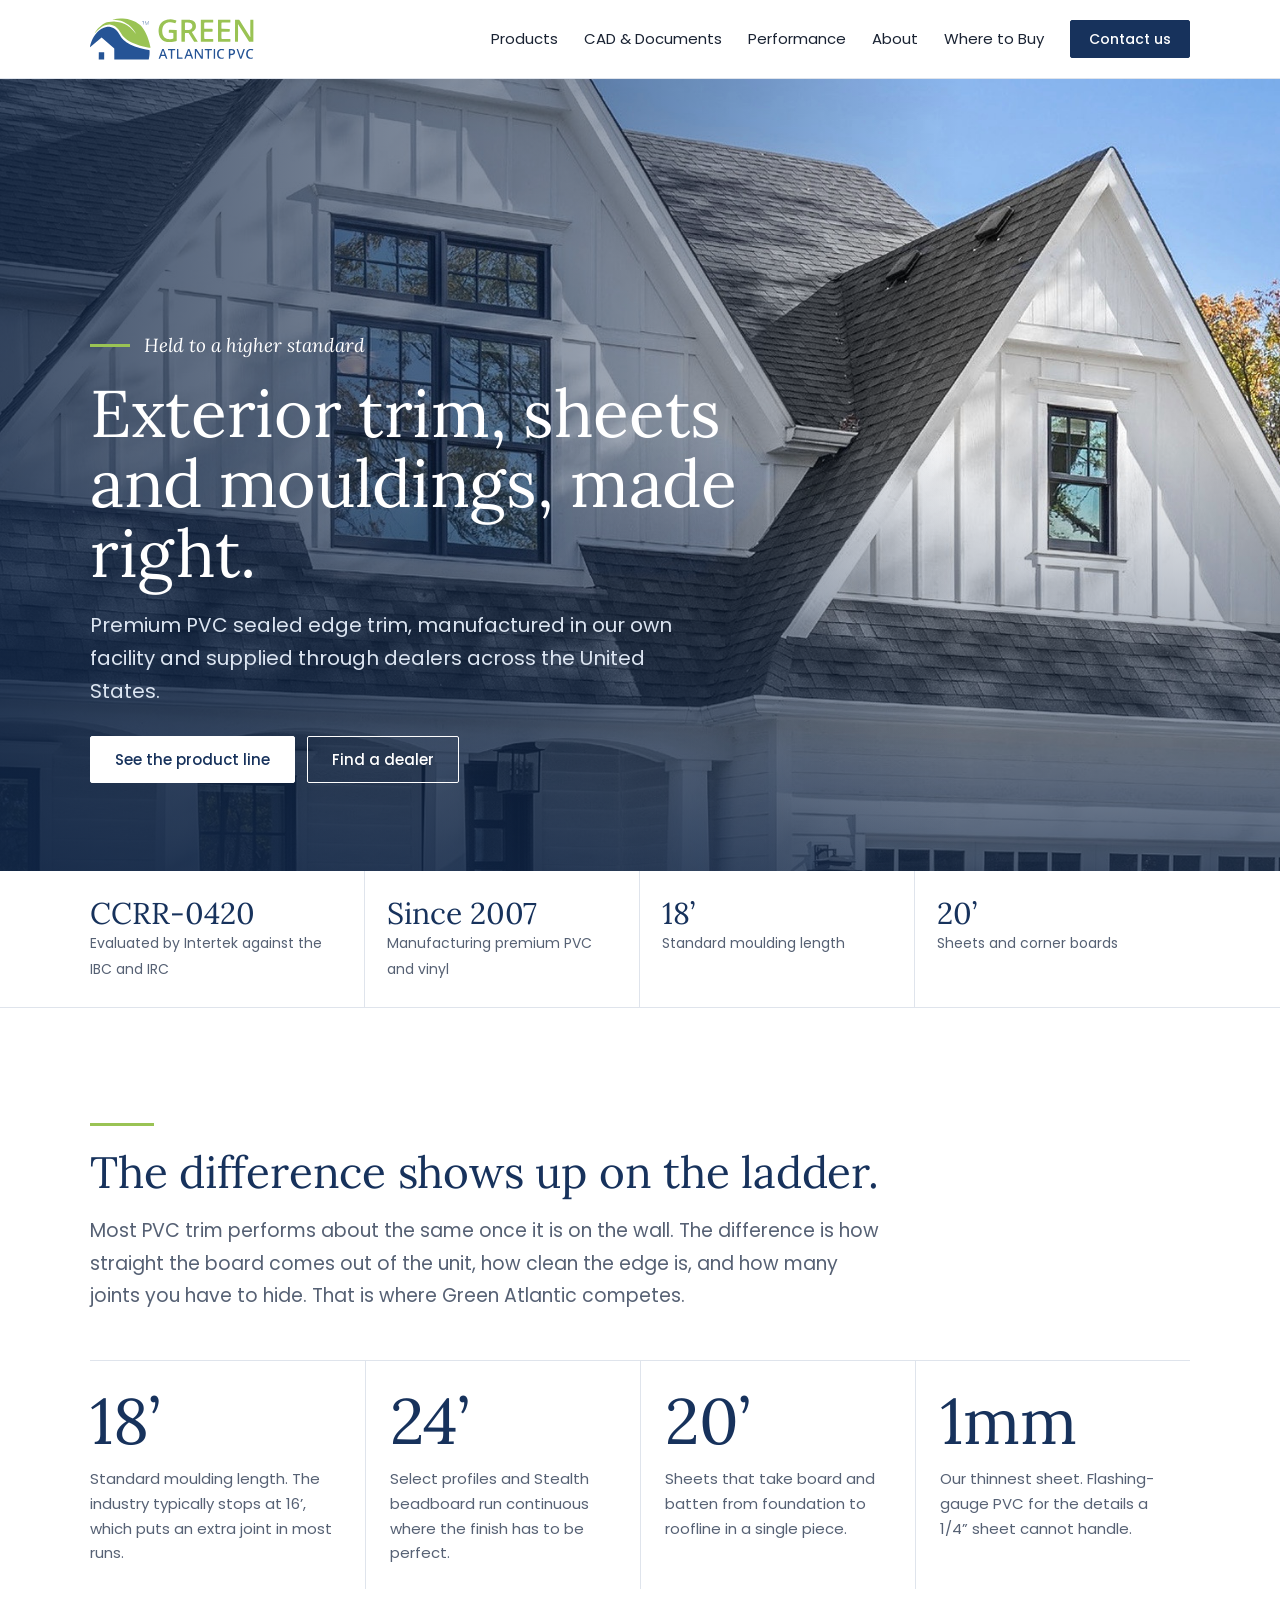
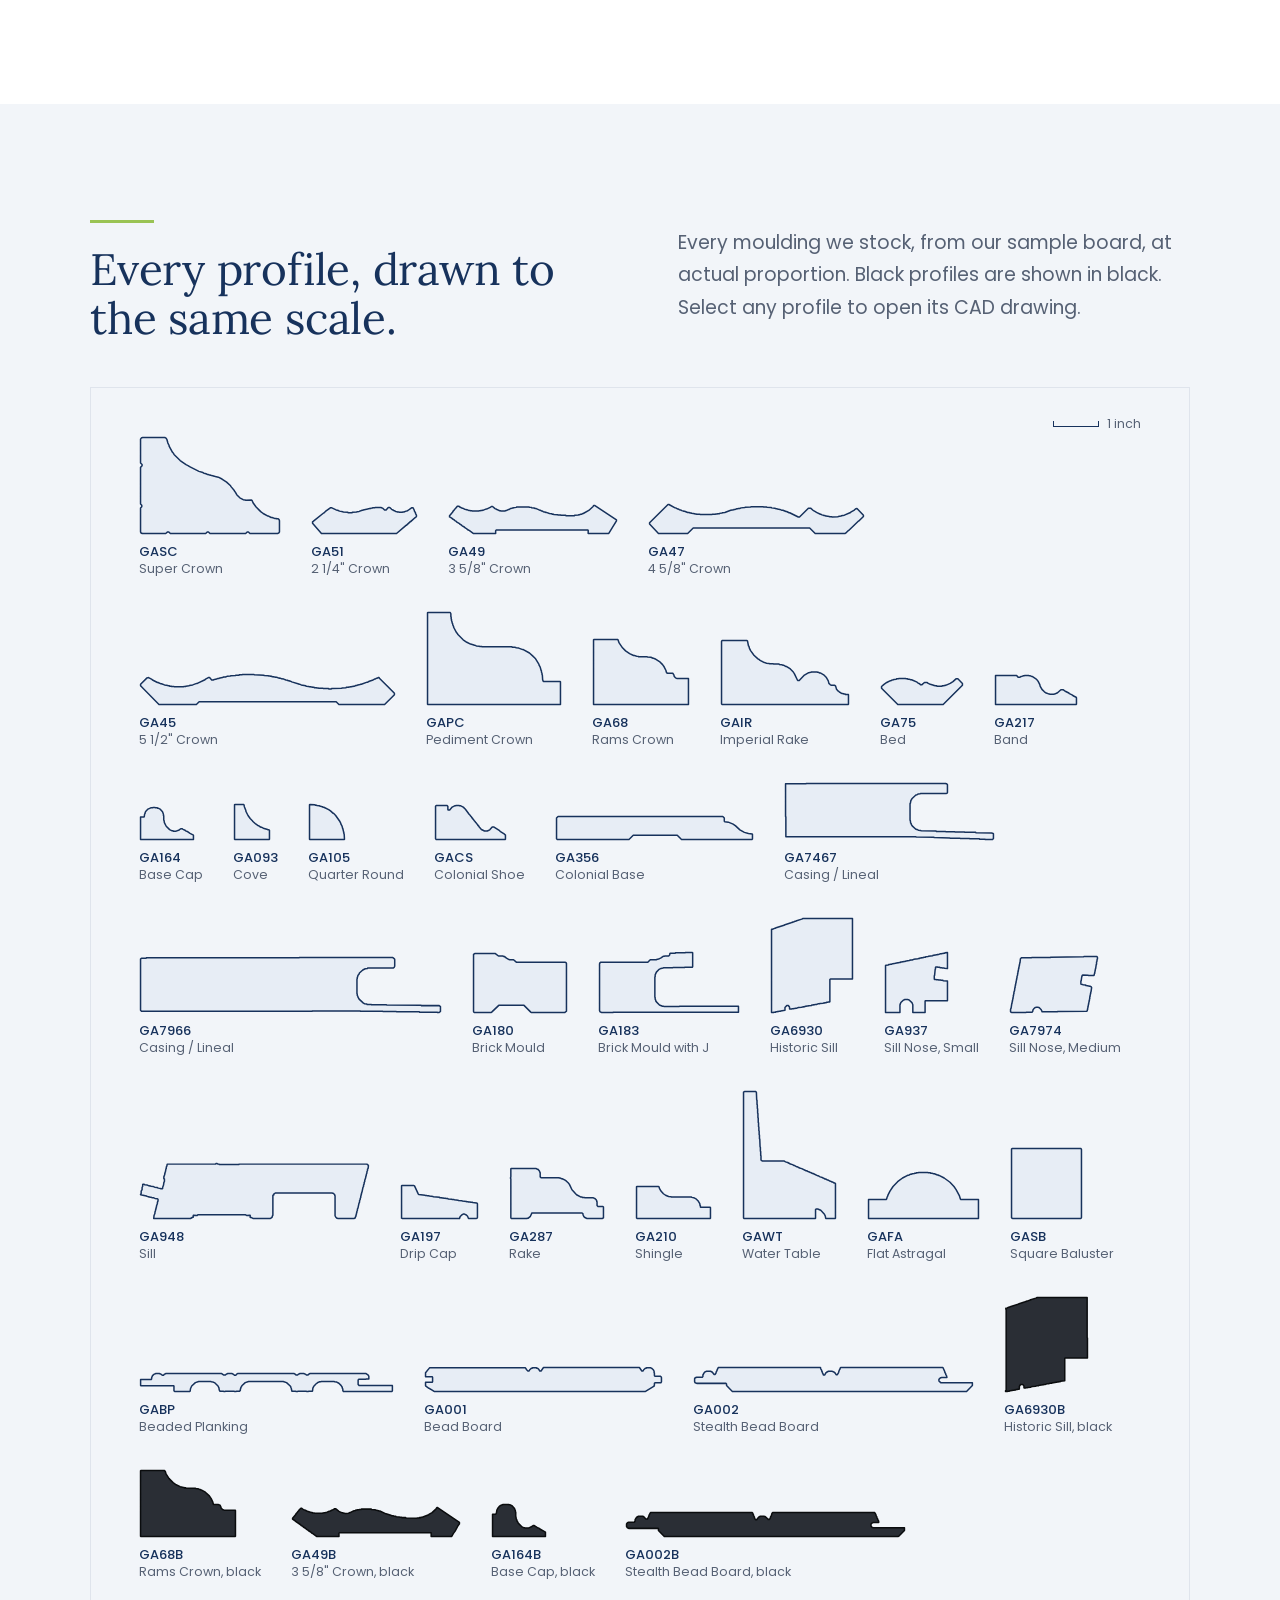
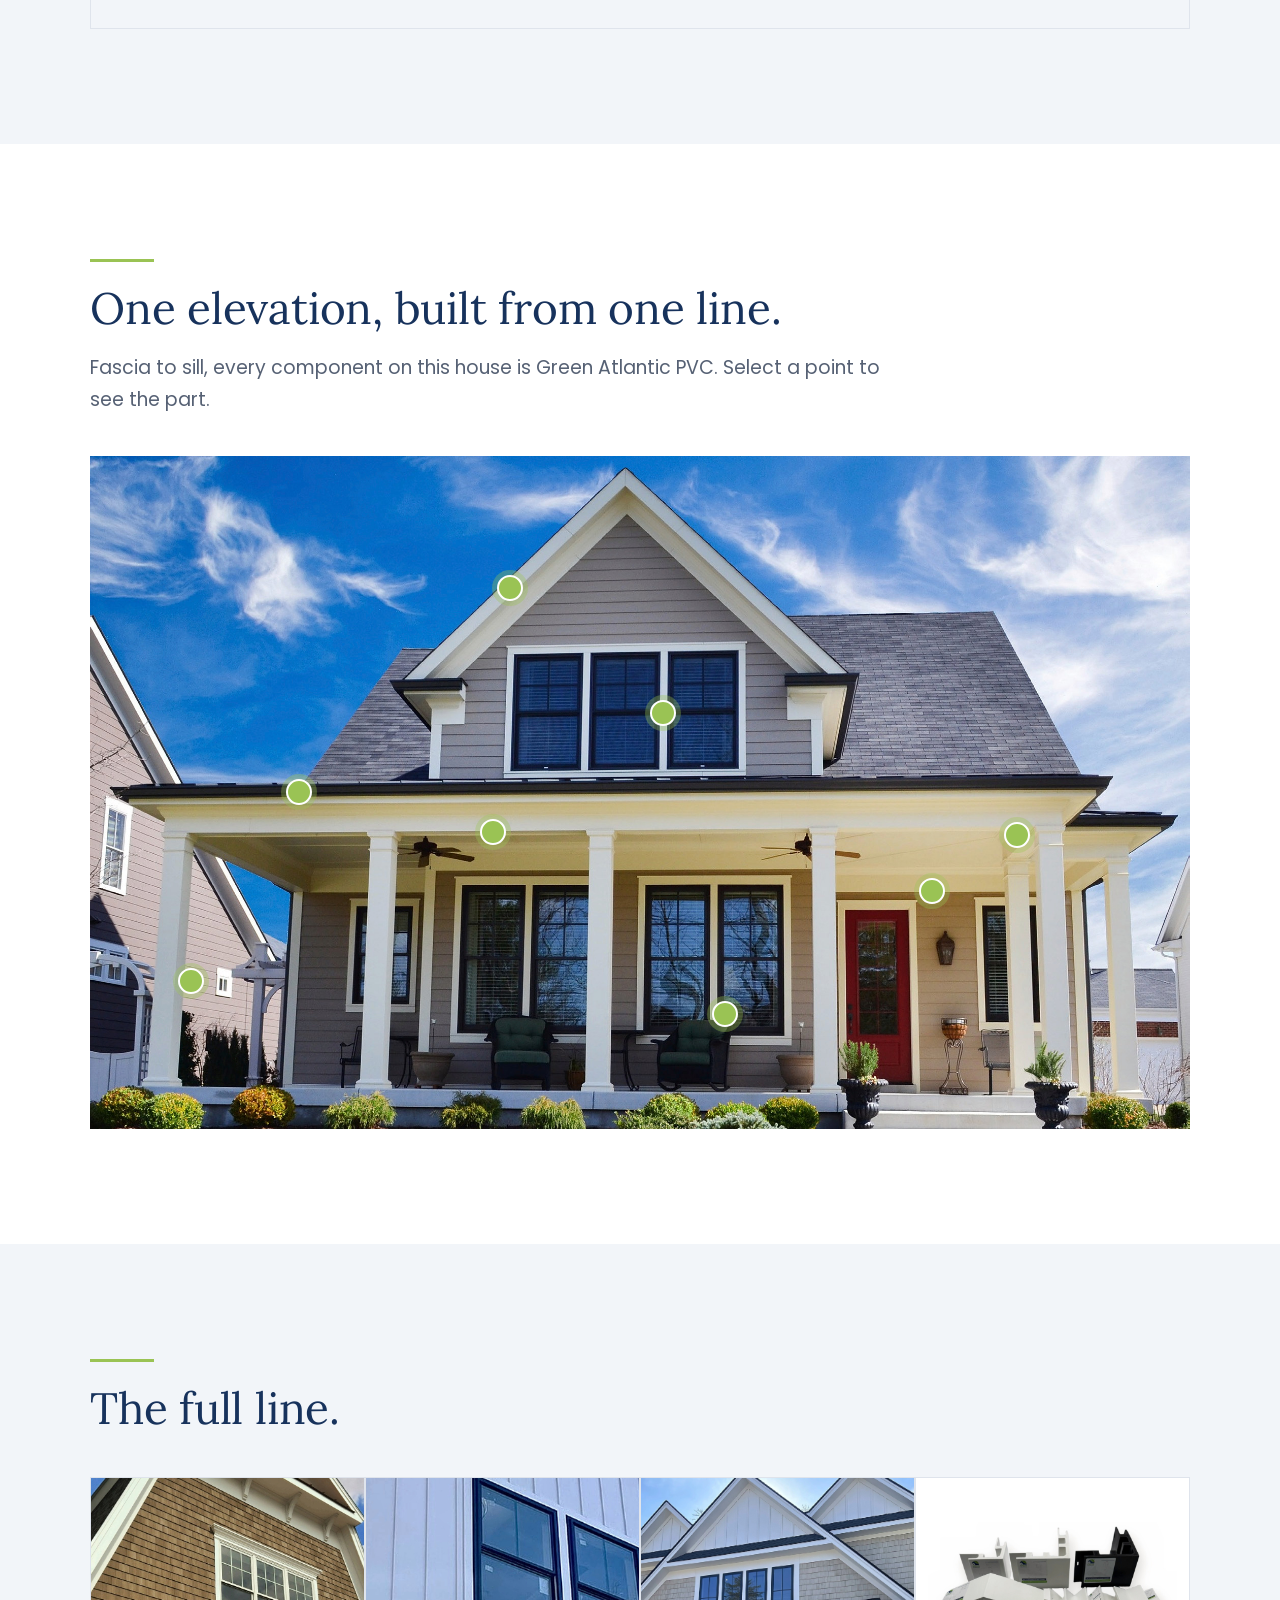
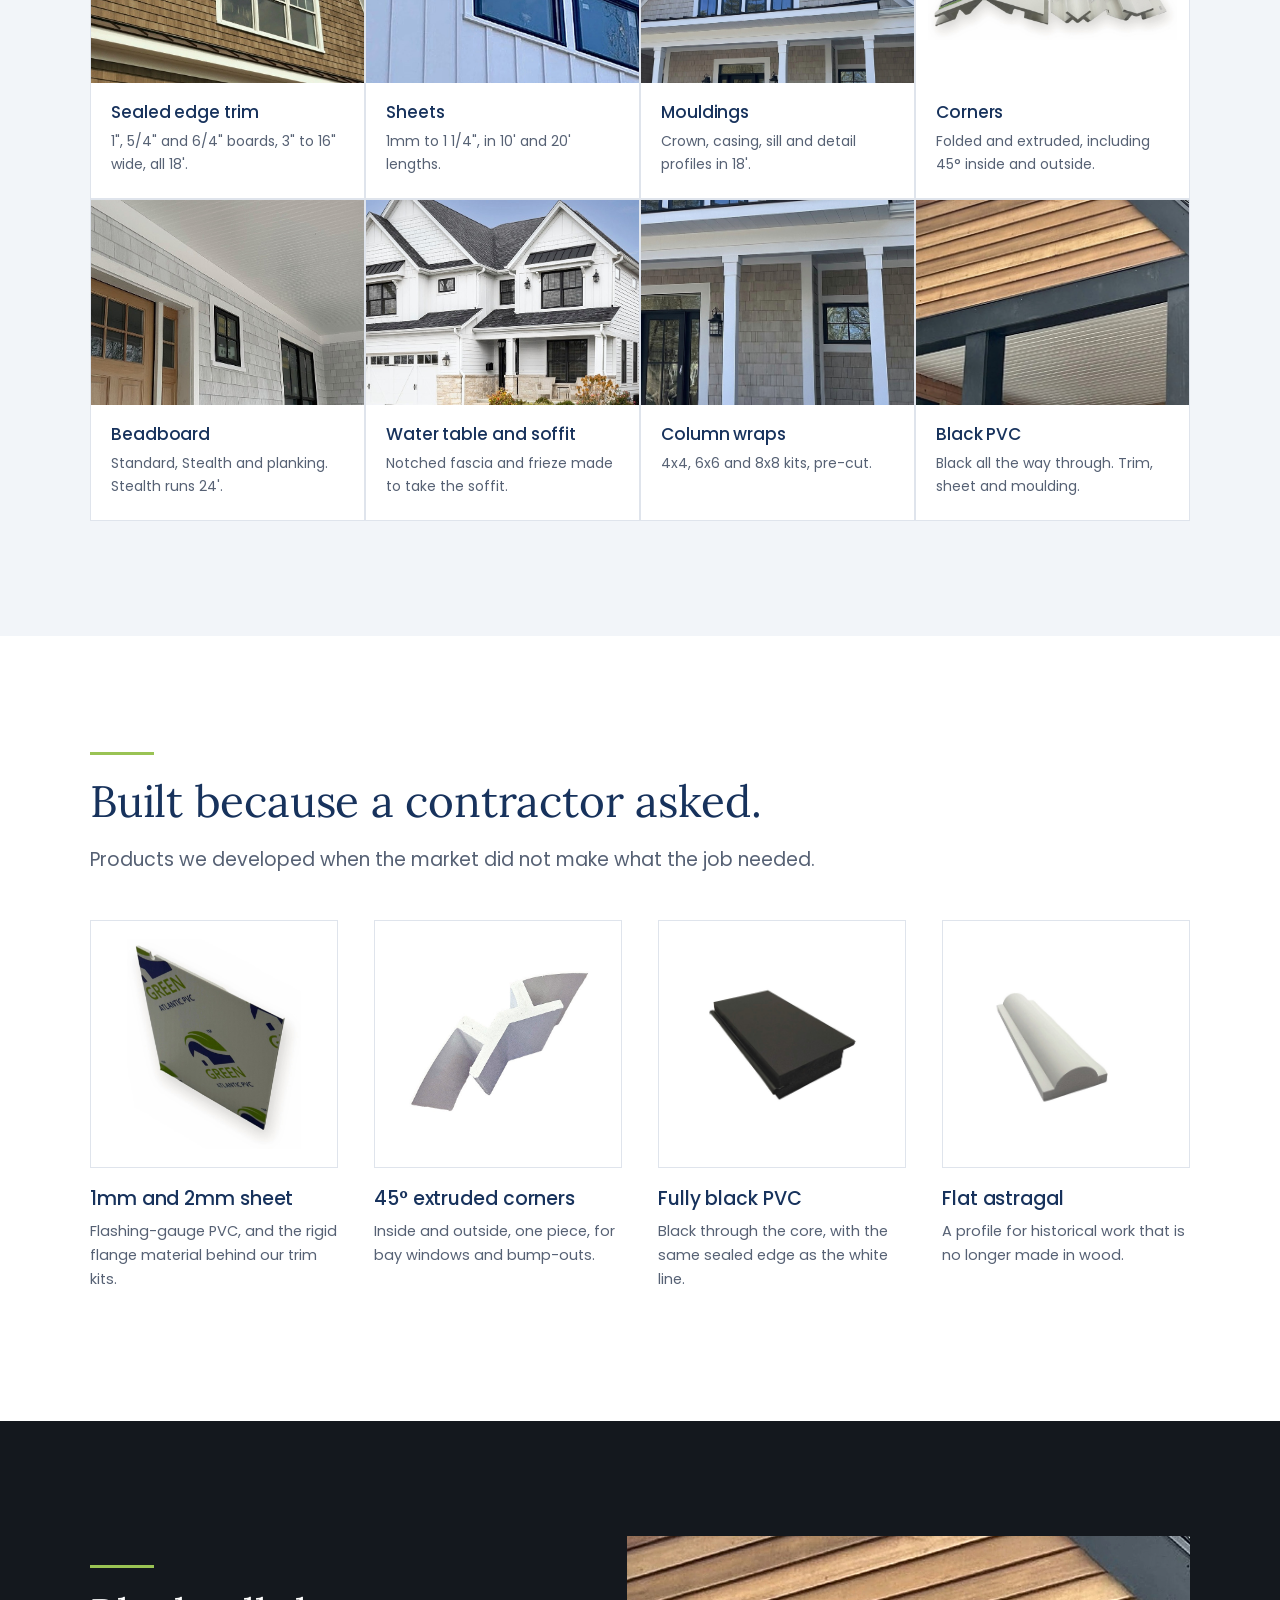
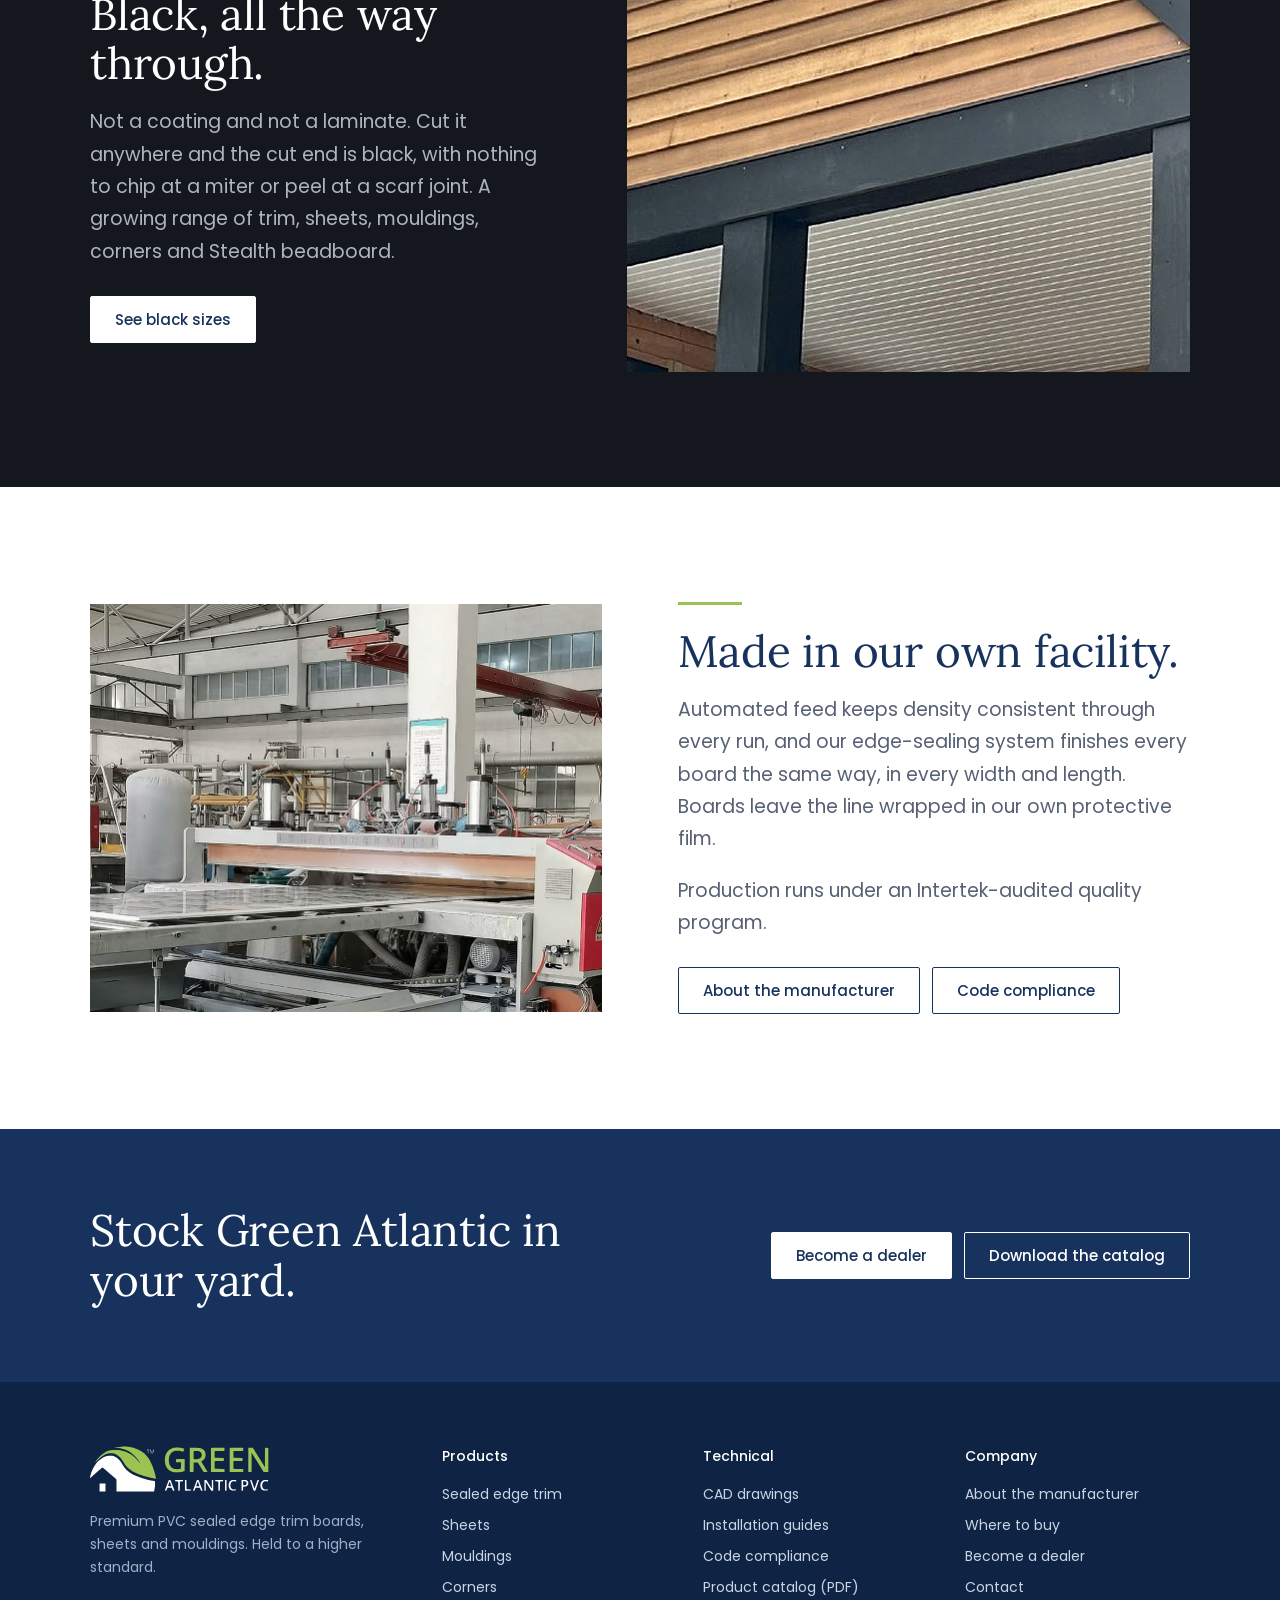
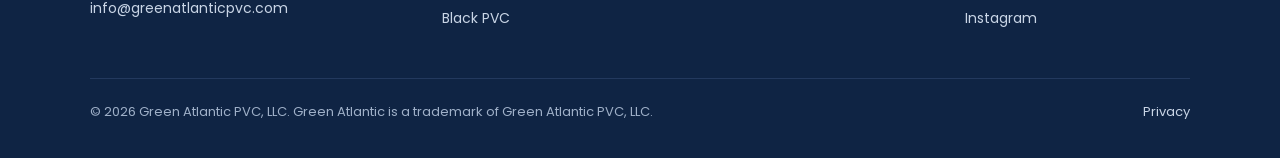
<file: index.html>
<!doctype html>
<html lang="en">
<head>
<meta charset="utf-8">
<meta name="viewport" content="width=device-width, initial-scale=1, viewport-fit=cover">
<title>Green Atlantic PVC | Premium PVC Trim, Sheets and Mouldings</title>
<meta name="description" content="Premium PVC sealed edge trim boards, sheets and mouldings in 18&#x27; and 20&#x27; lengths, manufactured in our own facility and sold through dealers nationwide.">
<meta property="og:title" content="Green Atlantic PVC | Premium PVC Trim, Sheets and Mouldings">
<meta property="og:description" content="Premium PVC sealed edge trim boards, sheets and mouldings in 18&#x27; and 20&#x27; lengths, manufactured in our own facility and sold through dealers nationwide.">
<meta property="og:image" content="https://greenatlanticpvc.com/img/farmhouse.jpg">
<meta name="theme-color" content="#17325C">
<link rel="icon" href="/img/favicon.svg" type="image/svg+xml">
<link rel="preconnect" href="https://fonts.googleapis.com"><link rel="preconnect" href="https://fonts.gstatic.com" crossorigin>
<link href="https://fonts.googleapis.com/css2?family=Lora:ital@0;1&family=Poppins:wght@300;400;500&display=swap" rel="stylesheet">
<link rel="stylesheet" href="/styles.css">
</head>
<body>
<a class="skip" href="#main">Skip to content</a>
<header class="hdr"><div class="wrap">
<a class="brand" href="/" aria-label="Green Atlantic PVC home"><img src="/img/logo.svg" alt="Green Atlantic PVC" width="164" height="42"></a>
<button class="menu-btn" type="button" aria-expanded="false" aria-controls="nav">Menu</button>
<nav class="nav" id="nav" aria-label="Main"><a href="/products.html">Products</a><a href="/cad.html">CAD &amp; Documents</a><a href="/performance.html">Performance</a><a href="/about.html">About</a><a href="/dealers.html">Where to Buy</a><a class="btn" href="/contact.html">Contact us</a></nav>
</div></header>
<main id="main">

<section class="hero">
<img class="bg" src="/img/farmhouse.jpg" alt="White board and batten farmhouse with black windows, trimmed in Green Atlantic PVC" fetchpriority="high">
<div class="wrap">
<p class="tag">Held to a higher standard</p>
<h1 style="max-width:18ch">Exterior trim, sheets and mouldings, made right.</h1>
<p>Premium PVC sealed edge trim, manufactured in our own facility and supplied through dealers across the United States.</p>
<div class="btns"><a class="btn light" href="/products.html">See the product line</a><a class="btn light" style="background:transparent;color:#fff" href="/dealers.html">Find a dealer</a></div>
</div>
</section>
<section class="proof"><div class="wrap">
<div><b>CCRR-0420</b><span>Evaluated by Intertek against the IBC and IRC</span></div>
<div><b>Since 2007</b><span>Manufacturing premium PVC and vinyl</span></div>
<div><b>18&rsquo;</b><span>Standard moulding length</span></div>
<div><b>20&rsquo;</b><span>Sheets and corner boards</span></div>
</div></section>

<section class="sec"><div class="wrap">
<span class="rule"></span>
<h2>The difference shows up on the ladder.</h2>
<p class="lede" style="margin-top:18px">Most PVC trim performs about the same once it is on the wall. The difference is how straight the board comes out of the unit, how clean the edge is, and how many joints you have to hide. That is where Green Atlantic competes.</p>
<div class="lengths">
<div><b>18&rsquo;</b><p>Standard moulding length. The industry typically stops at 16&rsquo;, which puts an extra joint in most runs.</p></div>
<div><b>24&rsquo;</b><p>Select profiles and Stealth beadboard run continuous where the finish has to be perfect.</p></div>
<div><b>20&rsquo;</b><p>Sheets that take board and batten from foundation to roofline in a single piece.</p></div>
<div><b>1mm</b><p>Our thinnest sheet. Flashing-gauge PVC for the details a 1/4&rdquo; sheet cannot handle.</p></div>
</div>
</div></section>

<section class="sec mist"><div class="wrap">
<div class="split" style="align-items:end">
<div><span class="rule"></span><h2>Every profile, drawn to the same scale.</h2></div>
<p class="lede">Every moulding we stock, from our sample board, at actual proportion. Black profiles are shown in black. Select any profile to open its CAD drawing.</p>
</div>
<div class="board"><div class="scale" id="board-scale"><i></i> 1 inch</div><div class="board-grid" id="board"></div></div>
</div></section>

<section class="sec"><div class="wrap">
<span class="rule"></span>
<h2>One elevation, built from one line.</h2>
<p class="lede" style="margin-top:18px">Fascia to sill, every component on this house is Green Atlantic PVC. Select a point to see the part.</p>
<div class="anat"><img src="/img/anatomy.jpg" alt="A home with a full front porch, trimmed entirely in Green Atlantic PVC" loading="lazy"><button type="button" style="left:19%;top:50%" data-t="Notched fascia" data-d="3/4&quot; x 7 1/4&quot;, machined to take the soffit." aria-label="Notched fascia" aria-expanded="false"></button><button type="button" style="left:38.2%;top:19.6%" data-t="Rake moulding" data-d="GA287, 1 1/16&quot; x 2&quot;." aria-label="Rake moulding" aria-expanded="false"></button><button type="button" style="left:52.1%;top:38.2%" data-t="Sealed edge trim" data-d="3/4&quot; and 1&quot; boards around every window." aria-label="Sealed edge trim" aria-expanded="false"></button><button type="button" style="left:84.3%;top:56.4%" data-t="Crown moulding" data-d="Extruded crown in 18&#x27; lengths." aria-label="Crown moulding" aria-expanded="false"></button><button type="button" style="left:9.2%;top:78%" data-t="Column wrap" data-d="4x4, 6x6 and 8x8, pre-cut to assemble." aria-label="Column wrap" aria-expanded="false"></button><button type="button" style="left:36.6%;top:55.9%" data-t="Beadboard soffit" data-d="1/2&quot; x 4&#x27; beaded sheet." aria-label="Beadboard soffit" aria-expanded="false"></button><button type="button" style="left:57.7%;top:83%" data-t="Sill nose" data-d="Sill and sill nose profiles shed water off the sill." aria-label="Sill nose" aria-expanded="false"></button><button type="button" style="left:76.5%;top:64.6%" data-t="Frieze board" data-d="1&quot; x 5 1/2&quot;, notched for soffit." aria-label="Frieze board" aria-expanded="false"></button></div>
<div class="anat-list"><div><b>Notched fascia</b>3/4&quot; x 7 1/4&quot;, machined to take the soffit.</div><div><b>Rake moulding</b>GA287, 1 1/16&quot; x 2&quot;.</div><div><b>Sealed edge trim</b>3/4&quot; and 1&quot; boards around every window.</div><div><b>Crown moulding</b>Extruded crown in 18&#x27; lengths.</div><div><b>Column wrap</b>4x4, 6x6 and 8x8, pre-cut to assemble.</div><div><b>Beadboard soffit</b>1/2&quot; x 4&#x27; beaded sheet.</div><div><b>Sill nose</b>Sill and sill nose profiles shed water off the sill.</div><div><b>Frieze board</b>1&quot; x 5 1/2&quot;, notched for soffit.</div></div>
</div></section>

<section class="sec mist"><div class="wrap">
<span class="rule"></span>
<h2>The full line.</h2>
<div class="fam"><a href="/products.html#trim"><div class="ph"><img src="/img/trim-gable.jpg" alt="" loading="lazy"></div><div class="tx"><h3>Sealed edge trim</h3><p>1&quot;, 5/4&quot; and 6/4&quot; boards, 3&quot; to 16&quot; wide, all 18&#x27;.</p></div></a><a href="/products.html#sheets"><div class="ph"><img src="/img/board-batten.jpg" alt="" loading="lazy"></div><div class="tx"><h3>Sheets</h3><p>1mm to 1 1/4&quot;, in 10&#x27; and 20&#x27; lengths.</p></div></a><a href="/products.html#mouldings"><div class="ph"><img src="/img/gables.jpg" alt="" loading="lazy"></div><div class="tx"><h3>Mouldings</h3><p>Crown, casing, sill and detail profiles in 18&#x27;.</p></div></a><a href="/products.html#corners"><div class="ph"><img class=cut src="/img/extruded-corners.jpg" alt="" loading="lazy"></div><div class="tx"><h3>Corners</h3><p>Folded and extruded, including 45° inside and outside.</p></div></a><a href="/products.html#beadboard"><div class="ph"><img src="/img/porch-ceiling.jpg" alt="" loading="lazy"></div><div class="tx"><h3>Beadboard</h3><p>Standard, Stealth and planking. Stealth runs 24&#x27;.</p></div></a><a href="/products.html#soffit"><div class="ph"><img src="/img/watertable-house.jpg" alt="" loading="lazy"></div><div class="tx"><h3>Water table and soffit</h3><p>Notched fascia and frieze made to take the soffit.</p></div></a><a href="/products.html#wraps"><div class="ph"><img src="/img/column-wraps.jpg" alt="" loading="lazy"></div><div class="tx"><h3>Column wraps</h3><p>4x4, 6x6 and 8x8 kits, pre-cut.</p></div></a><a href="/products.html#black"><div class="ph"><img src="/img/black-pavilion.jpg" alt="" loading="lazy"></div><div class="tx"><h3>Black PVC</h3><p>Black all the way through. Trim, sheet and moulding.</p></div></a></div>
</div></section>

<section class="sec"><div class="wrap">
<span class="rule"></span>
<h2>Built because a contractor asked.</h2>
<p class="lede" style="margin-top:18px">Products we developed when the market did not make what the job needed.</p>
<div class="firsts">
<div><img src="/img/thin-sheet.jpg" alt="Thin-gauge PVC sheet" loading="lazy"><h3>1mm and 2mm sheet</h3><p>Flashing-gauge PVC, and the rigid flange material behind our trim kits.</p></div>
<div><img src="/img/corner-45.jpg" alt="45 degree extruded corner" loading="lazy"><h3>45&deg; extruded corners</h3><p>Inside and outside, one piece, for bay windows and bump-outs.</p></div>
<div><img src="/img/black-board.jpg" alt="Black PVC trim board" loading="lazy"><h3>Fully black PVC</h3><p>Black through the core, with the same sealed edge as the white line.</p></div>
<div><img src="/img/flat-astragal.jpg" alt="Flat astragal moulding" loading="lazy"><h3>Flat astragal</h3><p>A profile for historical work that is no longer made in wood.</p></div>
</div>
</div></section>

<section class="sec black-band"><div class="wrap split wide-img">
<div><span class="rule"></span><h2>Black, all the way through.</h2>
<p class="lede" style="margin-top:18px">Not a coating and not a laminate. Cut it anywhere and the cut end is black, with nothing to chip at a miter or peel at a scarf joint. A growing range of trim, sheets, mouldings, corners and Stealth beadboard.</p>
<div class="btns"><a class="btn light" href="/products.html#black">See black sizes</a></div></div>
<img src="/img/black-pavilion.jpg" alt="Pavilion framed in black PVC trim" loading="lazy">
</div></section>

<section class="sec"><div class="wrap split">
<img src="/img/facility.jpg" alt="Extrusion line in the Green Atlantic facility" loading="lazy">
<div><span class="rule"></span><h2>Made in our own facility.</h2>
<p class="lede" style="margin-top:18px">Automated feed keeps density consistent through every run, and our edge-sealing system finishes every board the same way, in every width and length. Boards leave the line wrapped in our own protective film.</p>
<p class="lede">Production runs under an Intertek-audited quality program.</p>
<div class="btns"><a class="btn ghost" href="/about.html">About the manufacturer</a><a class="btn ghost" href="/performance.html">Code compliance</a></div></div>
</div></section>

<section class="sec tight cta-band"><div class="wrap">
<h2>Stock Green Atlantic in your yard.</h2>
<div class="btns" style="margin:0"><a class="btn light" href="/dealers.html#become">Become a dealer</a><a class="btn light" style="background:transparent;color:#fff" href="/docs/green-atlantic-catalog.pdf">Download the catalog</a></div>
</div></section>

</main>
<footer class="ftr"><div class="wrap">
<div class="cols">
<div><img src="/img/logo-reverse.svg" alt="Green Atlantic PVC" width="180" height="46"><p>Premium PVC sealed edge trim boards, sheets and mouldings. Held to a higher standard.</p><a href="mailto:info@greenatlanticpvc.com">info@greenatlanticpvc.com</a></div>
<div><h4>Products</h4><a href="/products.html#trim">Sealed edge trim</a><a href="/products.html#sheets">Sheets</a><a href="/products.html#mouldings">Mouldings</a><a href="/products.html#corners">Corners</a><a href="/products.html#black">Black PVC</a></div>
<div><h4>Technical</h4><a href="/cad.html">CAD drawings</a><a href="/cad.html#documents">Installation guides</a><a href="/performance.html">Code compliance</a><a href="/docs/green-atlantic-catalog.pdf">Product catalog (PDF)</a></div>
<div><h4>Company</h4><a href="/about.html">About the manufacturer</a><a href="/dealers.html">Where to buy</a><a href="/dealers.html#become">Become a dealer</a><a href="/contact.html">Contact</a><a href="https://www.instagram.com/greenatlanticpvc/" rel="noopener">Instagram</a></div>
</div>
<div class="base"><span>&copy; <span class="yr">2026</span> Green Atlantic PVC, LLC. Green Atlantic is a trademark of Green Atlantic PVC, LLC.</span><span><a href="/privacy.html">Privacy</a></span></div>
</div></footer>
<script src="/cad-thumbs/index.js"></script><script src="/js/data.js"></script><script src="/js/site.js"></script>
</body>
</html>
</file>
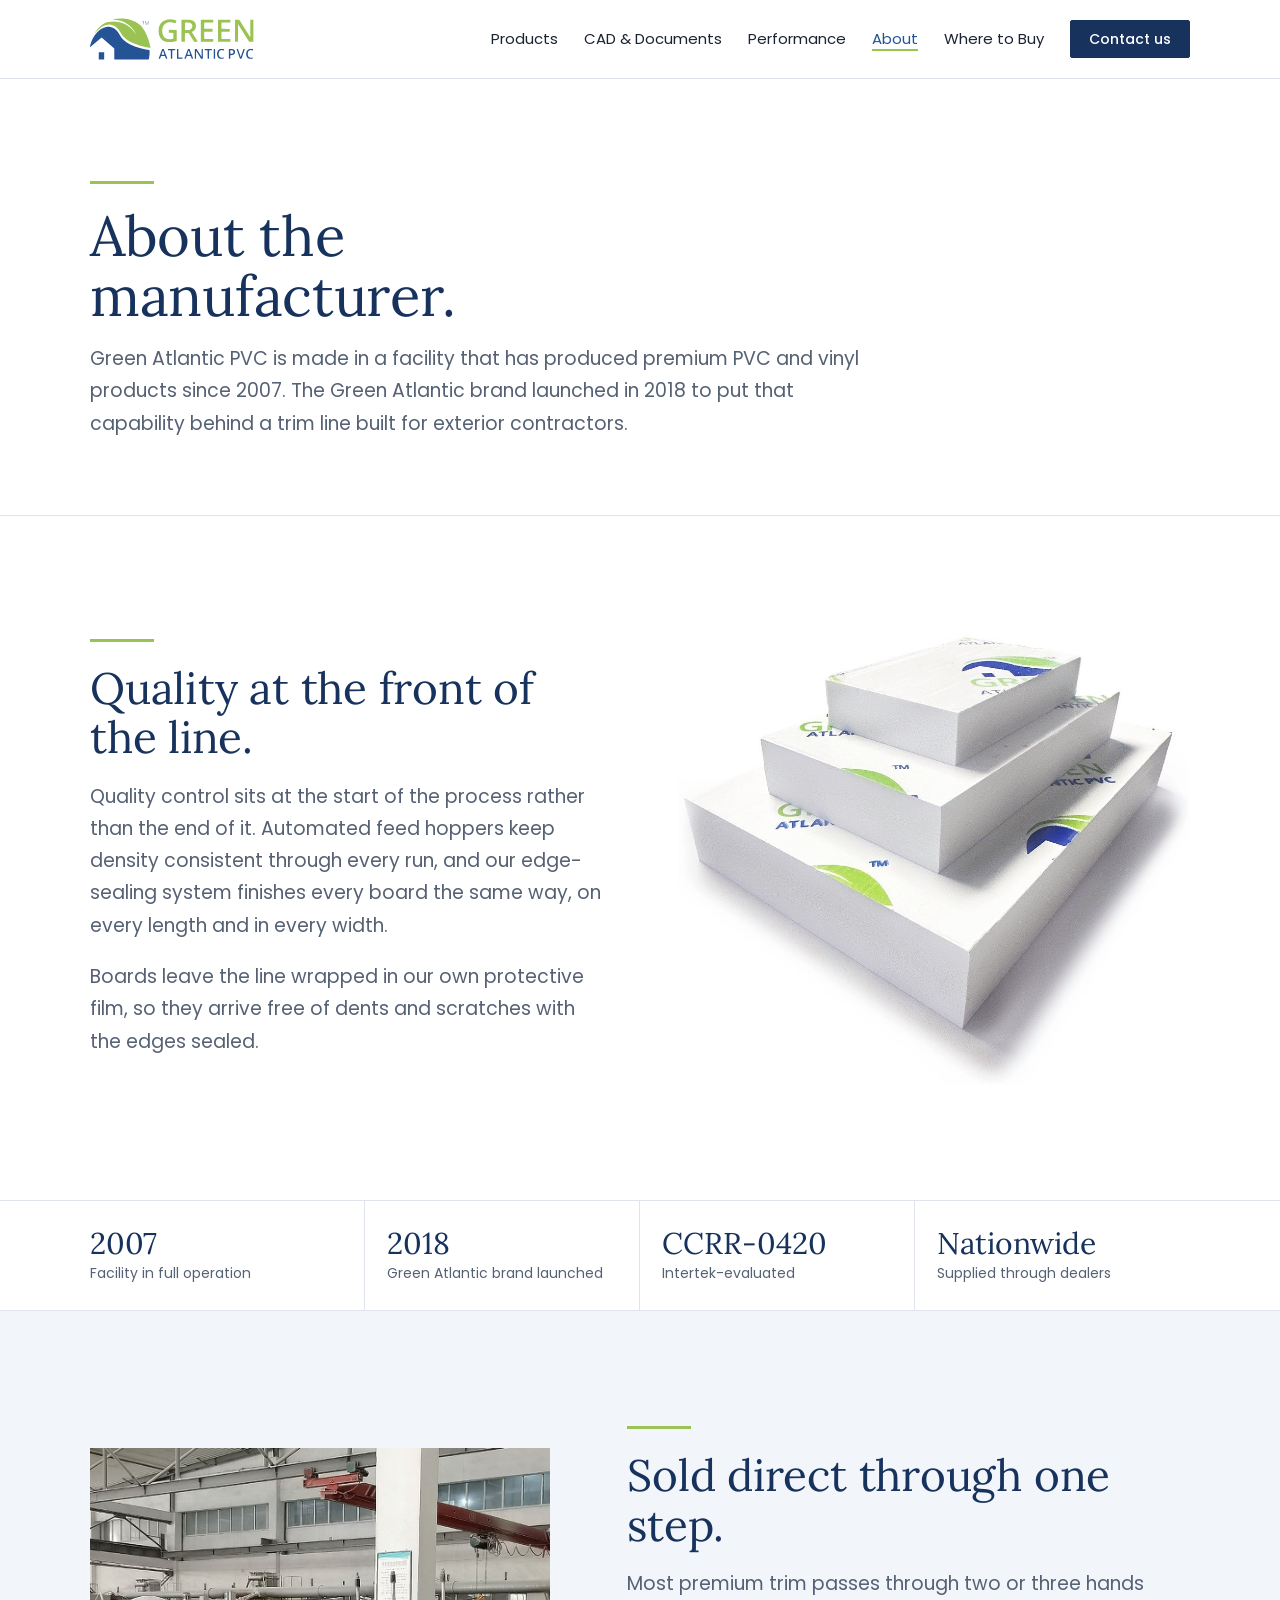
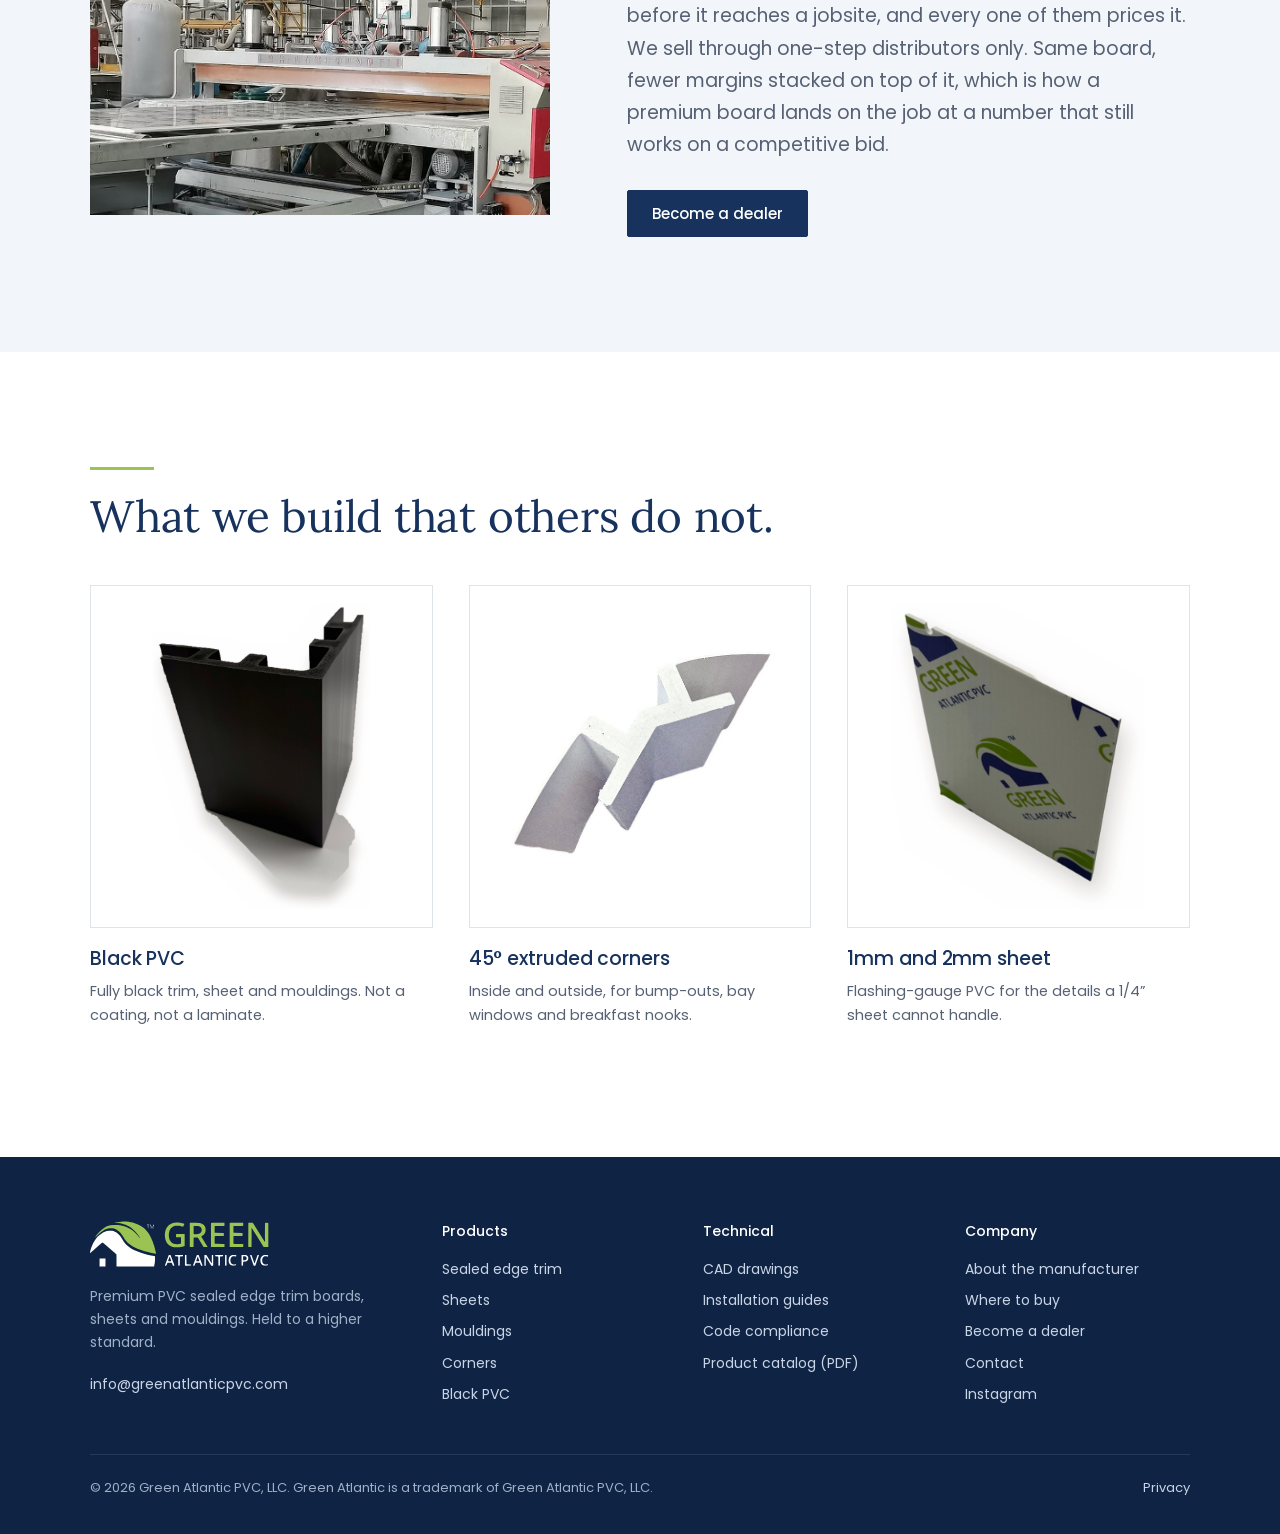
<file: about.html>
<!doctype html>
<html lang="en">
<head>
<meta charset="utf-8">
<meta name="viewport" content="width=device-width, initial-scale=1, viewport-fit=cover">
<title>About | Green Atlantic PVC</title>
<meta name="description" content="Green Atlantic PVC is manufactured in a facility producing premium PVC since 2007, sold through one-step distributors across the United States.">
<meta property="og:title" content="About | Green Atlantic PVC">
<meta property="og:description" content="Green Atlantic PVC is manufactured in a facility producing premium PVC since 2007, sold through one-step distributors across the United States.">
<meta property="og:image" content="https://greenatlanticpvc.com/img/farmhouse.jpg">
<meta name="theme-color" content="#17325C">
<link rel="icon" href="/img/favicon.svg" type="image/svg+xml">
<link rel="preconnect" href="https://fonts.googleapis.com"><link rel="preconnect" href="https://fonts.gstatic.com" crossorigin>
<link href="https://fonts.googleapis.com/css2?family=Lora:ital@0;1&family=Poppins:wght@300;400;500&display=swap" rel="stylesheet">
<link rel="stylesheet" href="/styles.css">
</head>
<body>
<a class="skip" href="#main">Skip to content</a>
<header class="hdr"><div class="wrap">
<a class="brand" href="/" aria-label="Green Atlantic PVC home"><img src="/img/logo.svg" alt="Green Atlantic PVC" width="164" height="42"></a>
<button class="menu-btn" type="button" aria-expanded="false" aria-controls="nav">Menu</button>
<nav class="nav" id="nav" aria-label="Main"><a href="/products.html">Products</a><a href="/cad.html">CAD &amp; Documents</a><a href="/performance.html">Performance</a><a href="/about.html" aria-current="page">About</a><a href="/dealers.html">Where to Buy</a><a class="btn" href="/contact.html">Contact us</a></nav>
</div></header>
<main id="main">

<section class="ph-head"><div class="wrap">
<span class="rule"></span><h1>About the manufacturer.</h1>
<p class="lede">Green Atlantic PVC is made in a facility that has produced premium PVC and vinyl products since 2007. The Green Atlantic brand launched in 2018 to put that capability behind a trim line built for exterior contractors.</p>
</div></section>
<section class="sec"><div class="wrap split">
<div><span class="rule"></span><h2>Quality at the front of the line.</h2>
<p class="lede" style="margin-top:18px">Quality control sits at the start of the process rather than the end of it. Automated feed hoppers keep density consistent through every run, and our edge-sealing system finishes every board the same way, on every length and in every width.</p>
<p class="lede">Boards leave the line wrapped in our own protective film, so they arrive free of dents and scratches with the edges sealed.</p></div>
<img src="/img/boards-film.jpg" alt="Green Atlantic boards wrapped in protective film" loading="lazy">
</div></section>
<section class="proof" style="border-top:1px solid var(--line)"><div class="wrap">
<div><b>2007</b><span>Facility in full operation</span></div>
<div><b>2018</b><span>Green Atlantic brand launched</span></div>
<div><b>CCRR-0420</b><span>Intertek-evaluated</span></div>
<div><b>Nationwide</b><span>Supplied through dealers</span></div>
</div></section>
<section class="sec mist"><div class="wrap split wide-img">
<img src="/img/facility.jpg" alt="Extrusion equipment in the Green Atlantic facility" loading="lazy">
<div><span class="rule"></span><h2>Sold direct through one step.</h2>
<p class="lede" style="margin-top:18px">Most premium trim passes through two or three hands before it reaches a jobsite, and every one of them prices it. We sell through one-step distributors only. Same board, fewer margins stacked on top of it, which is how a premium board lands on the job at a number that still works on a competitive bid.</p>
<div class="btns"><a class="btn" href="/dealers.html#become">Become a dealer</a></div></div>
</div></section>
<section class="sec"><div class="wrap">
<span class="rule"></span><h2>What we build that others do not.</h2>
<div class="firsts" style="grid-template-columns:repeat(3,1fr)">
<div><img src="/img/black-corner.jpg" alt="Black extruded corner" loading="lazy"><h3>Black PVC</h3><p>Fully black trim, sheet and mouldings. Not a coating, not a laminate.</p></div>
<div><img src="/img/corner-45.jpg" alt="45 degree extruded corner" loading="lazy"><h3>45&deg; extruded corners</h3><p>Inside and outside, for bump-outs, bay windows and breakfast nooks.</p></div>
<div><img src="/img/thin-sheet.jpg" alt="1mm PVC sheet" loading="lazy"><h3>1mm and 2mm sheet</h3><p>Flashing-gauge PVC for the details a 1/4&rdquo; sheet cannot handle.</p></div>
</div></div></section>

</main>
<footer class="ftr"><div class="wrap">
<div class="cols">
<div><img src="/img/logo-reverse.svg" alt="Green Atlantic PVC" width="180" height="46"><p>Premium PVC sealed edge trim boards, sheets and mouldings. Held to a higher standard.</p><a href="mailto:info@greenatlanticpvc.com">info@greenatlanticpvc.com</a></div>
<div><h4>Products</h4><a href="/products.html#trim">Sealed edge trim</a><a href="/products.html#sheets">Sheets</a><a href="/products.html#mouldings">Mouldings</a><a href="/products.html#corners">Corners</a><a href="/products.html#black">Black PVC</a></div>
<div><h4>Technical</h4><a href="/cad.html">CAD drawings</a><a href="/cad.html#documents">Installation guides</a><a href="/performance.html">Code compliance</a><a href="/docs/green-atlantic-catalog.pdf">Product catalog (PDF)</a></div>
<div><h4>Company</h4><a href="/about.html">About the manufacturer</a><a href="/dealers.html">Where to buy</a><a href="/dealers.html#become">Become a dealer</a><a href="/contact.html">Contact</a><a href="https://www.instagram.com/greenatlanticpvc/" rel="noopener">Instagram</a></div>
</div>
<div class="base"><span>&copy; <span class="yr">2026</span> Green Atlantic PVC, LLC. Green Atlantic is a trademark of Green Atlantic PVC, LLC.</span><span><a href="/privacy.html">Privacy</a></span></div>
</div></footer>
<script src="/js/site.js"></script>
</body>
</html>
</file>
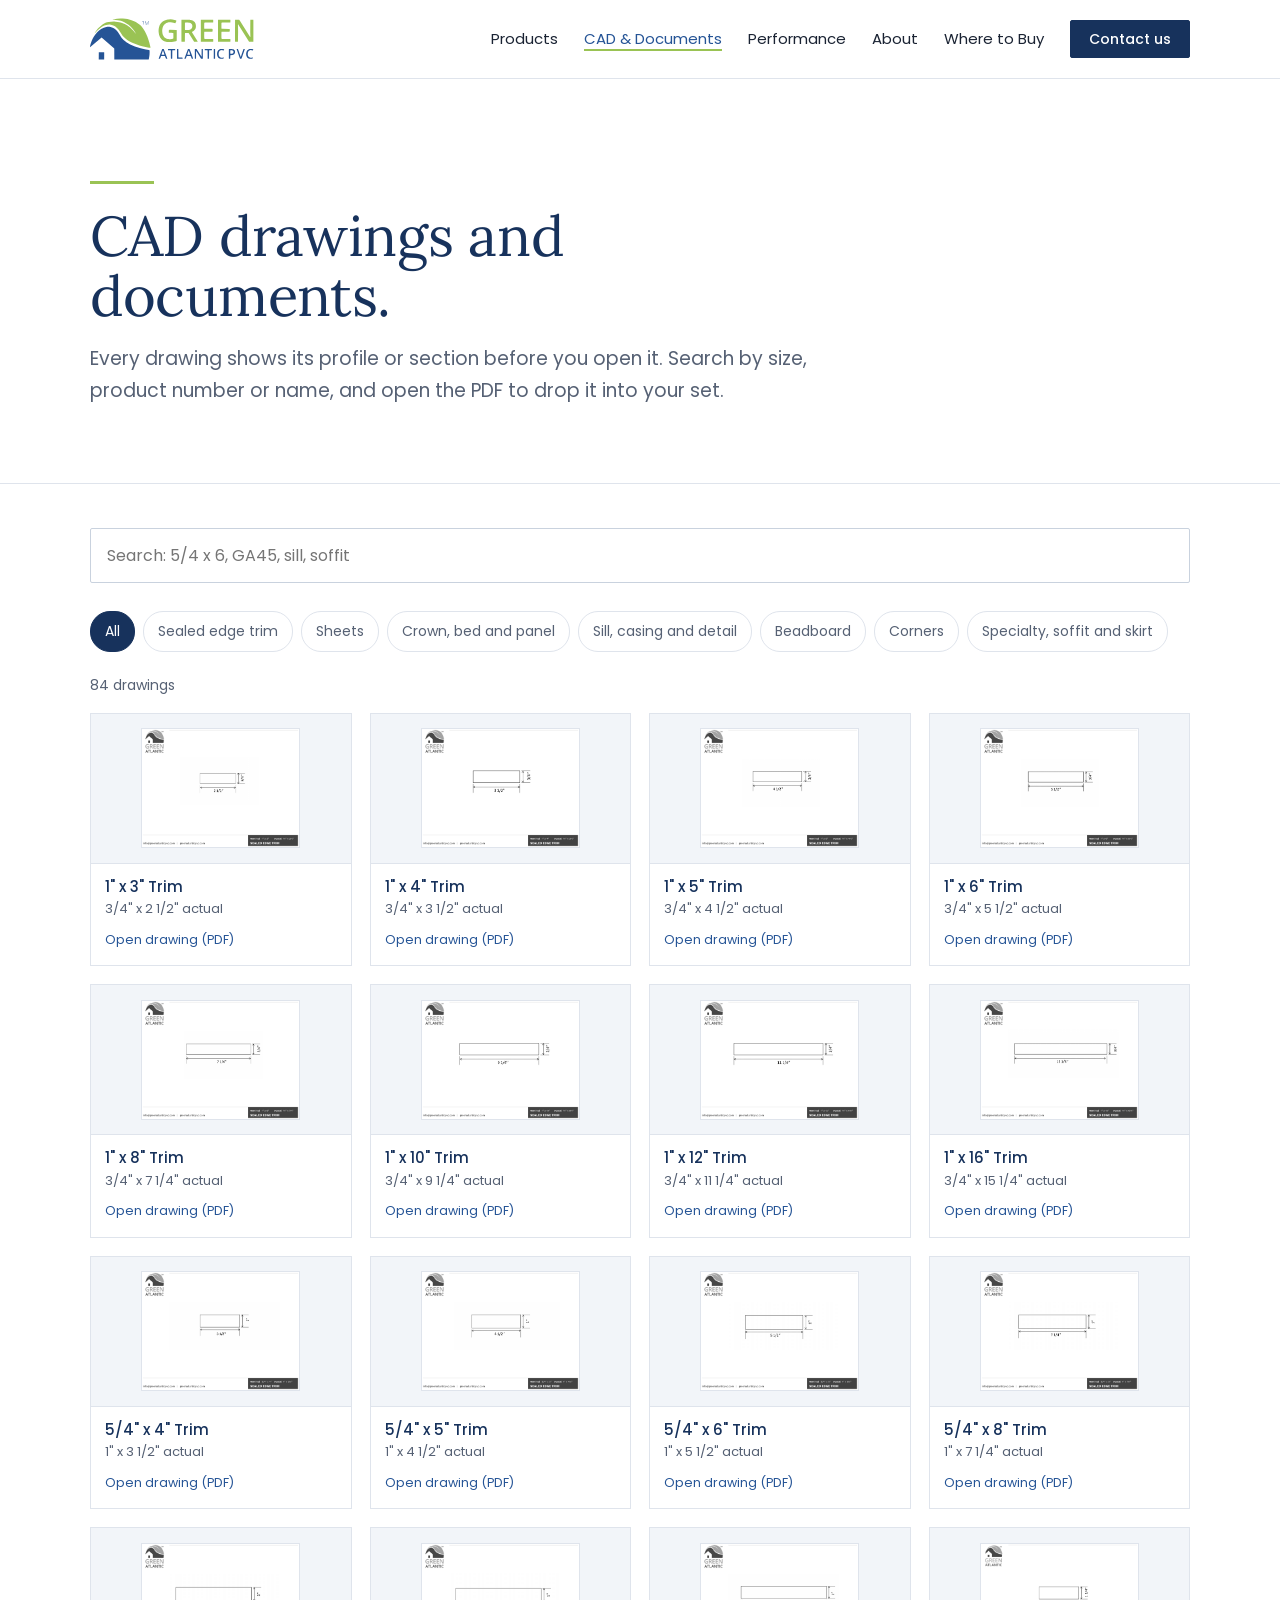
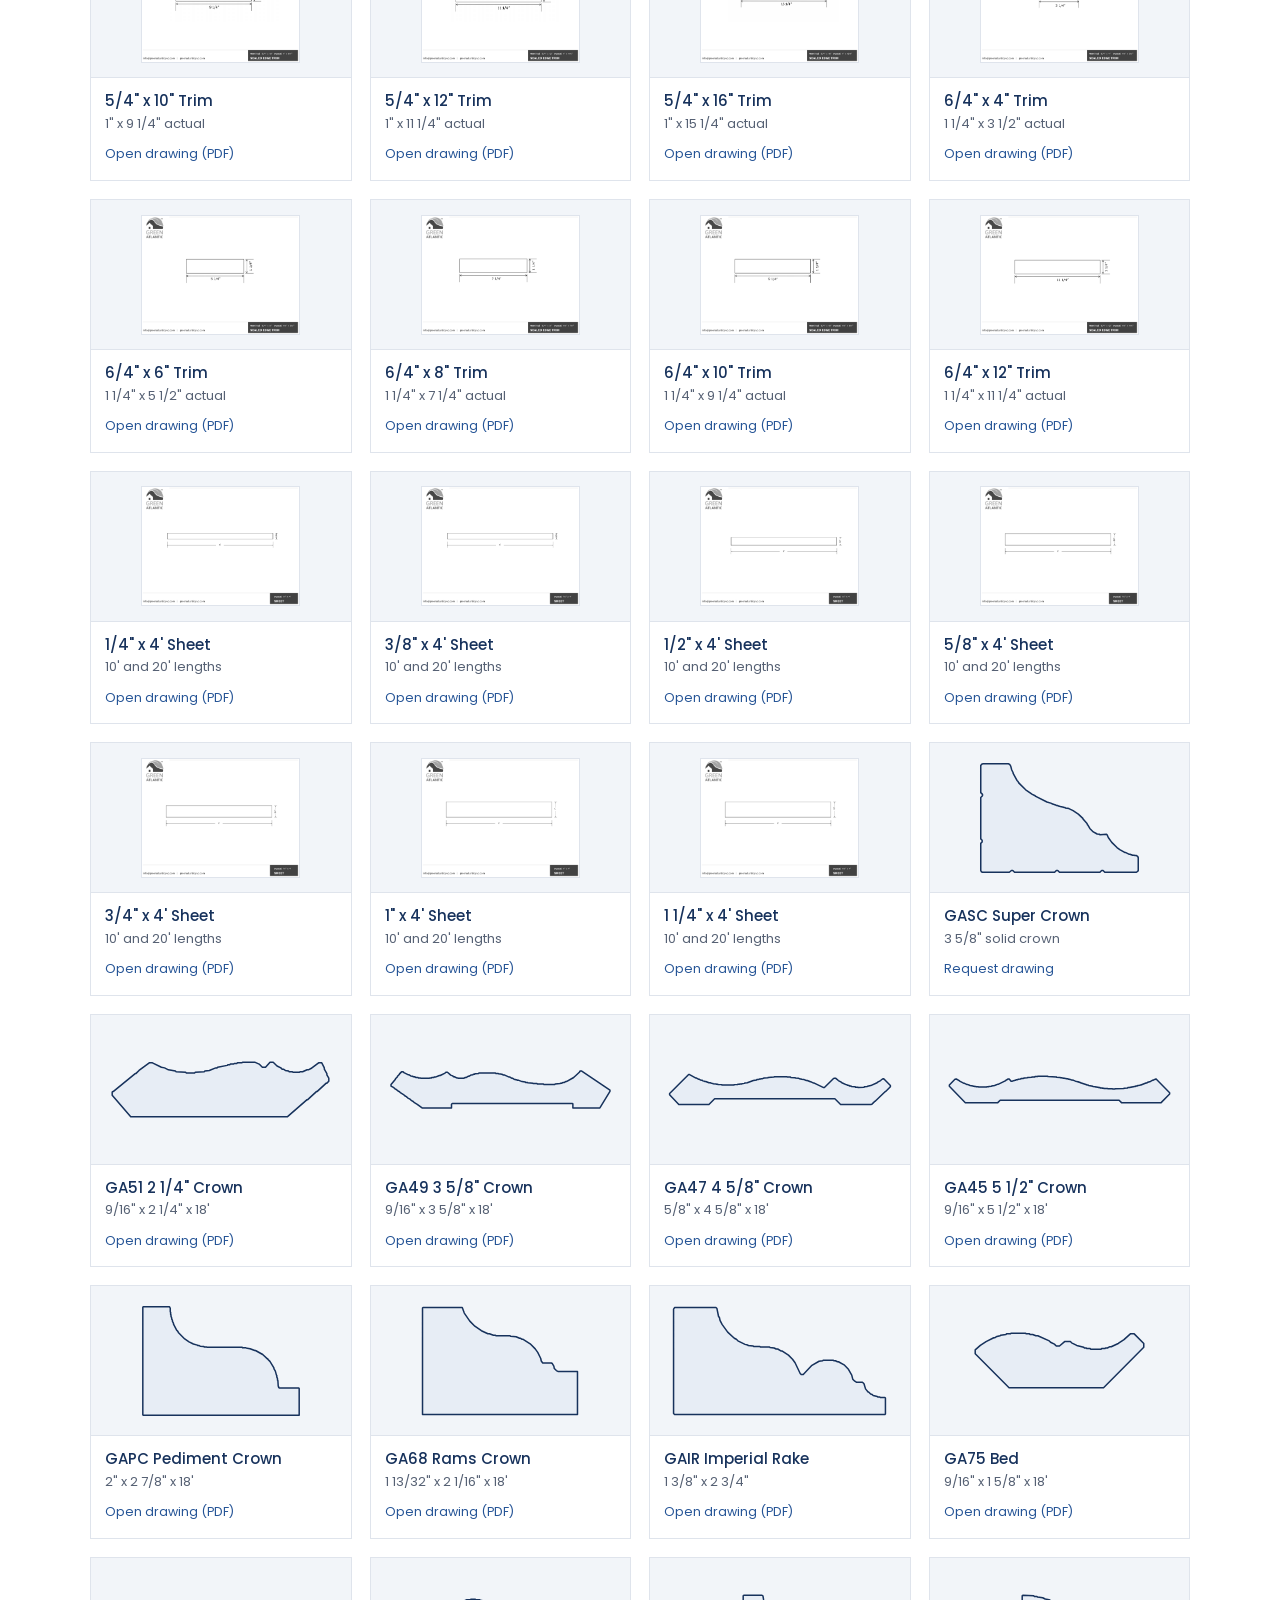
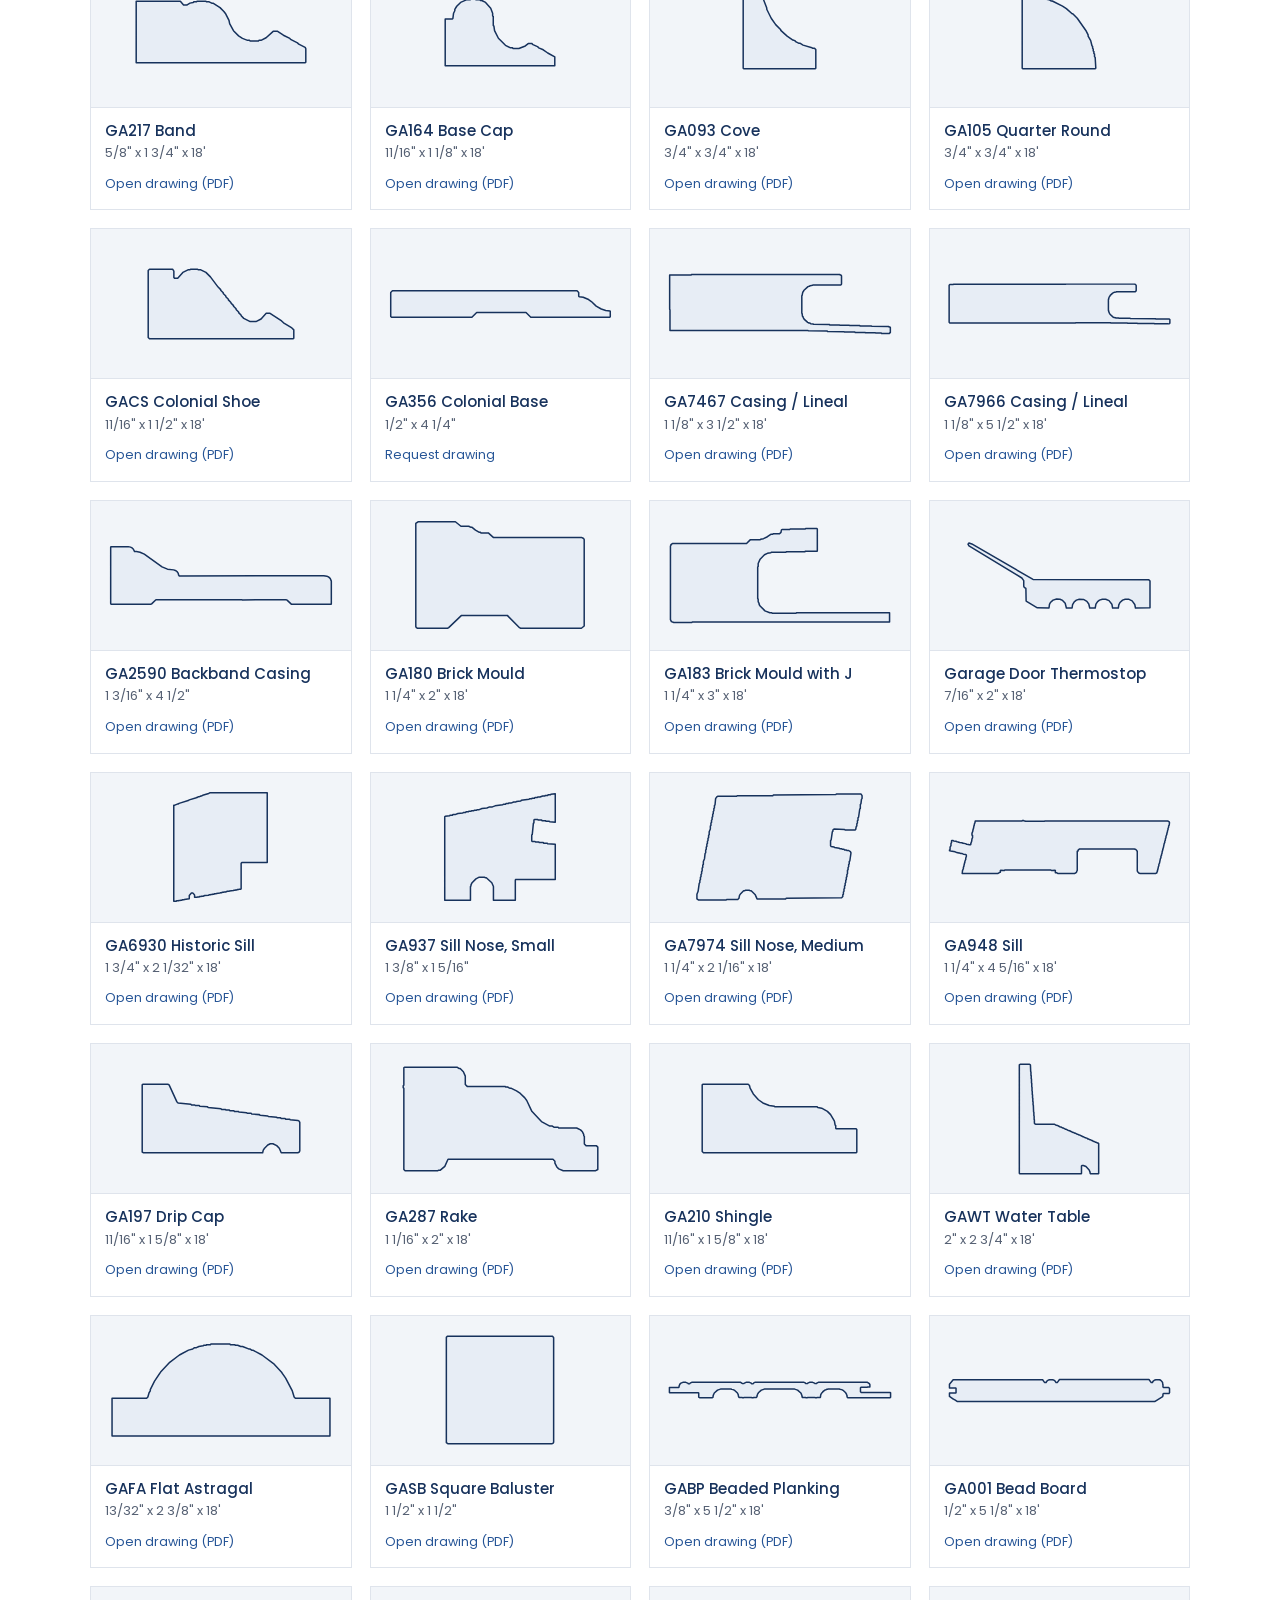
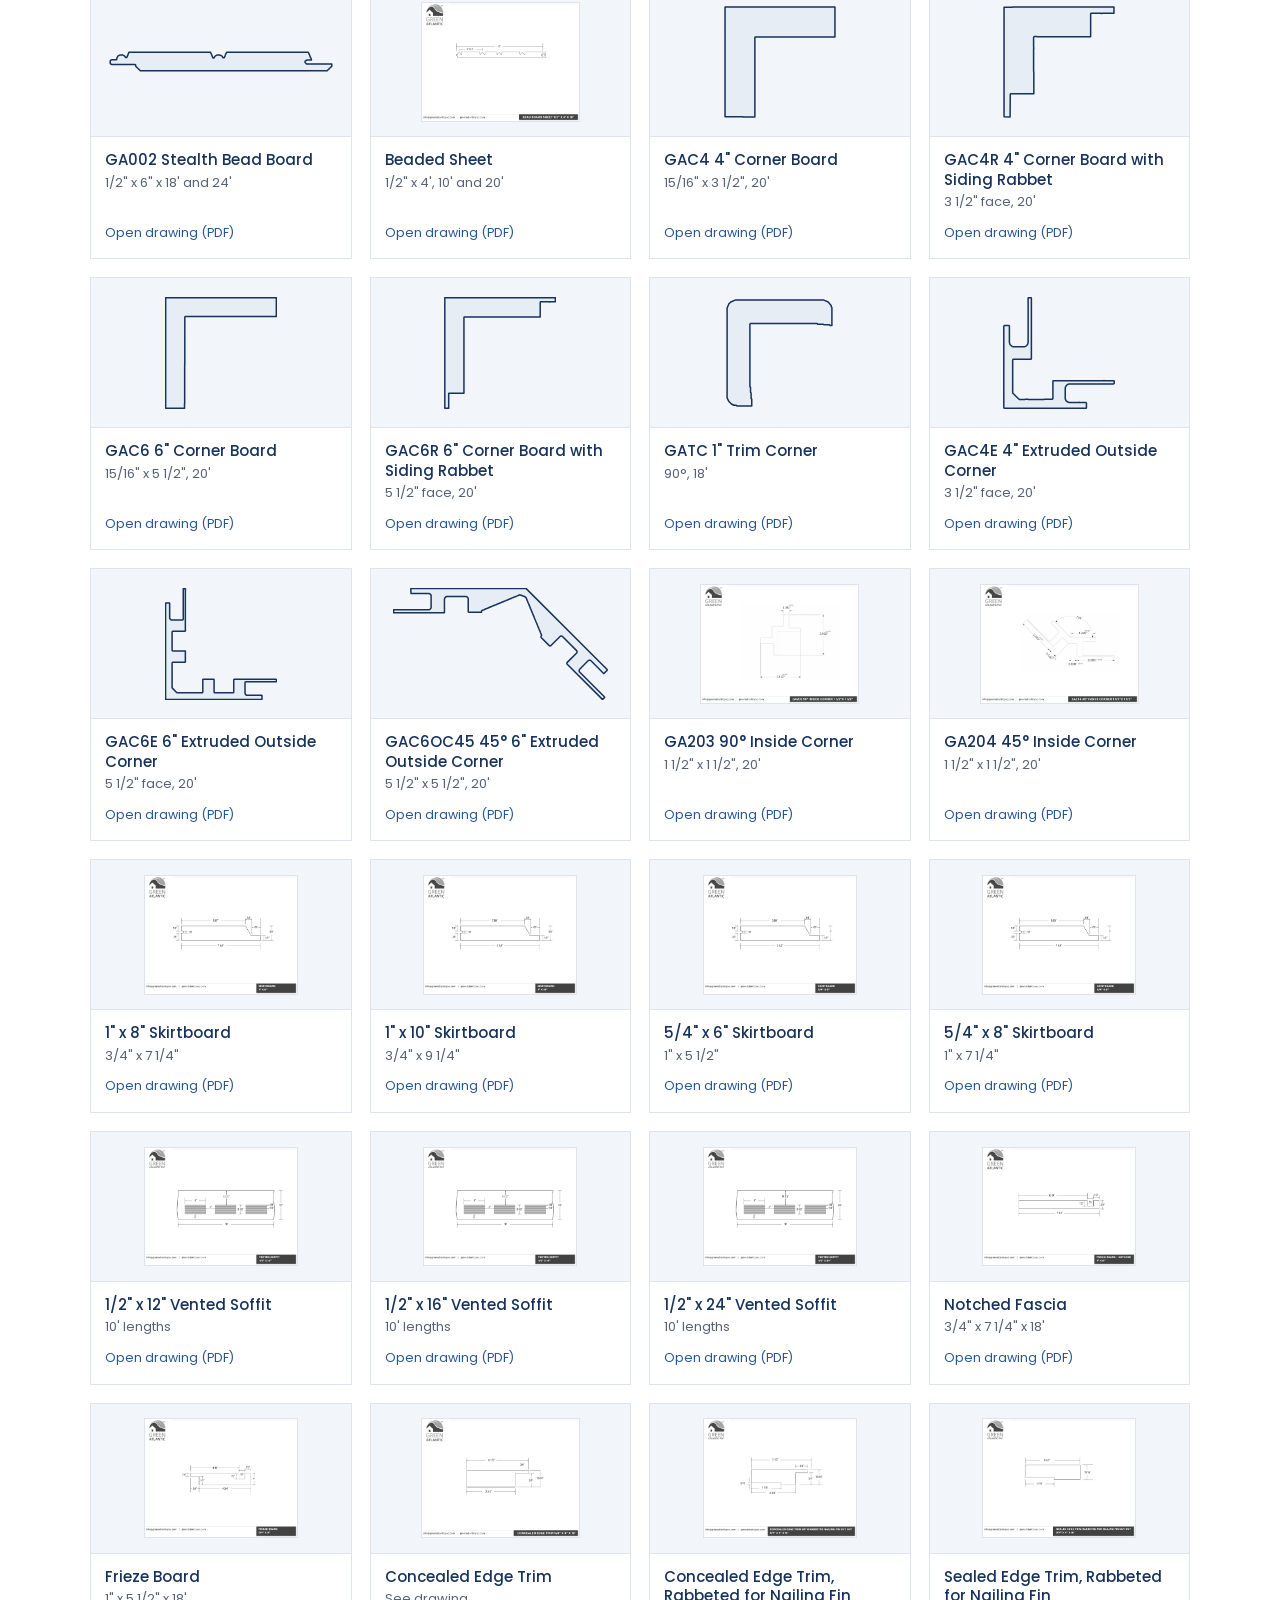
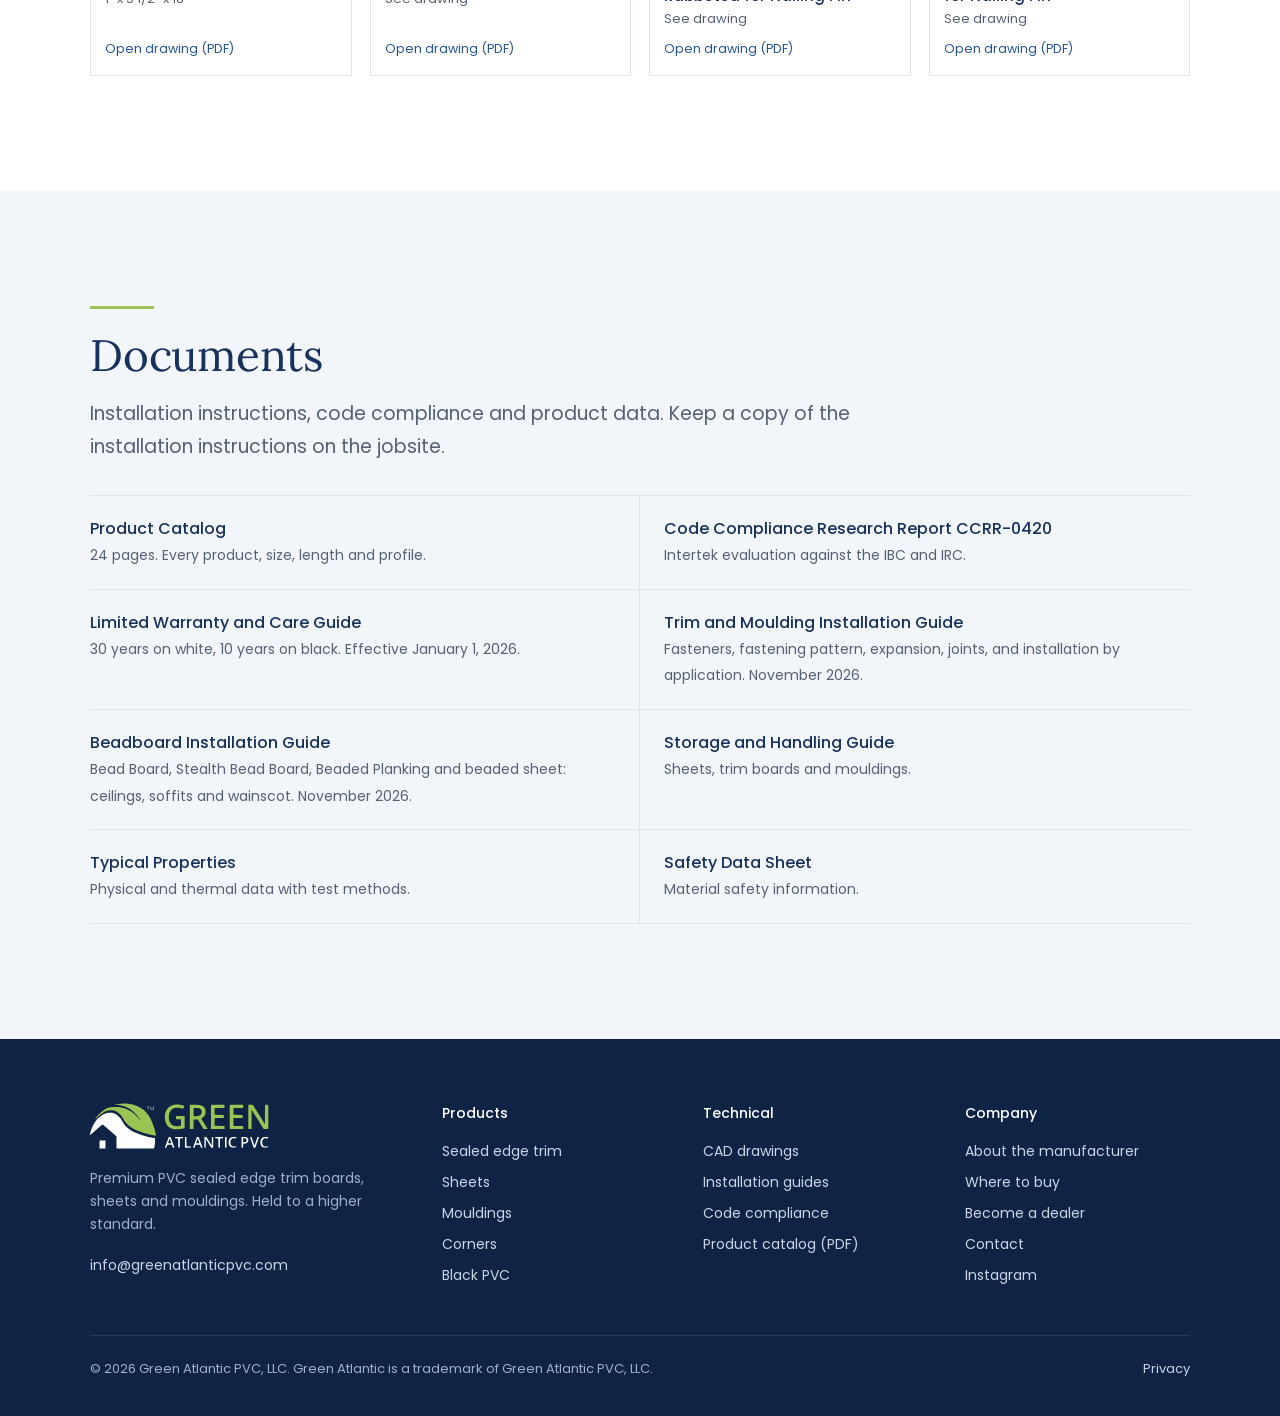
<file: cad.html>
<!doctype html>
<html lang="en">
<head>
<meta charset="utf-8">
<meta name="viewport" content="width=device-width, initial-scale=1, viewport-fit=cover">
<title>CAD Drawings and Documents | Green Atlantic PVC</title>
<meta name="description" content="Searchable CAD drawings for every Green Atlantic PVC trim board, sheet, corner and moulding, plus installation guides, warranty and code compliance.">
<meta property="og:title" content="CAD Drawings and Documents | Green Atlantic PVC">
<meta property="og:description" content="Searchable CAD drawings for every Green Atlantic PVC trim board, sheet, corner and moulding, plus installation guides, warranty and code compliance.">
<meta property="og:image" content="https://greenatlanticpvc.com/img/farmhouse.jpg">
<meta name="theme-color" content="#17325C">
<link rel="icon" href="/img/favicon.svg" type="image/svg+xml">
<link rel="preconnect" href="https://fonts.googleapis.com"><link rel="preconnect" href="https://fonts.gstatic.com" crossorigin>
<link href="https://fonts.googleapis.com/css2?family=Lora:ital@0;1&family=Poppins:wght@300;400;500&display=swap" rel="stylesheet">
<link rel="stylesheet" href="/styles.css">
</head>
<body>
<a class="skip" href="#main">Skip to content</a>
<header class="hdr"><div class="wrap">
<a class="brand" href="/" aria-label="Green Atlantic PVC home"><img src="/img/logo.svg" alt="Green Atlantic PVC" width="164" height="42"></a>
<button class="menu-btn" type="button" aria-expanded="false" aria-controls="nav">Menu</button>
<nav class="nav" id="nav" aria-label="Main"><a href="/products.html">Products</a><a href="/cad.html" aria-current="page">CAD &amp; Documents</a><a href="/performance.html">Performance</a><a href="/about.html">About</a><a href="/dealers.html">Where to Buy</a><a class="btn" href="/contact.html">Contact us</a></nav>
</div></header>
<main id="main">

<section class="ph-head"><div class="wrap">
<span class="rule"></span><h1>CAD drawings and documents.</h1>
<p class="lede">Every drawing shows its profile or section before you open it. Search by size, product number or name, and open the PDF to drop it into your set.</p>
</div></section>
<section class="sec" style="padding-top:44px"><div class="wrap">
<div class="cad-tools"><label for="cad-q" class="kicker" style="position:absolute;left:-999px">Search drawings</label><input id="cad-q" type="search" placeholder="Search: 5/4 x 6, GA45, sill, soffit" autocomplete="off"></div>
<div class="chips" id="cad-chips" role="group" aria-label="Filter by product family" style="margin-bottom:22px"></div>
<p class="cad-count" id="cad-count" aria-live="polite"></p>
<div class="cad" id="cad"></div>
</div></section>
<section class="sec mist" id="documents"><div class="wrap">
<span class="rule"></span><h2>Documents</h2>
<p class="lede" style="margin:18px 0 32px">Installation instructions, code compliance and product data. Keep a copy of the installation instructions on the jobsite.</p>
<div class="docs" id="docs"></div>
</div></section>

</main>
<footer class="ftr"><div class="wrap">
<div class="cols">
<div><img src="/img/logo-reverse.svg" alt="Green Atlantic PVC" width="180" height="46"><p>Premium PVC sealed edge trim boards, sheets and mouldings. Held to a higher standard.</p><a href="mailto:info@greenatlanticpvc.com">info@greenatlanticpvc.com</a></div>
<div><h4>Products</h4><a href="/products.html#trim">Sealed edge trim</a><a href="/products.html#sheets">Sheets</a><a href="/products.html#mouldings">Mouldings</a><a href="/products.html#corners">Corners</a><a href="/products.html#black">Black PVC</a></div>
<div><h4>Technical</h4><a href="/cad.html">CAD drawings</a><a href="/cad.html#documents">Installation guides</a><a href="/performance.html">Code compliance</a><a href="/docs/green-atlantic-catalog.pdf">Product catalog (PDF)</a></div>
<div><h4>Company</h4><a href="/about.html">About the manufacturer</a><a href="/dealers.html">Where to buy</a><a href="/dealers.html#become">Become a dealer</a><a href="/contact.html">Contact</a><a href="https://www.instagram.com/greenatlanticpvc/" rel="noopener">Instagram</a></div>
</div>
<div class="base"><span>&copy; <span class="yr">2026</span> Green Atlantic PVC, LLC. Green Atlantic is a trademark of Green Atlantic PVC, LLC.</span><span><a href="/privacy.html">Privacy</a></span></div>
</div></footer>
<script src="/cad-thumbs/index.js"></script><script src="/js/data.js"></script><script src="/js/site.js"></script>
</body>
</html>
</file>
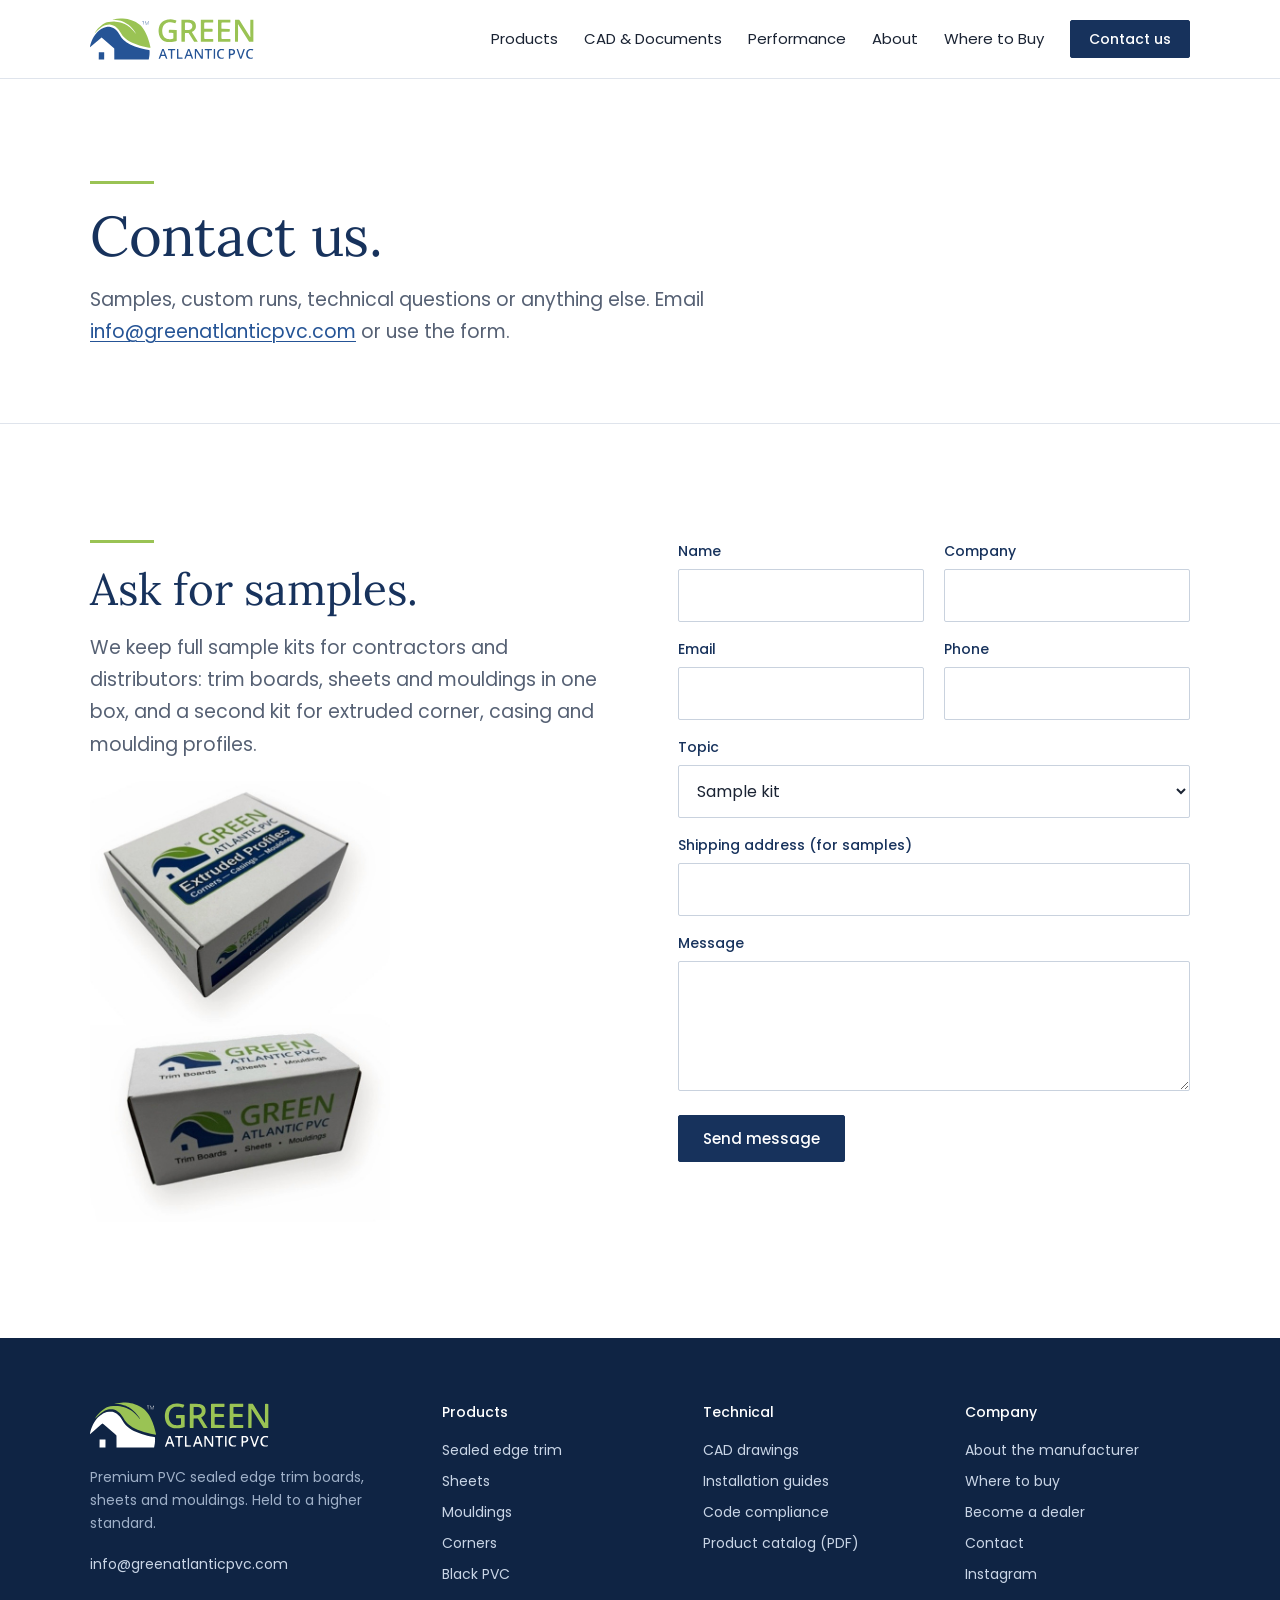
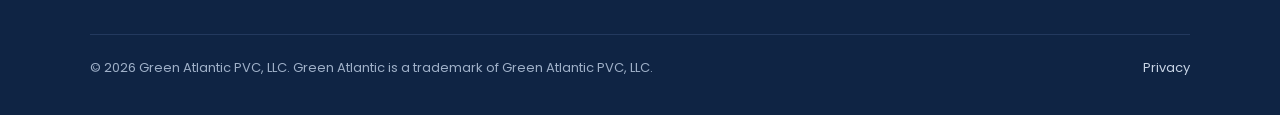
<file: contact.html>
<!doctype html>
<html lang="en">
<head>
<meta charset="utf-8">
<meta name="viewport" content="width=device-width, initial-scale=1, viewport-fit=cover">
<title>Contact | Green Atlantic PVC</title>
<meta name="description" content="Request Green Atlantic PVC samples, ask about a custom run, or get technical help.">
<meta property="og:title" content="Contact | Green Atlantic PVC">
<meta property="og:description" content="Request Green Atlantic PVC samples, ask about a custom run, or get technical help.">
<meta property="og:image" content="https://greenatlanticpvc.com/img/farmhouse.jpg">
<meta name="theme-color" content="#17325C">
<link rel="icon" href="/img/favicon.svg" type="image/svg+xml">
<link rel="preconnect" href="https://fonts.googleapis.com"><link rel="preconnect" href="https://fonts.gstatic.com" crossorigin>
<link href="https://fonts.googleapis.com/css2?family=Lora:ital@0;1&family=Poppins:wght@300;400;500&display=swap" rel="stylesheet">
<link rel="stylesheet" href="/styles.css">
</head>
<body>
<a class="skip" href="#main">Skip to content</a>
<header class="hdr"><div class="wrap">
<a class="brand" href="/" aria-label="Green Atlantic PVC home"><img src="/img/logo.svg" alt="Green Atlantic PVC" width="164" height="42"></a>
<button class="menu-btn" type="button" aria-expanded="false" aria-controls="nav">Menu</button>
<nav class="nav" id="nav" aria-label="Main"><a href="/products.html">Products</a><a href="/cad.html">CAD &amp; Documents</a><a href="/performance.html">Performance</a><a href="/about.html">About</a><a href="/dealers.html">Where to Buy</a><a class="btn" href="/contact.html">Contact us</a></nav>
</div></header>
<main id="main">

<section class="ph-head"><div class="wrap">
<span class="rule"></span><h1>Contact us.</h1>
<p class="lede">Samples, custom runs, technical questions or anything else. Email <a href="mailto:info@greenatlanticpvc.com">info@greenatlanticpvc.com</a> or use the form.</p>
</div></section>
<section class="sec"><div class="wrap split" style="align-items:start">
<div><span class="rule"></span><h2>Ask for samples.</h2><p class="lede" style="margin-top:18px">We keep full sample kits for contractors and distributors: trim boards, sheets and mouldings in one box, and a second kit for extruded corner, casing and moulding profiles.</p><img src="/img/sample-kits.jpg" alt="Green Atlantic sample kit boxes" loading="lazy" style="max-width:300px;margin-top:20px"></div>
<form class="form" name="contact" method="POST" action="/thanks.html" data-netlify="true" netlify-honeypot="bot-field"><input type="hidden" name="form-name" value="contact"><p class="hp"><label>Leave this empty <input name="bot-field"></label></p><div><label for="contact-name">Name</label><input id="contact-name" type="text" name="name" required autocomplete="name"></div><div><label for="contact-company">Company</label><input id="contact-company" type="text" name="company" autocomplete="organization"></div><div><label for="contact-email">Email</label><input id="contact-email" type="email" name="email" required autocomplete="email"></div><div><label for="contact-phone">Phone</label><input id="contact-phone" type="tel" name="phone" autocomplete="tel"></div><div class="full"><label for="contact-topic">Topic</label><select id="contact-topic" name="topic"><option>Sample kit</option><option>Custom size or profile</option><option>Technical question</option><option>Dealer or distribution</option><option>Other</option></select></div><div class="full"><label for="contact-address">Shipping address (for samples)</label><input id="contact-address" type="text" name="address" autocomplete="street-address"></div><div class="full"><label for="contact-message">Message</label><textarea id="contact-message" name="message" required></textarea></div><div class="full"><button class="btn" type="submit">Send message</button></div></form>
</div></section>
<script>(function(){var t=new URLSearchParams(location.search).get("topic");var s=document.getElementById("contact-topic");if(s&&t==="custom")s.value="Custom size or profile";if(s&&t==="drawing")s.value="Technical question";})();</script>

</main>
<footer class="ftr"><div class="wrap">
<div class="cols">
<div><img src="/img/logo-reverse.svg" alt="Green Atlantic PVC" width="180" height="46"><p>Premium PVC sealed edge trim boards, sheets and mouldings. Held to a higher standard.</p><a href="mailto:info@greenatlanticpvc.com">info@greenatlanticpvc.com</a></div>
<div><h4>Products</h4><a href="/products.html#trim">Sealed edge trim</a><a href="/products.html#sheets">Sheets</a><a href="/products.html#mouldings">Mouldings</a><a href="/products.html#corners">Corners</a><a href="/products.html#black">Black PVC</a></div>
<div><h4>Technical</h4><a href="/cad.html">CAD drawings</a><a href="/cad.html#documents">Installation guides</a><a href="/performance.html">Code compliance</a><a href="/docs/green-atlantic-catalog.pdf">Product catalog (PDF)</a></div>
<div><h4>Company</h4><a href="/about.html">About the manufacturer</a><a href="/dealers.html">Where to buy</a><a href="/dealers.html#become">Become a dealer</a><a href="/contact.html">Contact</a><a href="https://www.instagram.com/greenatlanticpvc/" rel="noopener">Instagram</a></div>
</div>
<div class="base"><span>&copy; <span class="yr">2026</span> Green Atlantic PVC, LLC. Green Atlantic is a trademark of Green Atlantic PVC, LLC.</span><span><a href="/privacy.html">Privacy</a></span></div>
</div></footer>
<script src="/js/site.js"></script>
</body>
</html>
</file>
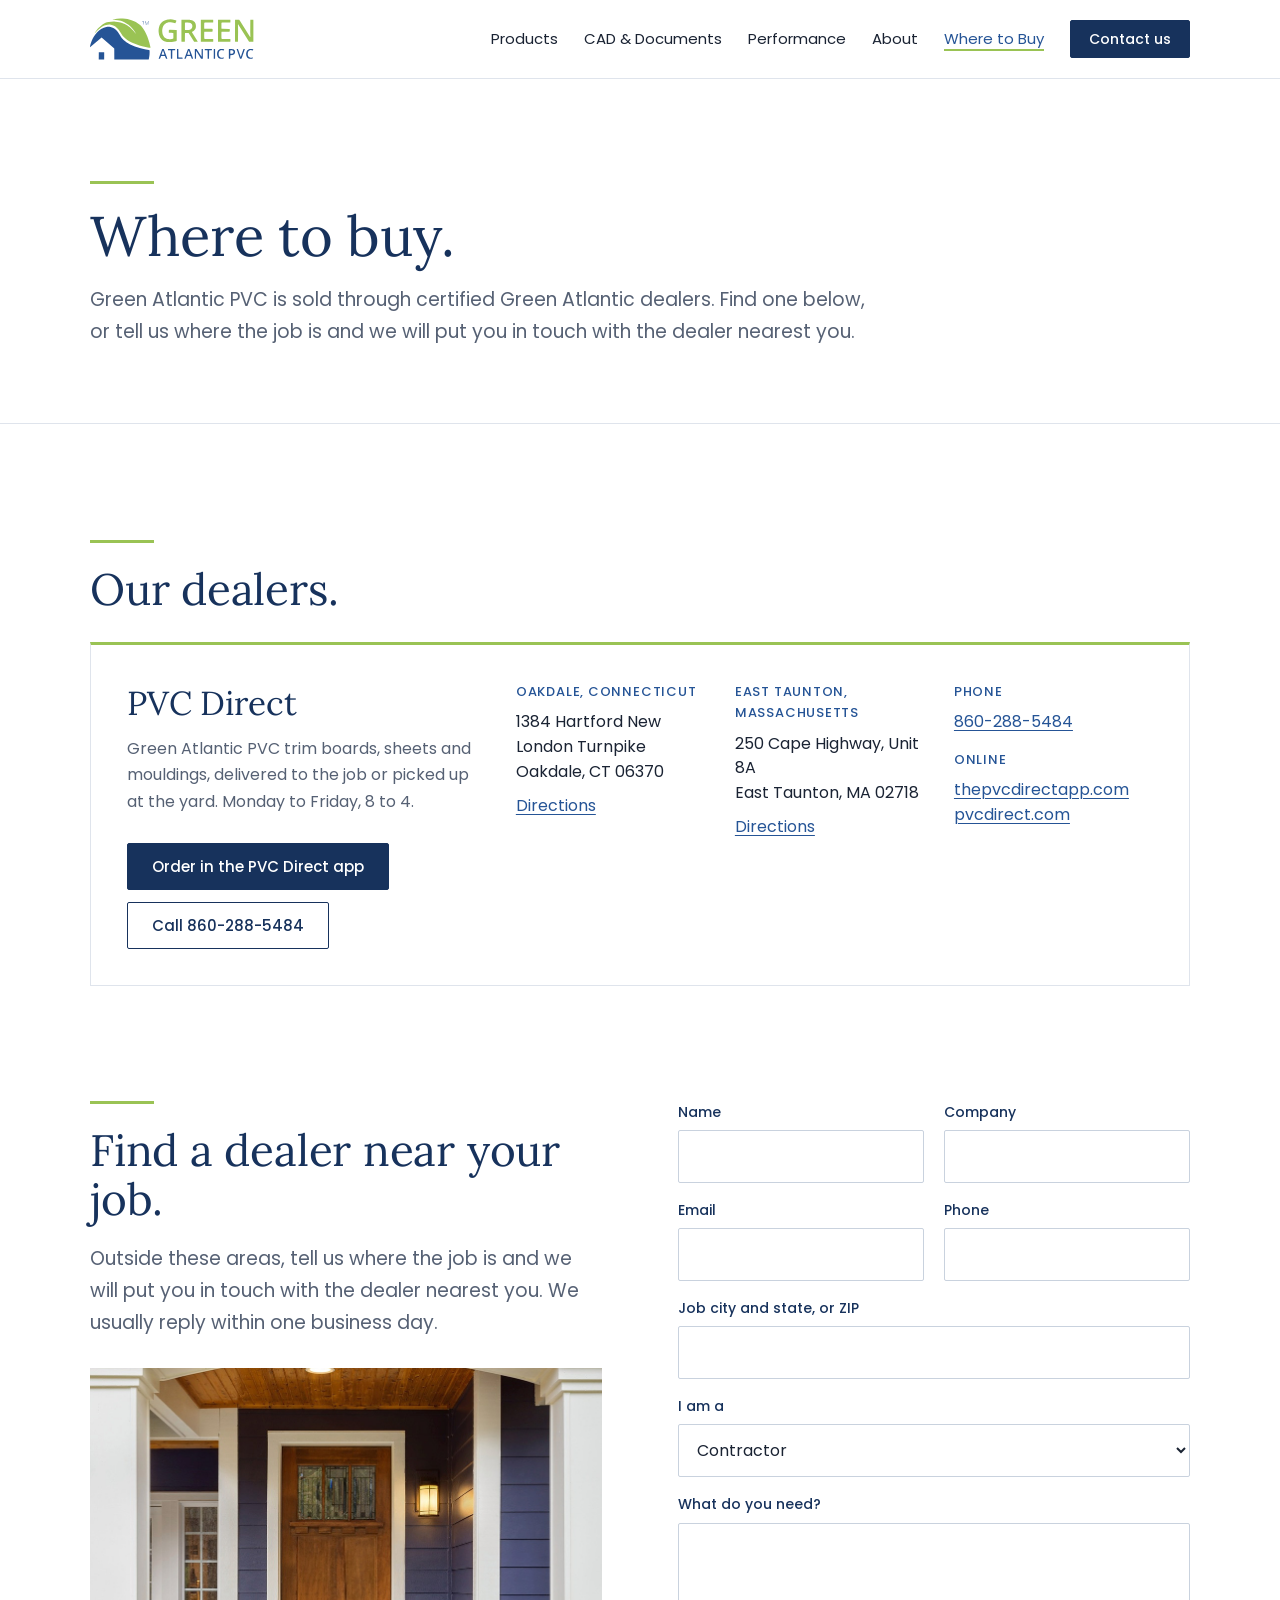
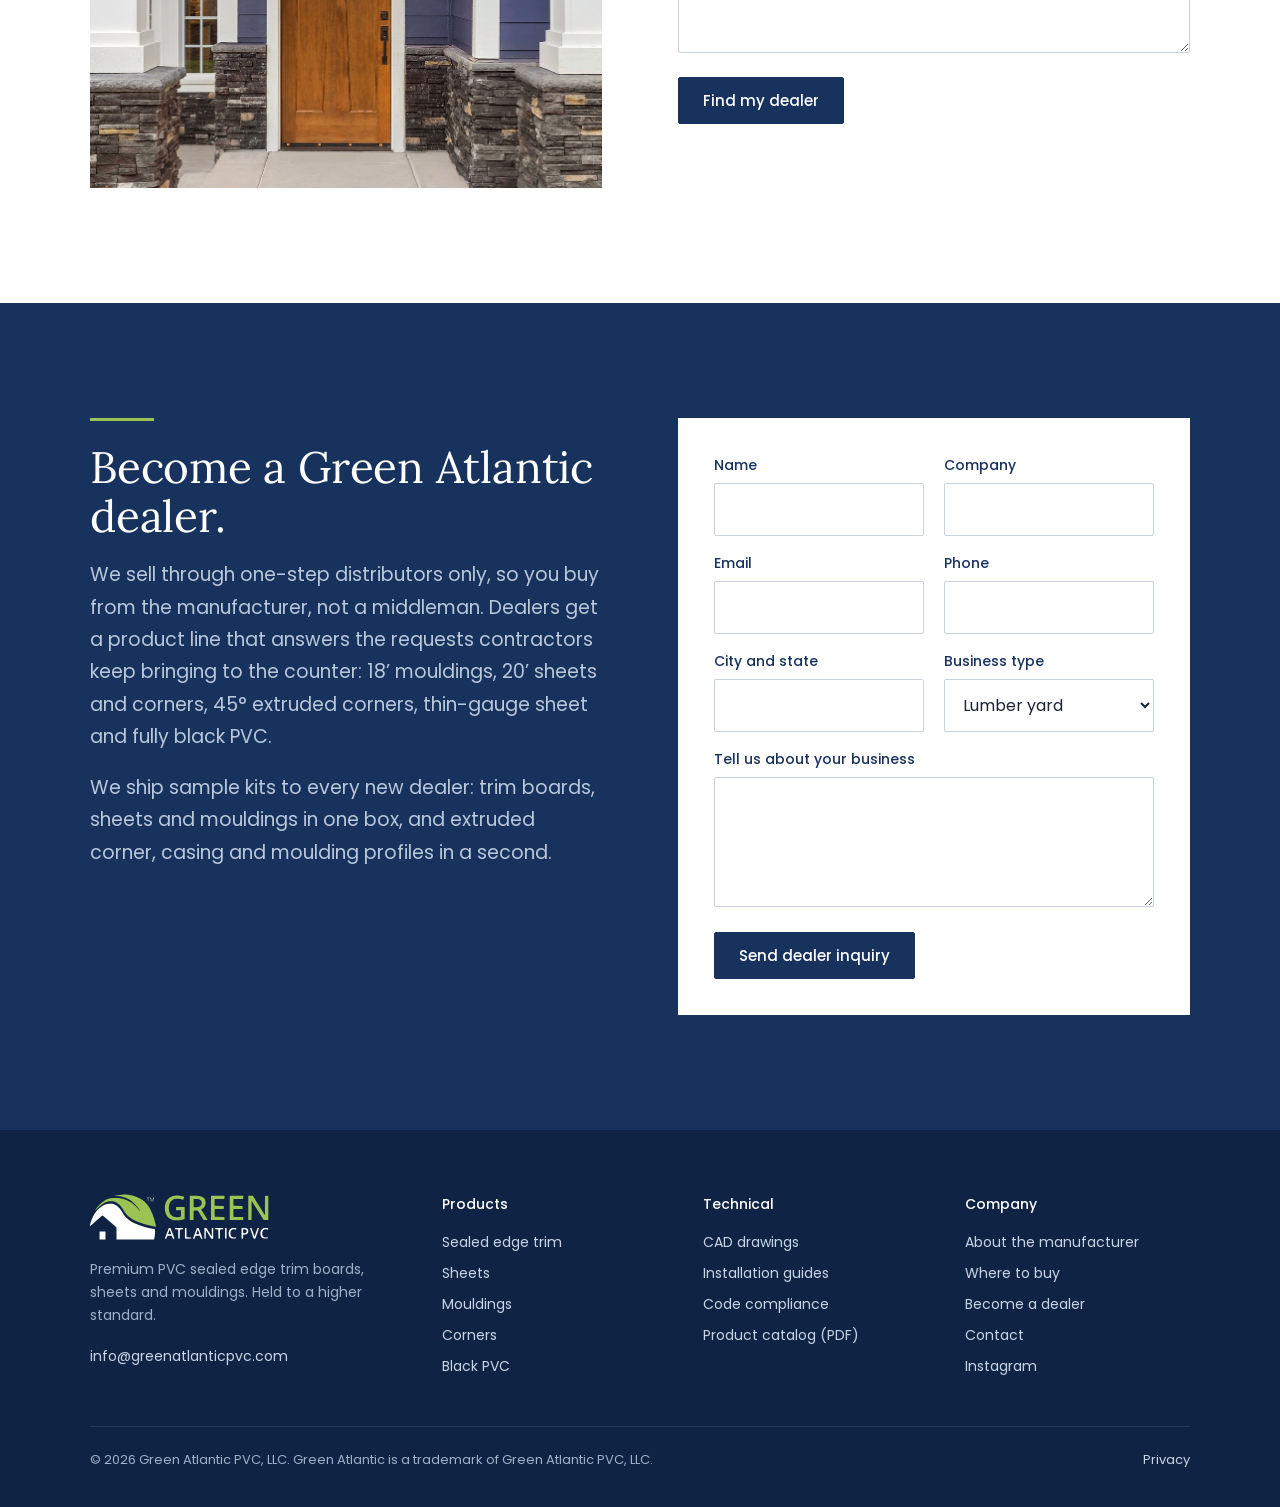
<file: dealers.html>
<!doctype html>
<html lang="en">
<head>
<meta charset="utf-8">
<meta name="viewport" content="width=device-width, initial-scale=1, viewport-fit=cover">
<title>Where to Buy and Become a Dealer | Green Atlantic PVC</title>
<meta name="description" content="Find a certified Green Atlantic PVC dealer near your job, or apply to become a Green Atlantic dealer.">
<meta property="og:title" content="Where to Buy and Become a Dealer | Green Atlantic PVC">
<meta property="og:description" content="Find a certified Green Atlantic PVC dealer near your job, or apply to become a Green Atlantic dealer.">
<meta property="og:image" content="https://greenatlanticpvc.com/img/farmhouse.jpg">
<meta name="theme-color" content="#17325C">
<link rel="icon" href="/img/favicon.svg" type="image/svg+xml">
<link rel="preconnect" href="https://fonts.googleapis.com"><link rel="preconnect" href="https://fonts.gstatic.com" crossorigin>
<link href="https://fonts.googleapis.com/css2?family=Lora:ital@0;1&family=Poppins:wght@300;400;500&display=swap" rel="stylesheet">
<link rel="stylesheet" href="/styles.css">
</head>
<body>
<a class="skip" href="#main">Skip to content</a>
<header class="hdr"><div class="wrap">
<a class="brand" href="/" aria-label="Green Atlantic PVC home"><img src="/img/logo.svg" alt="Green Atlantic PVC" width="164" height="42"></a>
<button class="menu-btn" type="button" aria-expanded="false" aria-controls="nav">Menu</button>
<nav class="nav" id="nav" aria-label="Main"><a href="/products.html">Products</a><a href="/cad.html">CAD &amp; Documents</a><a href="/performance.html">Performance</a><a href="/about.html">About</a><a href="/dealers.html" aria-current="page">Where to Buy</a><a class="btn" href="/contact.html">Contact us</a></nav>
</div></header>
<main id="main">

<section class="ph-head"><div class="wrap">
<span class="rule"></span><h1>Where to buy.</h1>
<p class="lede">Green Atlantic PVC is sold through certified Green Atlantic dealers. Find one below, or tell us where the job is and we will put you in touch with the dealer nearest you.</p>
</div></section>
<section class="sec" id="dealer-list" style="padding-bottom:0"><div class="wrap">
<span class="rule"></span><h2>Our dealers.</h2>
<div class="dealer">
<div class="dealer-name"><h3>PVC Direct</h3><p>Green Atlantic PVC trim boards, sheets and mouldings, delivered to the job or picked up at the yard. Monday to Friday, 8 to 4.</p>
<div class="btns"><a class="btn" href="https://thepvcdirectapp.com" target="_blank" rel="noopener">Order in the PVC Direct app</a><a class="btn ghost" href="tel:+18602885484">Call 860-288-5484</a></div></div>
<div class="dealer-locs">
<div><h4>Oakdale, Connecticut</h4><p>1384 Hartford New London Turnpike<br>Oakdale, CT 06370</p><a href="https://maps.google.com/?q=1384+Hartford+New+London+Turnpike+Oakdale+CT+06370" target="_blank" rel="noopener">Directions</a></div>
<div><h4>East Taunton, Massachusetts</h4><p>250 Cape Highway, Unit 8A<br>East Taunton, MA 02718</p><a href="https://maps.google.com/?q=250+Cape+Highway+East+Taunton+MA+02718" target="_blank" rel="noopener">Directions</a></div>
<div><h4>Phone</h4><p><a href="tel:+18602885484">860-288-5484</a></p><h4 style="margin-top:14px">Online</h4><p><a href="https://thepvcdirectapp.com" target="_blank" rel="noopener">thepvcdirectapp.com</a><br><a href="https://www.pvcdirect.com" target="_blank" rel="noopener">pvcdirect.com</a></p></div>
</div>
</div>
</div></section>
<section class="sec"><div class="wrap split" style="align-items:start">
<div><span class="rule"></span><h2>Find a dealer near your job.</h2><p class="lede" style="margin-top:18px">Outside these areas, tell us where the job is and we will put you in touch with the dealer nearest you. We usually reply within one business day.</p><img src="/img/door-entry.jpg" alt="Entry trimmed in Green Atlantic PVC" loading="lazy" style="margin-top:28px;max-height:420px"></div>
<form class="form" name="find-a-dealer" method="POST" action="/thanks.html" data-netlify="true" netlify-honeypot="bot-field"><input type="hidden" name="form-name" value="find-a-dealer"><p class="hp"><label>Leave this empty <input name="bot-field"></label></p><div><label for="find-a-dealer-name">Name</label><input id="find-a-dealer-name" type="text" name="name" required autocomplete="name"></div><div><label for="find-a-dealer-company">Company</label><input id="find-a-dealer-company" type="text" name="company" autocomplete="organization"></div><div><label for="find-a-dealer-email">Email</label><input id="find-a-dealer-email" type="email" name="email" required autocomplete="email"></div><div><label for="find-a-dealer-phone">Phone</label><input id="find-a-dealer-phone" type="tel" name="phone" autocomplete="tel"></div><div class="full"><label for="find-a-dealer-location">Job city and state, or ZIP</label><input id="find-a-dealer-location" type="text" name="location" required></div><div class="full"><label for="find-a-dealer-role">I am a</label><select id="find-a-dealer-role" name="role"><option>Contractor</option><option>Builder</option><option>Architect or designer</option><option>Homeowner</option><option>Other</option></select></div><div class="full"><label for="find-a-dealer-message">What do you need?</label><textarea id="find-a-dealer-message" name="message"></textarea></div><div class="full"><button class="btn" type="submit">Find my dealer</button></div></form>
</div></section>
<section class="sec navy" id="become"><div class="wrap split" style="align-items:start">
<div><span class="rule"></span><h2>Become a Green Atlantic dealer.</h2>
<p class="lede" style="margin-top:18px">We sell through one-step distributors only, so you buy from the manufacturer, not a middleman. Dealers get a product line that answers the requests contractors keep bringing to the counter: 18&rsquo; mouldings, 20&rsquo; sheets and corners, 45&deg; extruded corners, thin-gauge sheet and fully black PVC.</p>
<p class="lede">We ship sample kits to every new dealer: trim boards, sheets and mouldings in one box, and extruded corner, casing and moulding profiles in a second.</p></div>
<div style="background:#fff;padding:clamp(22px,3vw,36px)"><form class="form" name="become-a-dealer" method="POST" action="/thanks.html" data-netlify="true" netlify-honeypot="bot-field"><input type="hidden" name="form-name" value="become-a-dealer"><p class="hp"><label>Leave this empty <input name="bot-field"></label></p><div><label for="become-a-dealer-name">Name</label><input id="become-a-dealer-name" type="text" name="name" required autocomplete="name"></div><div><label for="become-a-dealer-company">Company</label><input id="become-a-dealer-company" type="text" name="company" required autocomplete="organization"></div><div><label for="become-a-dealer-email">Email</label><input id="become-a-dealer-email" type="email" name="email" required autocomplete="email"></div><div><label for="become-a-dealer-phone">Phone</label><input id="become-a-dealer-phone" type="tel" name="phone" required autocomplete="tel"></div><div><label for="become-a-dealer-location">City and state</label><input id="become-a-dealer-location" type="text" name="location" required></div><div><label for="become-a-dealer-type">Business type</label><select id="become-a-dealer-type" name="type"><option>Lumber yard</option><option>Building supply distributor</option><option>Specialty millwork</option><option>Other</option></select></div><div class="full"><label for="become-a-dealer-message">Tell us about your business</label><textarea id="become-a-dealer-message" name="message"></textarea></div><div class="full"><button class="btn" type="submit">Send dealer inquiry</button></div></form></div>
</div></section>

</main>
<footer class="ftr"><div class="wrap">
<div class="cols">
<div><img src="/img/logo-reverse.svg" alt="Green Atlantic PVC" width="180" height="46"><p>Premium PVC sealed edge trim boards, sheets and mouldings. Held to a higher standard.</p><a href="mailto:info@greenatlanticpvc.com">info@greenatlanticpvc.com</a></div>
<div><h4>Products</h4><a href="/products.html#trim">Sealed edge trim</a><a href="/products.html#sheets">Sheets</a><a href="/products.html#mouldings">Mouldings</a><a href="/products.html#corners">Corners</a><a href="/products.html#black">Black PVC</a></div>
<div><h4>Technical</h4><a href="/cad.html">CAD drawings</a><a href="/cad.html#documents">Installation guides</a><a href="/performance.html">Code compliance</a><a href="/docs/green-atlantic-catalog.pdf">Product catalog (PDF)</a></div>
<div><h4>Company</h4><a href="/about.html">About the manufacturer</a><a href="/dealers.html">Where to buy</a><a href="/dealers.html#become">Become a dealer</a><a href="/contact.html">Contact</a><a href="https://www.instagram.com/greenatlanticpvc/" rel="noopener">Instagram</a></div>
</div>
<div class="base"><span>&copy; <span class="yr">2026</span> Green Atlantic PVC, LLC. Green Atlantic is a trademark of Green Atlantic PVC, LLC.</span><span><a href="/privacy.html">Privacy</a></span></div>
</div></footer>
<script src="/js/site.js"></script>
</body>
</html>
</file>
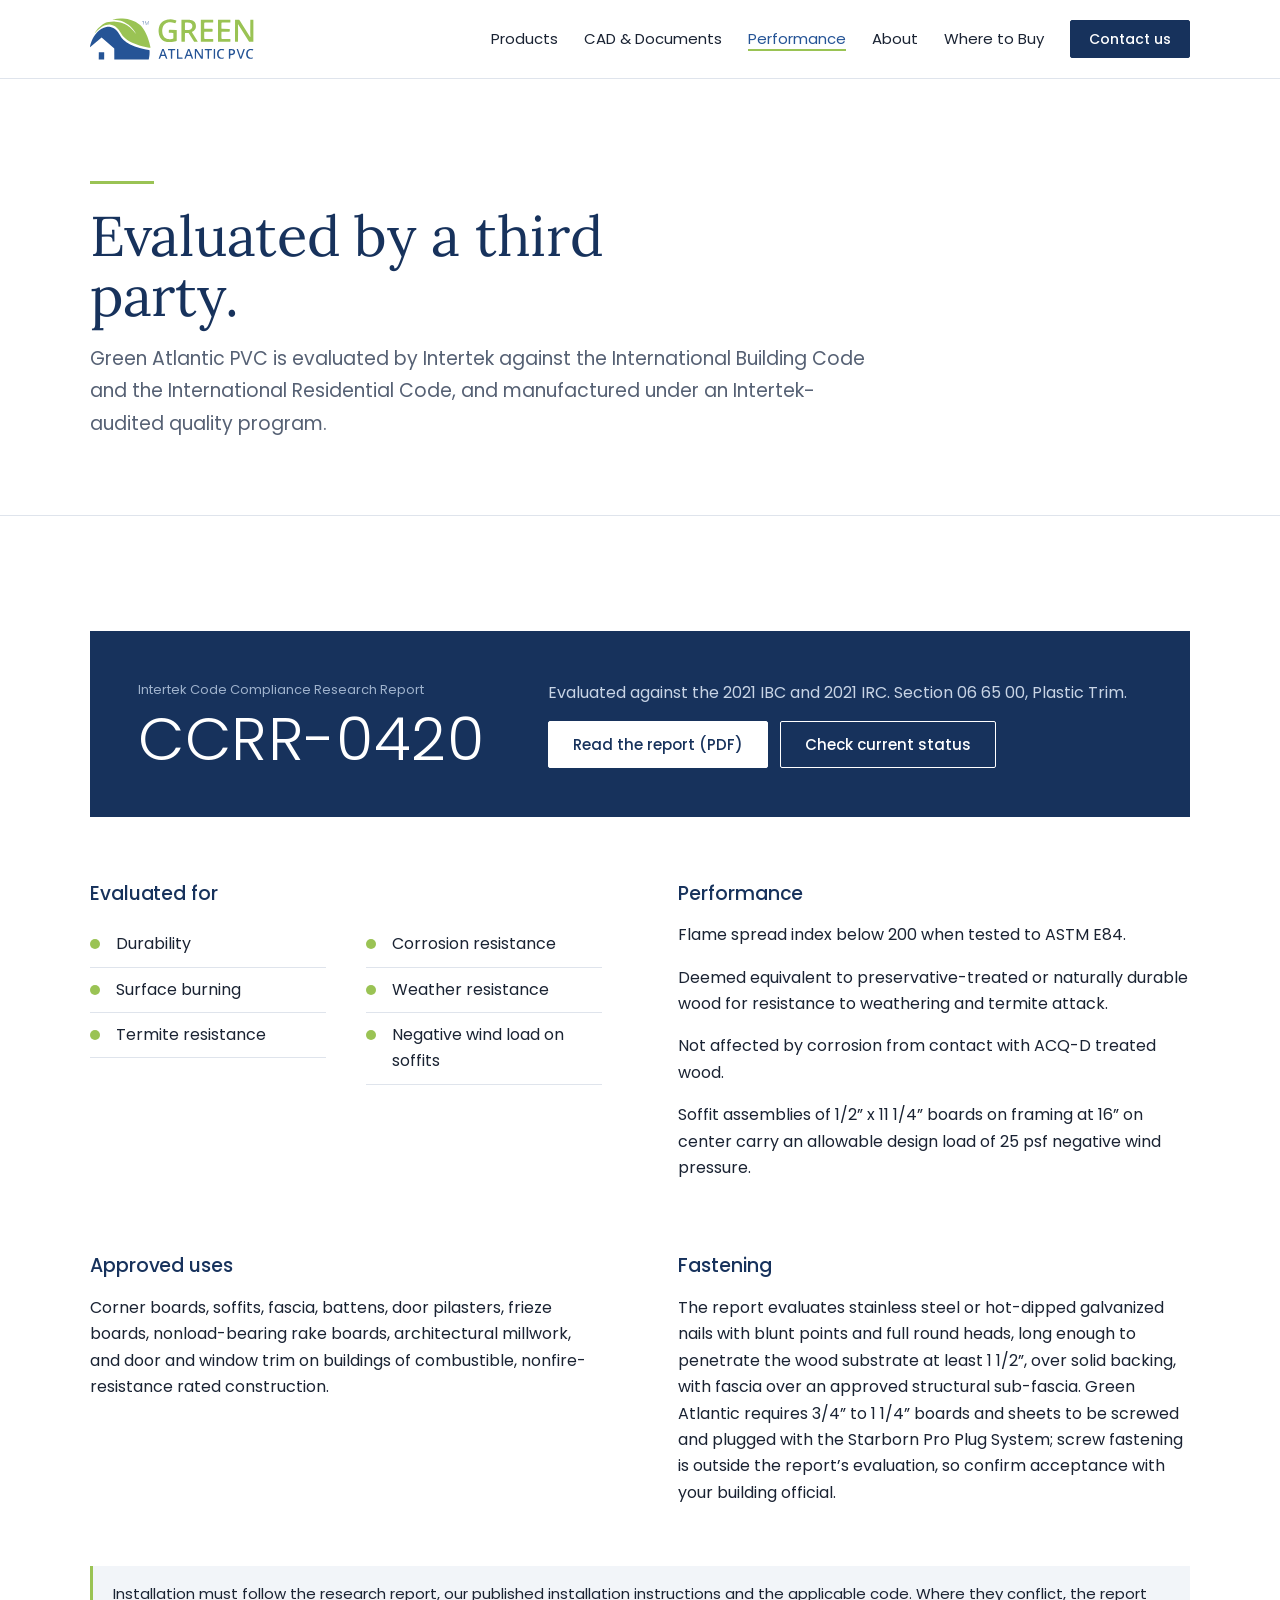
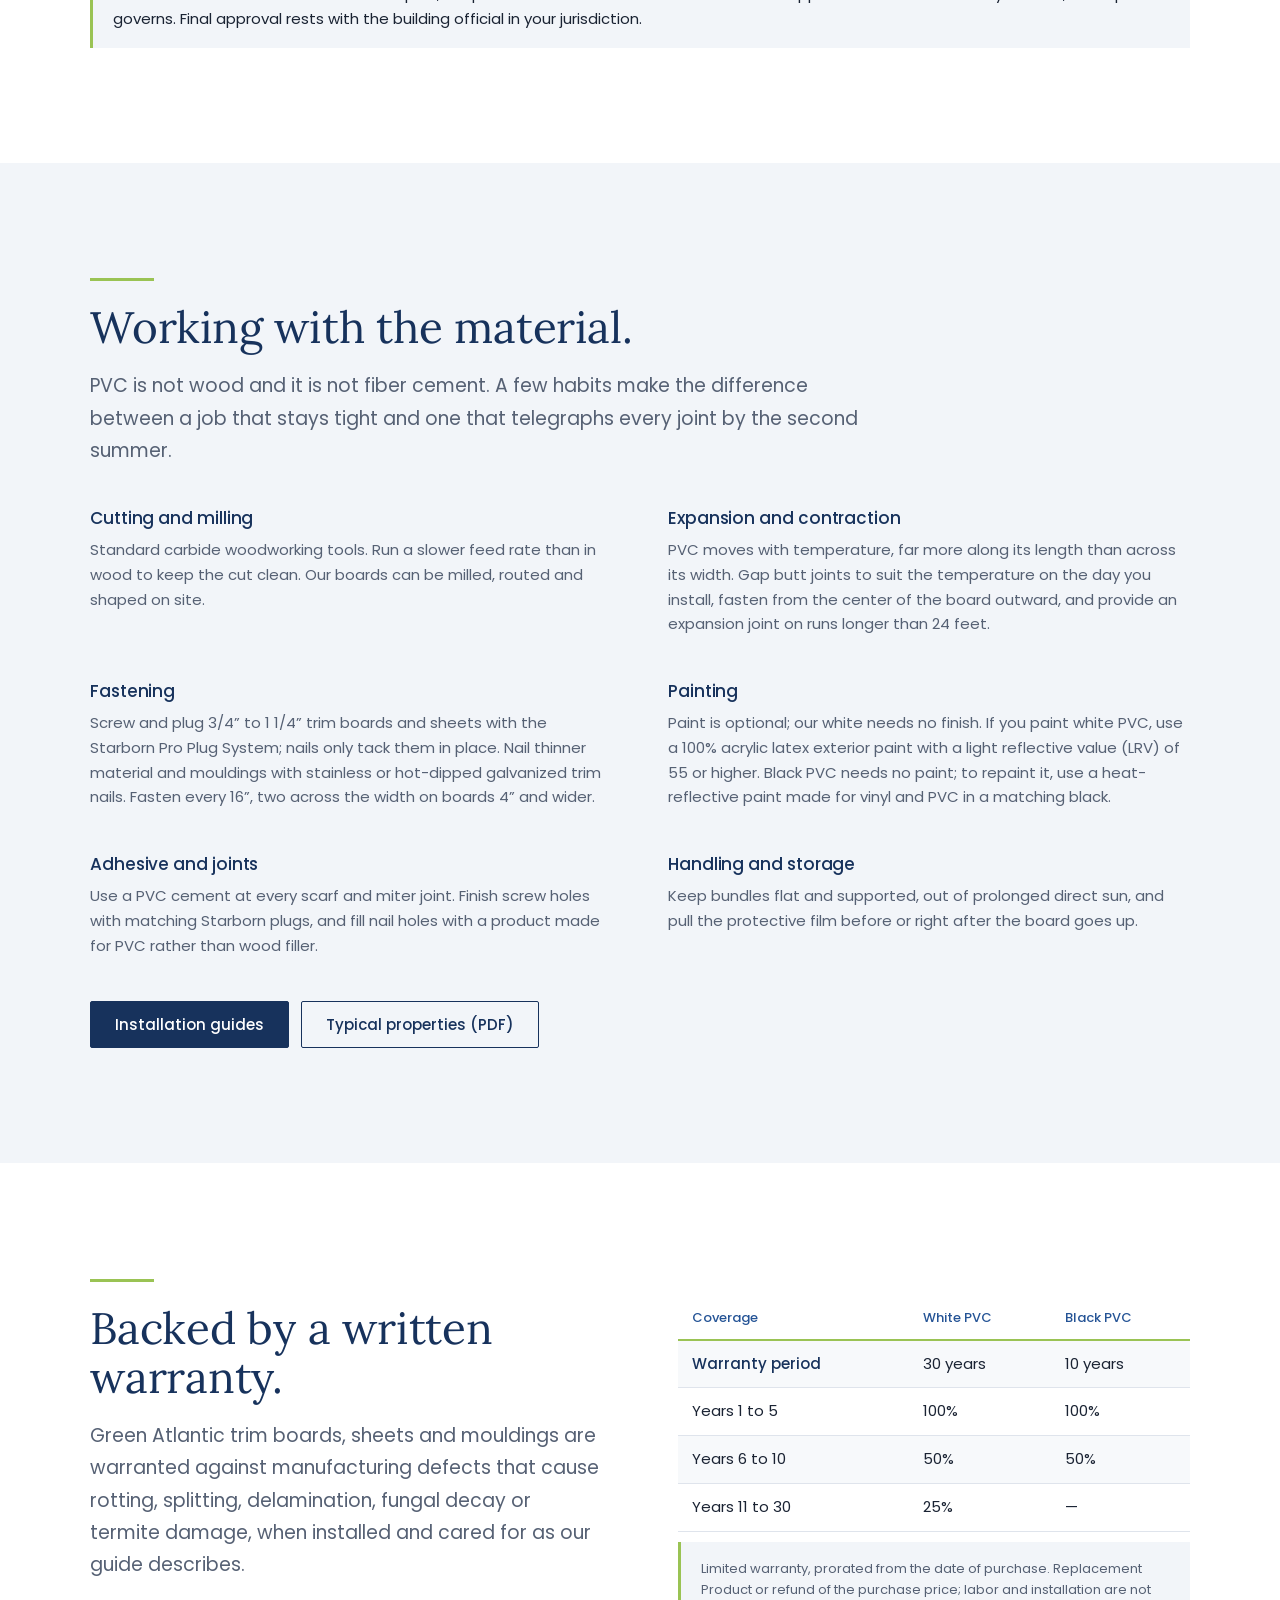
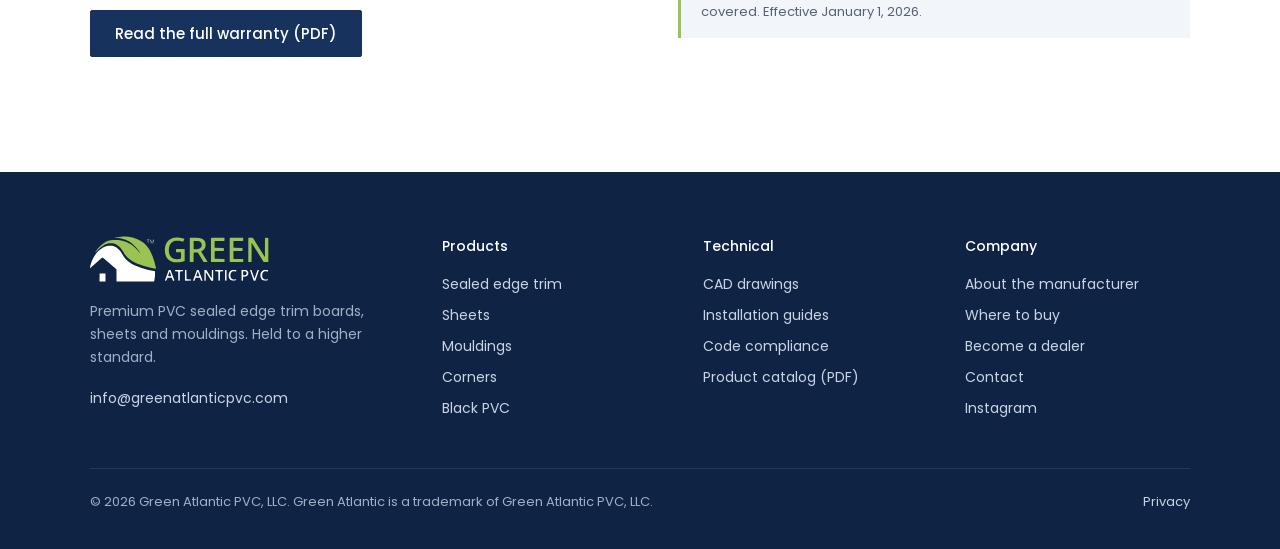
<file: performance.html>
<!doctype html>
<html lang="en">
<head>
<meta charset="utf-8">
<meta name="viewport" content="width=device-width, initial-scale=1, viewport-fit=cover">
<title>Performance and Code Compliance | Green Atlantic PVC</title>
<meta name="description" content="Green Atlantic PVC is evaluated under Intertek CCRR-0420 against the 2021 IBC and IRC, with installation guidance for trim, sheets and mouldings.">
<meta property="og:title" content="Performance and Code Compliance | Green Atlantic PVC">
<meta property="og:description" content="Green Atlantic PVC is evaluated under Intertek CCRR-0420 against the 2021 IBC and IRC, with installation guidance for trim, sheets and mouldings.">
<meta property="og:image" content="https://greenatlanticpvc.com/img/farmhouse.jpg">
<meta name="theme-color" content="#17325C">
<link rel="icon" href="/img/favicon.svg" type="image/svg+xml">
<link rel="preconnect" href="https://fonts.googleapis.com"><link rel="preconnect" href="https://fonts.gstatic.com" crossorigin>
<link href="https://fonts.googleapis.com/css2?family=Lora:ital@0;1&family=Poppins:wght@300;400;500&display=swap" rel="stylesheet">
<link rel="stylesheet" href="/styles.css">
</head>
<body>
<a class="skip" href="#main">Skip to content</a>
<header class="hdr"><div class="wrap">
<a class="brand" href="/" aria-label="Green Atlantic PVC home"><img src="/img/logo.svg" alt="Green Atlantic PVC" width="164" height="42"></a>
<button class="menu-btn" type="button" aria-expanded="false" aria-controls="nav">Menu</button>
<nav class="nav" id="nav" aria-label="Main"><a href="/products.html">Products</a><a href="/cad.html">CAD &amp; Documents</a><a href="/performance.html" aria-current="page">Performance</a><a href="/about.html">About</a><a href="/dealers.html">Where to Buy</a><a class="btn" href="/contact.html">Contact us</a></nav>
</div></header>
<main id="main">

<section class="ph-head"><div class="wrap">
<span class="rule"></span><h1>Evaluated by a third party.</h1>
<p class="lede">Green Atlantic PVC is evaluated by Intertek against the International Building Code and the International Residential Code, and manufactured under an Intertek-audited quality program.</p>
</div></section>
<section class="sec"><div class="wrap">
<div class="ccrr"><div><small>Intertek Code Compliance Research Report</small><b>CCRR-0420</b></div>
<div><p style="margin:0 0 14px">Evaluated against the 2021 IBC and 2021 IRC. Section 06 65 00, Plastic Trim.</p>
<div class="btns" style="margin-top:0"><a class="btn light" href="/docs/green-atlantic-ccrr-0420.pdf">Read the report (PDF)</a><a class="btn light" style="background:transparent;color:#fff" href="https://bpdirectory.intertek.com" rel="noopener">Check current status</a></div></div></div>
<div class="split" style="margin-top:64px;align-items:start">
<div><h3 style="margin-bottom:16px">Evaluated for</h3><ul class="checks"><li>Durability</li><li>Surface burning</li><li>Termite resistance</li><li>Corrosion resistance</li><li>Weather resistance</li><li>Negative wind load on soffits</li></ul></div>
<div><h3 style="margin-bottom:16px">Performance</h3>
<p>Flame spread index below 200 when tested to ASTM E84.</p>
<p>Deemed equivalent to preservative-treated or naturally durable wood for resistance to weathering and termite attack.</p>
<p>Not affected by corrosion from contact with ACQ-D treated wood.</p>
<p>Soffit assemblies of 1/2&rdquo; x 11 1/4&rdquo; boards on framing at 16&rdquo; on center carry an allowable design load of 25 psf negative wind pressure.</p></div>
</div>
<div class="split" style="margin-top:56px;align-items:start">
<div><h3 style="margin-bottom:16px">Approved uses</h3><p>Corner boards, soffits, fascia, battens, door pilasters, frieze boards, nonload-bearing rake boards, architectural millwork, and door and window trim on buildings of combustible, nonfire-resistance rated construction.</p></div>
<div><h3 style="margin-bottom:16px">Fastening</h3><p>The report evaluates stainless steel or hot-dipped galvanized nails with blunt points and full round heads, long enough to penetrate the wood substrate at least 1 1/2&rdquo;, over solid backing, with fascia over an approved structural sub-fascia. Green Atlantic requires 3/4&rdquo; to 1 1/4&rdquo; boards and sheets to be screwed and plugged with the Starborn Pro Plug System; screw fastening is outside the report&rsquo;s evaluation, so confirm acceptance with your building official.</p></div>
</div>
<p class="note" style="margin-top:44px">Installation must follow the research report, our published installation instructions and the applicable code. Where they conflict, the report governs. Final approval rests with the building official in your jurisdiction.</p>
</div></section>
<section class="sec mist"><div class="wrap">
<span class="rule"></span><h2>Working with the material.</h2>
<p class="lede" style="margin-top:18px">PVC is not wood and it is not fiber cement. A few habits make the difference between a job that stays tight and one that telegraphs every joint by the second summer.</p>
<div class="howto">
<div><h3>Cutting and milling</h3><p>Standard carbide woodworking tools. Run a slower feed rate than in wood to keep the cut clean. Our boards can be milled, routed and shaped on site.</p></div>
<div><h3>Expansion and contraction</h3><p>PVC moves with temperature, far more along its length than across its width. Gap butt joints to suit the temperature on the day you install, fasten from the center of the board outward, and provide an expansion joint on runs longer than 24 feet.</p></div>
<div><h3>Fastening</h3><p>Screw and plug 3/4&rdquo; to 1 1/4&rdquo; trim boards and sheets with the Starborn Pro Plug System; nails only tack them in place. Nail thinner material and mouldings with stainless or hot-dipped galvanized trim nails. Fasten every 16&rdquo;, two across the width on boards 4&rdquo; and wider.</p></div>
<div><h3>Painting</h3><p>Paint is optional; our white needs no finish. If you paint white PVC, use a 100% acrylic latex exterior paint with a light reflective value (LRV) of 55 or higher. Black PVC needs no paint; to repaint it, use a heat-reflective paint made for vinyl and PVC in a matching black.</p></div>
<div><h3>Adhesive and joints</h3><p>Use a PVC cement at every scarf and miter joint. Finish screw holes with matching Starborn plugs, and fill nail holes with a product made for PVC rather than wood filler.</p></div>
<div><h3>Handling and storage</h3><p>Keep bundles flat and supported, out of prolonged direct sun, and pull the protective film before or right after the board goes up.</p></div>
</div>
<div class="btns"><a class="btn" href="/cad.html#documents">Installation guides</a><a class="btn ghost" href="/wp-content/uploads/2020/12/spec-sheet.pdf">Typical properties (PDF)</a></div>
</div></section>
<section class="sec" id="warranty"><div class="wrap split">
<div><span class="rule"></span><h2>Backed by a written warranty.</h2>
<p class="lede" style="margin-top:18px">Green Atlantic trim boards, sheets and mouldings are warranted against manufacturing defects that cause rotting, splitting, delamination, fungal decay or termite damage, when installed and cared for as our guide describes.</p>
<div class="btns"><a class="btn" href="/docs/green-atlantic-warranty.pdf">Read the full warranty (PDF)</a></div></div>
<div class="tbl-wrap"><table><thead><tr><th>Coverage</th><th>White PVC</th><th>Black PVC</th></tr></thead><tbody>
<tr><td><b>Warranty period</b></td><td class="num">30 years</td><td class="num">10 years</td></tr>
<tr><td>Years 1 to 5</td><td class="num">100%</td><td class="num">100%</td></tr>
<tr><td>Years 6 to 10</td><td class="num">50%</td><td class="num">50%</td></tr>
<tr><td>Years 11 to 30</td><td class="num">25%</td><td class="num">&mdash;</td></tr>
</tbody></table><p class="note" style="margin-top:10px;font-size:13px;color:var(--slate)">Limited warranty, prorated from the date of purchase. Replacement Product or refund of the purchase price; labor and installation are not covered. Effective January 1, 2026.</p></div>
</div></section>

</main>
<footer class="ftr"><div class="wrap">
<div class="cols">
<div><img src="/img/logo-reverse.svg" alt="Green Atlantic PVC" width="180" height="46"><p>Premium PVC sealed edge trim boards, sheets and mouldings. Held to a higher standard.</p><a href="mailto:info@greenatlanticpvc.com">info@greenatlanticpvc.com</a></div>
<div><h4>Products</h4><a href="/products.html#trim">Sealed edge trim</a><a href="/products.html#sheets">Sheets</a><a href="/products.html#mouldings">Mouldings</a><a href="/products.html#corners">Corners</a><a href="/products.html#black">Black PVC</a></div>
<div><h4>Technical</h4><a href="/cad.html">CAD drawings</a><a href="/cad.html#documents">Installation guides</a><a href="/performance.html">Code compliance</a><a href="/docs/green-atlantic-catalog.pdf">Product catalog (PDF)</a></div>
<div><h4>Company</h4><a href="/about.html">About the manufacturer</a><a href="/dealers.html">Where to buy</a><a href="/dealers.html#become">Become a dealer</a><a href="/contact.html">Contact</a><a href="https://www.instagram.com/greenatlanticpvc/" rel="noopener">Instagram</a></div>
</div>
<div class="base"><span>&copy; <span class="yr">2026</span> Green Atlantic PVC, LLC. Green Atlantic is a trademark of Green Atlantic PVC, LLC.</span><span><a href="/privacy.html">Privacy</a></span></div>
</div></footer>
<script src="/js/site.js"></script>
</body>
</html>
</file>
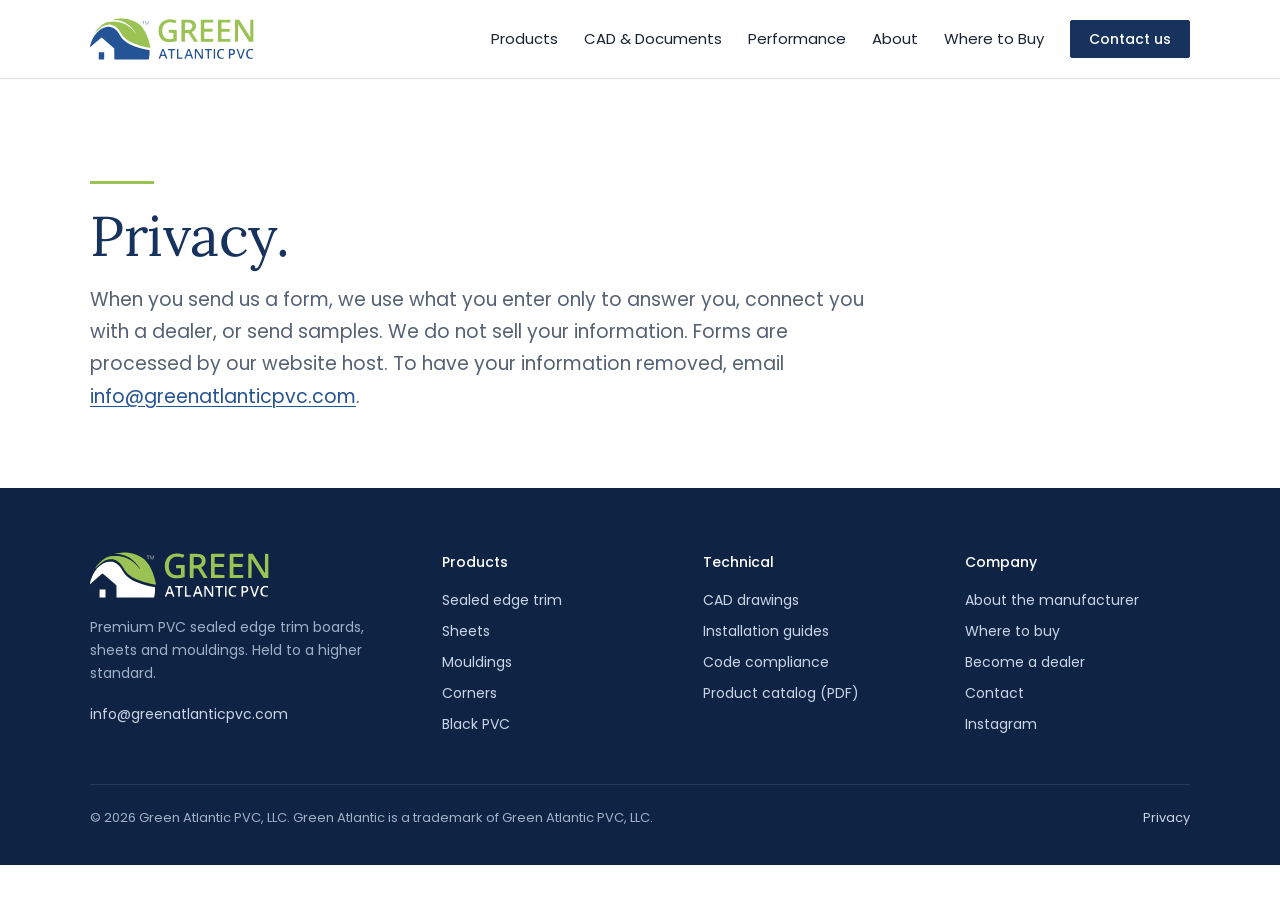
<file: privacy.html>
<!doctype html>
<html lang="en">
<head>
<meta charset="utf-8">
<meta name="viewport" content="width=device-width, initial-scale=1, viewport-fit=cover">
<title>Privacy | Green Atlantic PVC</title>
<meta name="description" content="Privacy policy.">
<meta property="og:title" content="Privacy | Green Atlantic PVC">
<meta property="og:description" content="Privacy policy.">
<meta property="og:image" content="https://greenatlanticpvc.com/img/farmhouse.jpg">
<meta name="theme-color" content="#17325C">
<link rel="icon" href="/img/favicon.svg" type="image/svg+xml">
<link rel="preconnect" href="https://fonts.googleapis.com"><link rel="preconnect" href="https://fonts.gstatic.com" crossorigin>
<link href="https://fonts.googleapis.com/css2?family=Lora:ital@0;1&family=Poppins:wght@300;400;500&display=swap" rel="stylesheet">
<link rel="stylesheet" href="/styles.css">
</head>
<body>
<a class="skip" href="#main">Skip to content</a>
<header class="hdr"><div class="wrap">
<a class="brand" href="/" aria-label="Green Atlantic PVC home"><img src="/img/logo.svg" alt="Green Atlantic PVC" width="164" height="42"></a>
<button class="menu-btn" type="button" aria-expanded="false" aria-controls="nav">Menu</button>
<nav class="nav" id="nav" aria-label="Main"><a href="/products.html">Products</a><a href="/cad.html">CAD &amp; Documents</a><a href="/performance.html">Performance</a><a href="/about.html">About</a><a href="/dealers.html">Where to Buy</a><a class="btn" href="/contact.html">Contact us</a></nav>
</div></header>
<main id="main">
<section class="ph-head" style="border:0"><div class="wrap"><span class="rule"></span><h1>Privacy.</h1>
<p class="lede">When you send us a form, we use what you enter only to answer you, connect you with a dealer, or send samples. We do not sell your information. Forms are processed by our website host. To have your information removed, email <a href="mailto:info@greenatlanticpvc.com">info@greenatlanticpvc.com</a>.</p></div></section>
</main>
<footer class="ftr"><div class="wrap">
<div class="cols">
<div><img src="/img/logo-reverse.svg" alt="Green Atlantic PVC" width="180" height="46"><p>Premium PVC sealed edge trim boards, sheets and mouldings. Held to a higher standard.</p><a href="mailto:info@greenatlanticpvc.com">info@greenatlanticpvc.com</a></div>
<div><h4>Products</h4><a href="/products.html#trim">Sealed edge trim</a><a href="/products.html#sheets">Sheets</a><a href="/products.html#mouldings">Mouldings</a><a href="/products.html#corners">Corners</a><a href="/products.html#black">Black PVC</a></div>
<div><h4>Technical</h4><a href="/cad.html">CAD drawings</a><a href="/cad.html#documents">Installation guides</a><a href="/performance.html">Code compliance</a><a href="/docs/green-atlantic-catalog.pdf">Product catalog (PDF)</a></div>
<div><h4>Company</h4><a href="/about.html">About the manufacturer</a><a href="/dealers.html">Where to buy</a><a href="/dealers.html#become">Become a dealer</a><a href="/contact.html">Contact</a><a href="https://www.instagram.com/greenatlanticpvc/" rel="noopener">Instagram</a></div>
</div>
<div class="base"><span>&copy; <span class="yr">2026</span> Green Atlantic PVC, LLC. Green Atlantic is a trademark of Green Atlantic PVC, LLC.</span><span><a href="/privacy.html">Privacy</a></span></div>
</div></footer>
<script src="/js/site.js"></script>
</body>
</html>
</file>
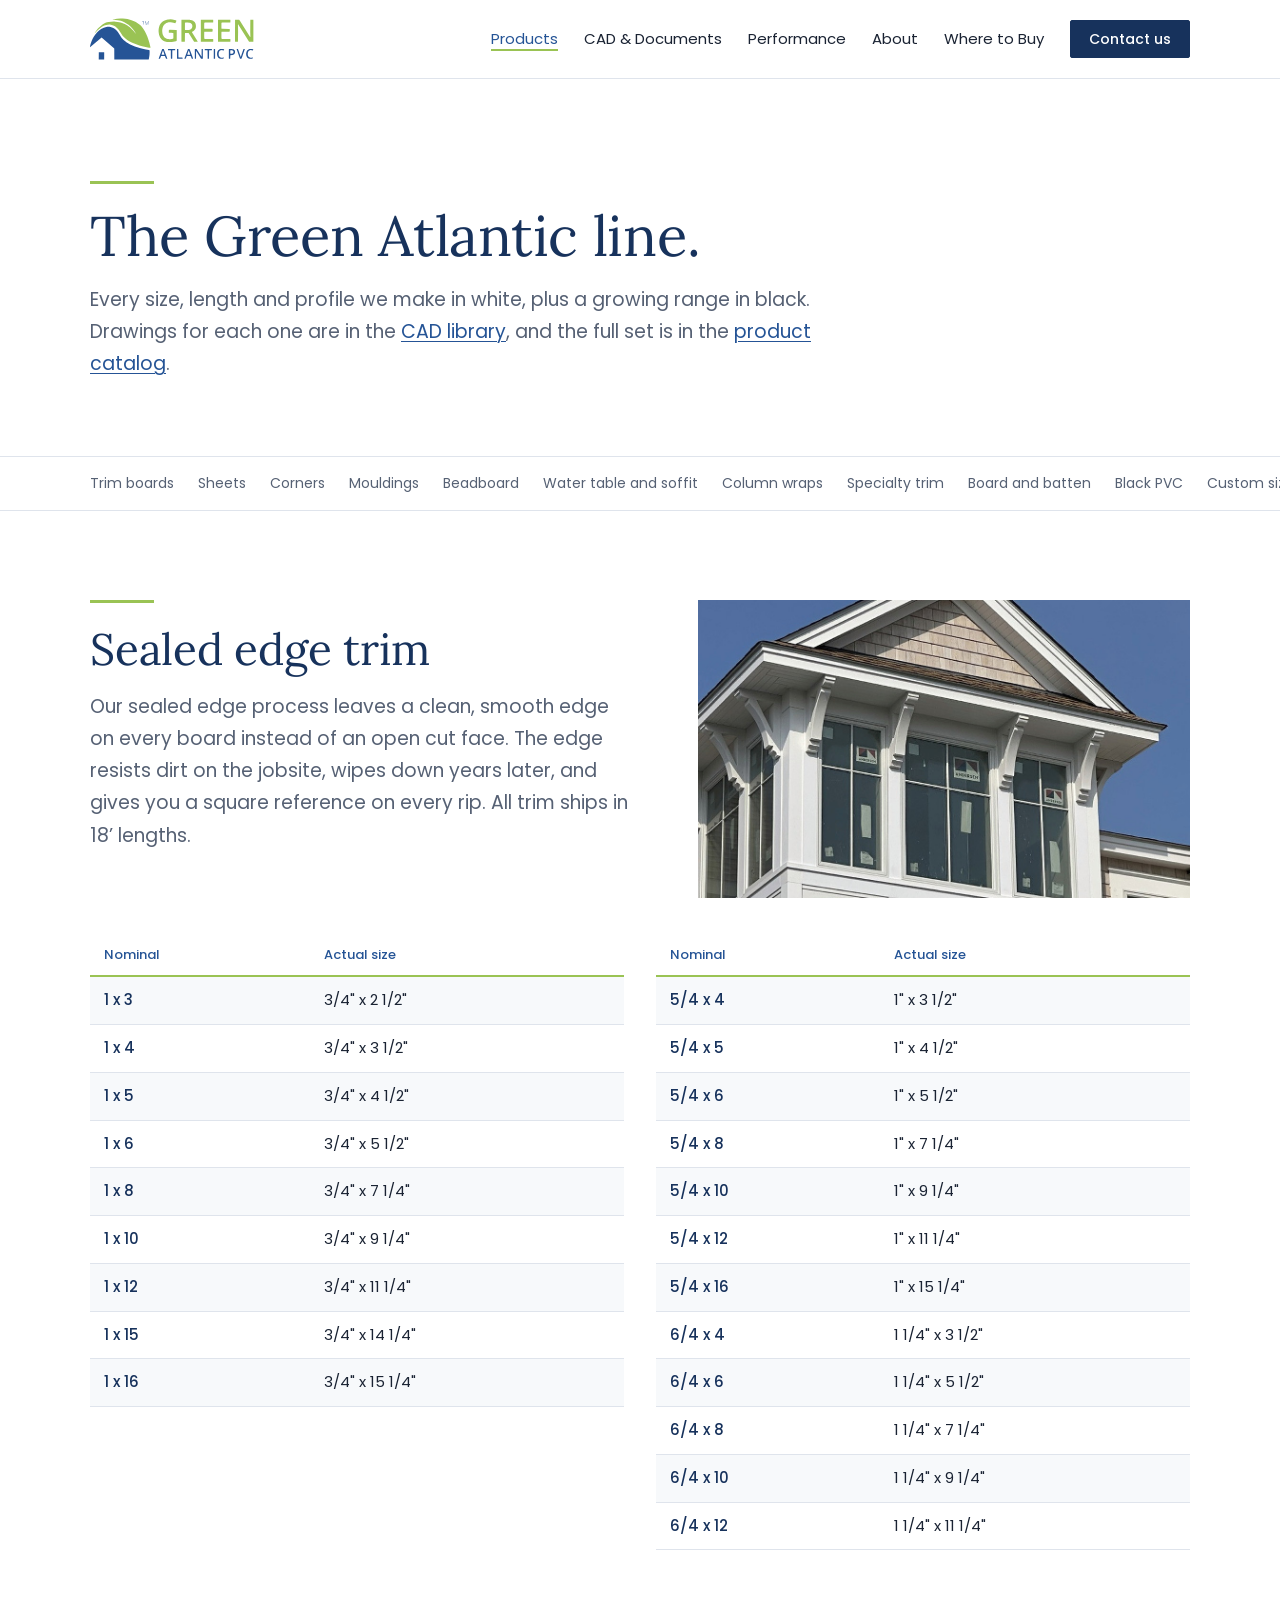
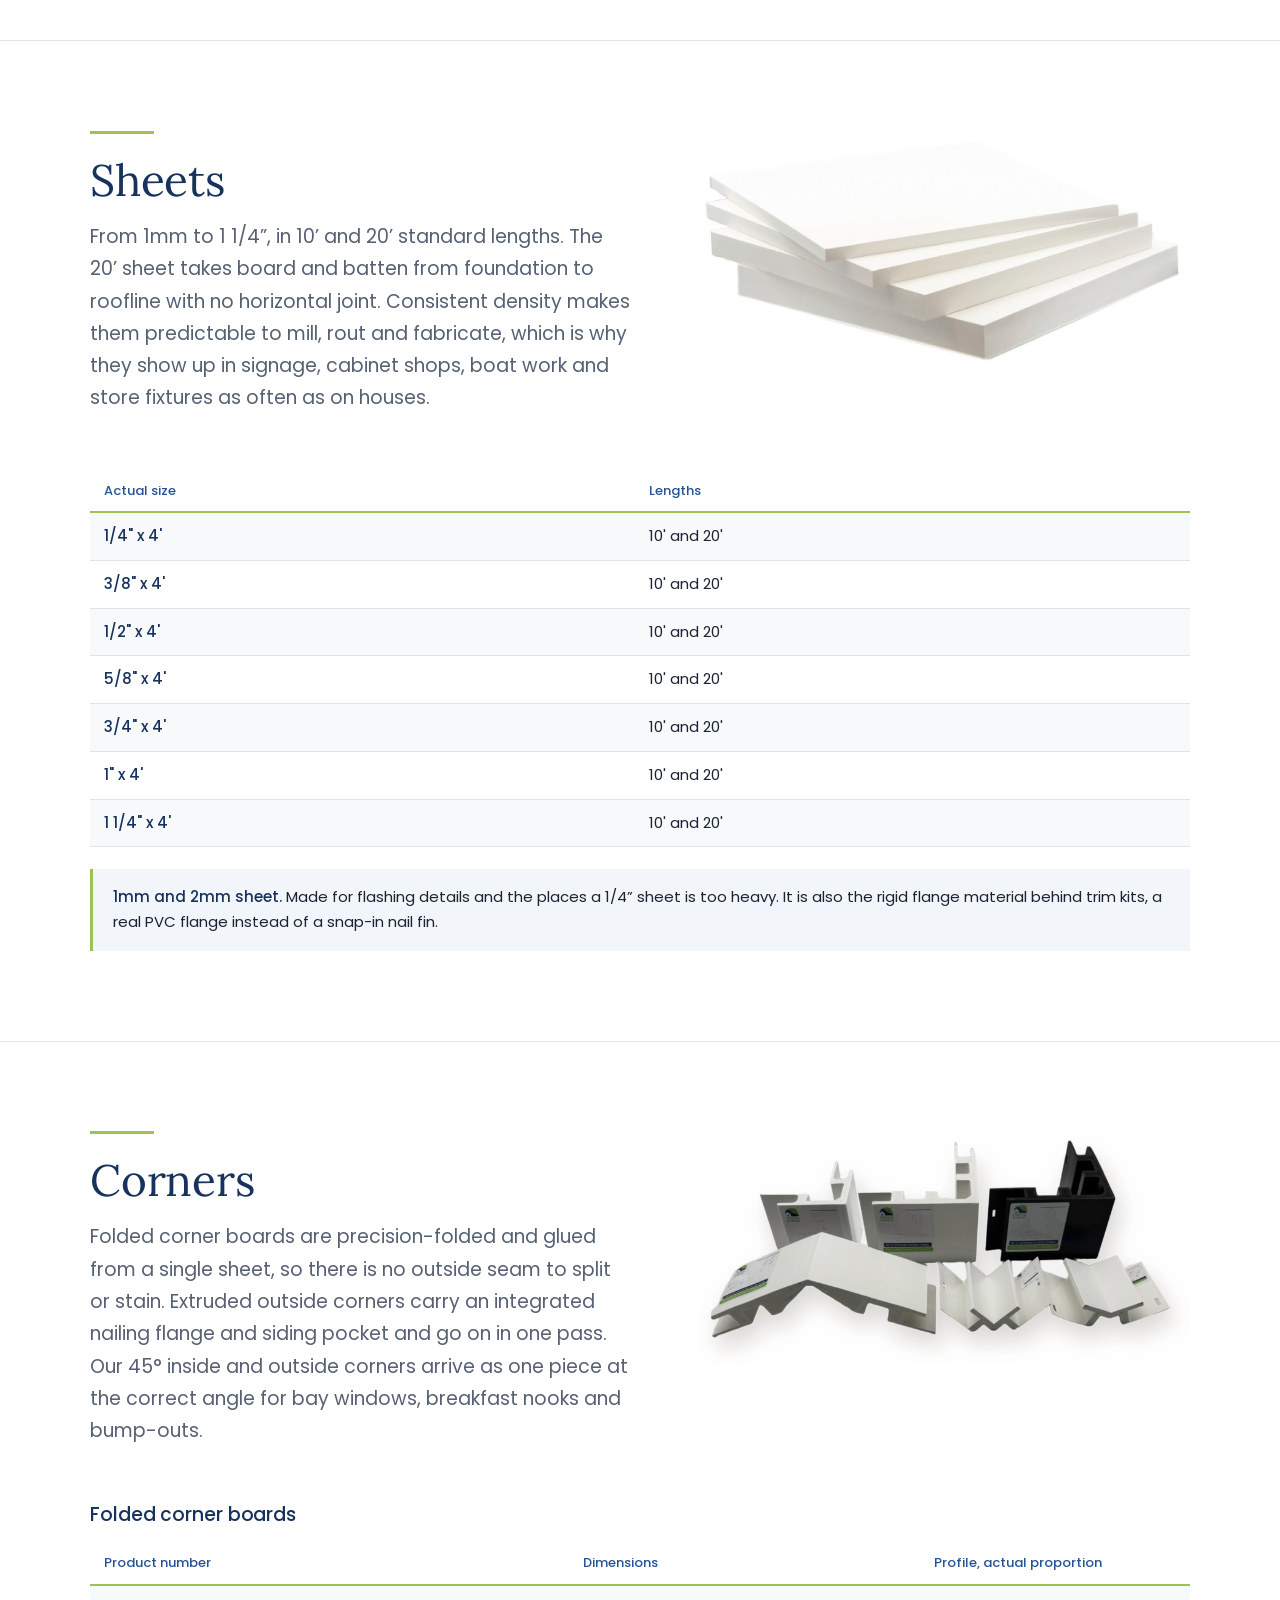
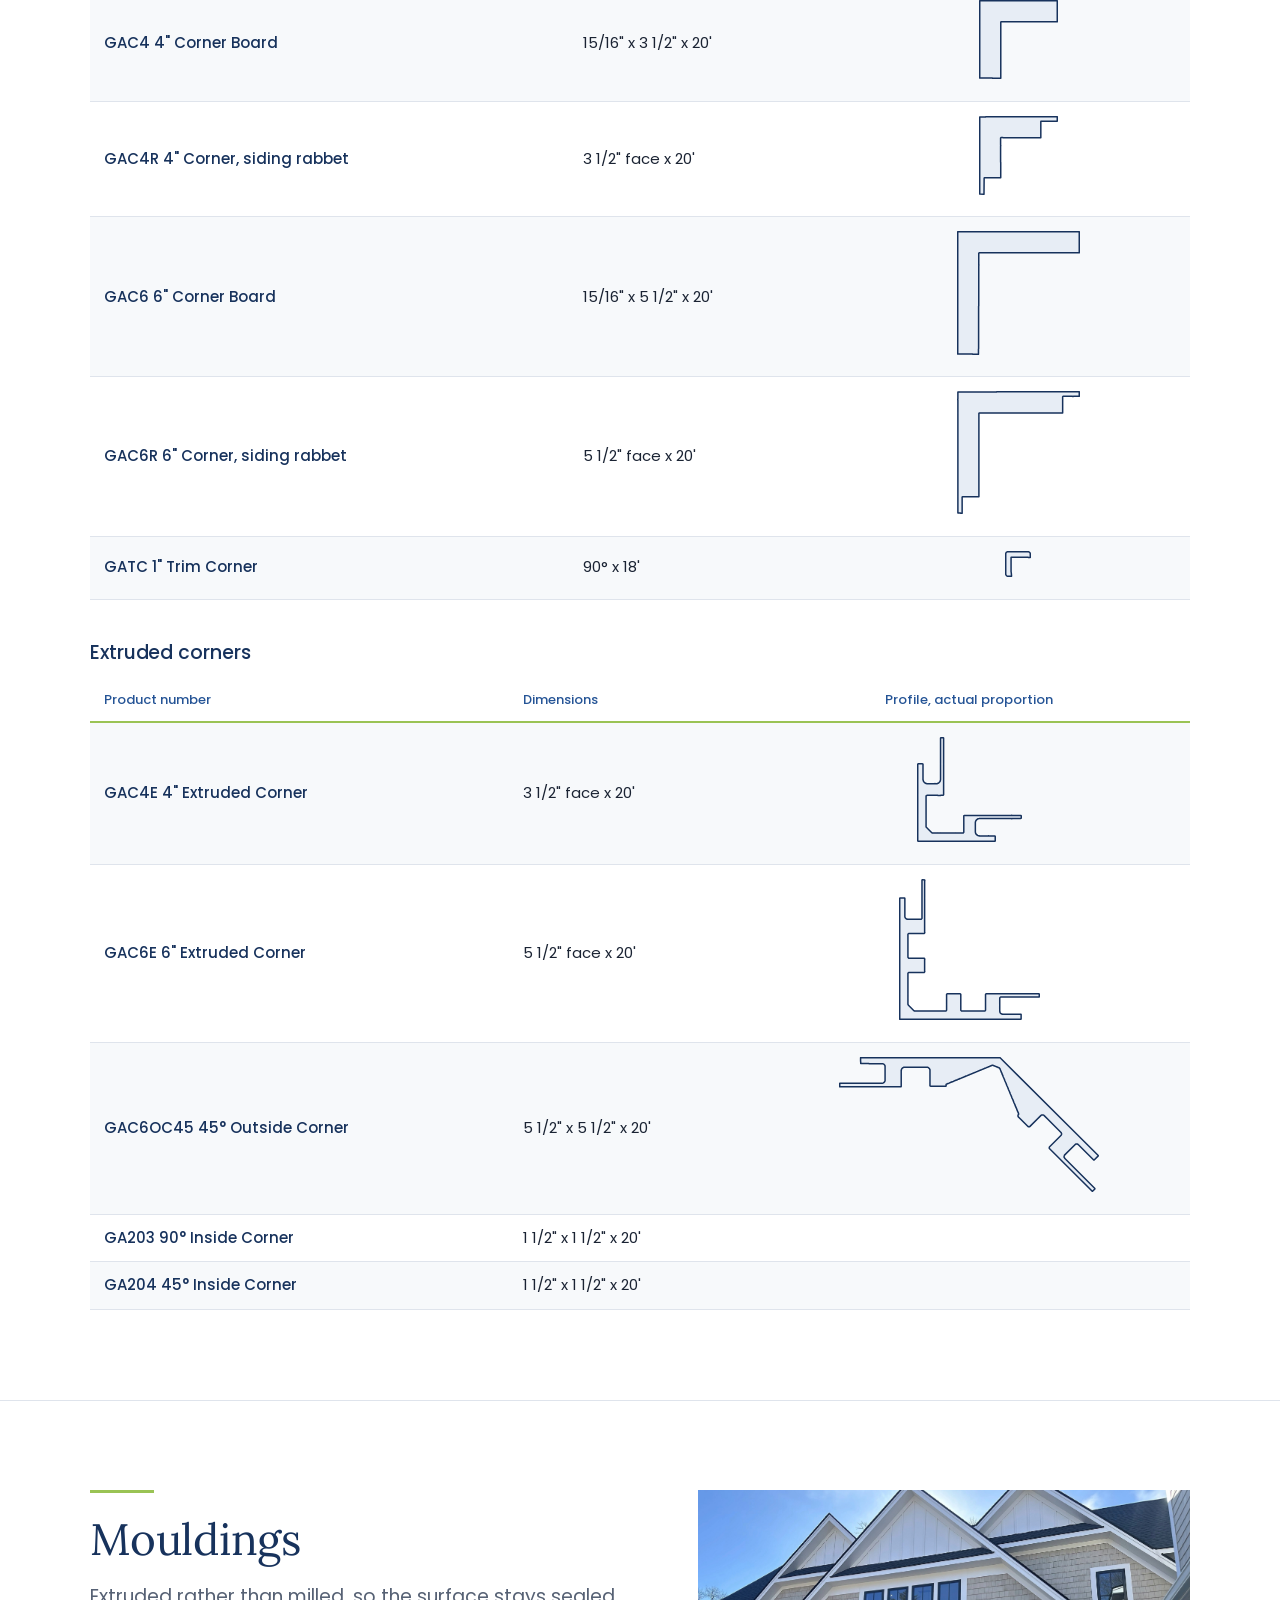
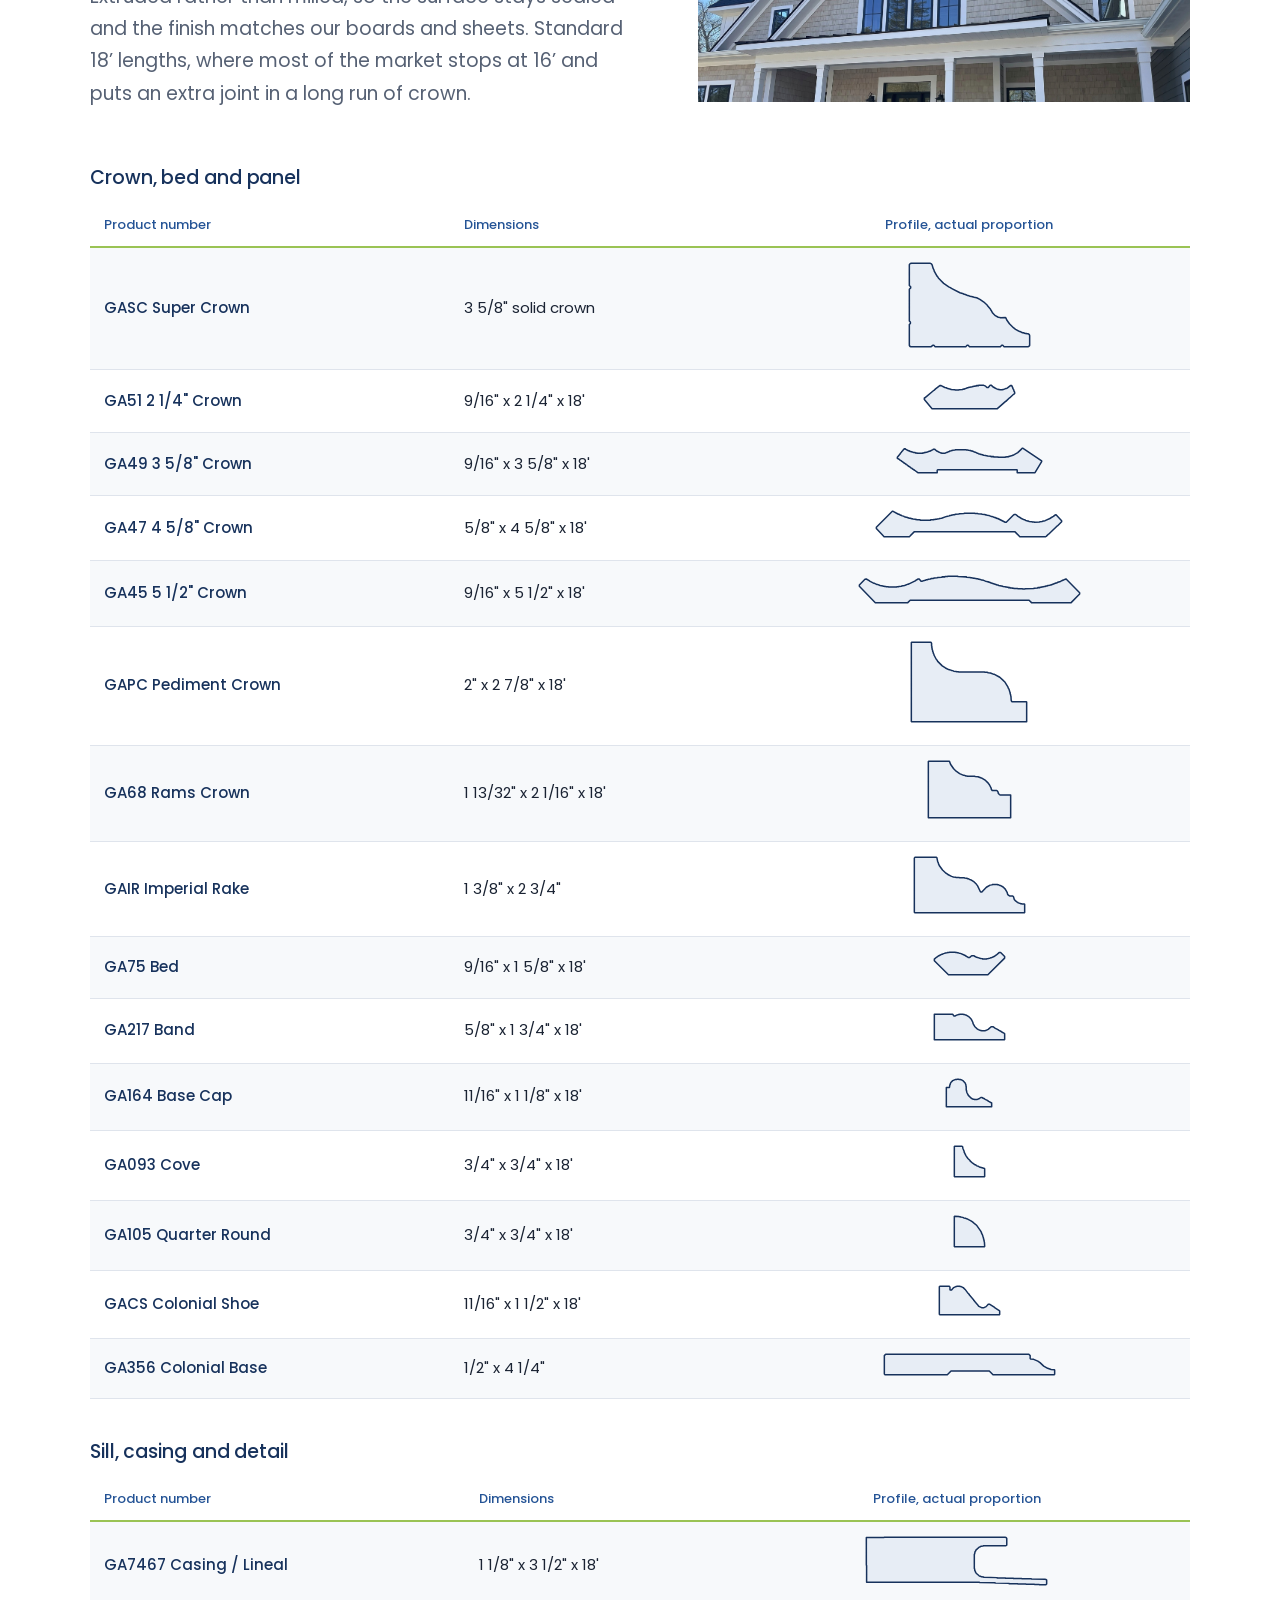
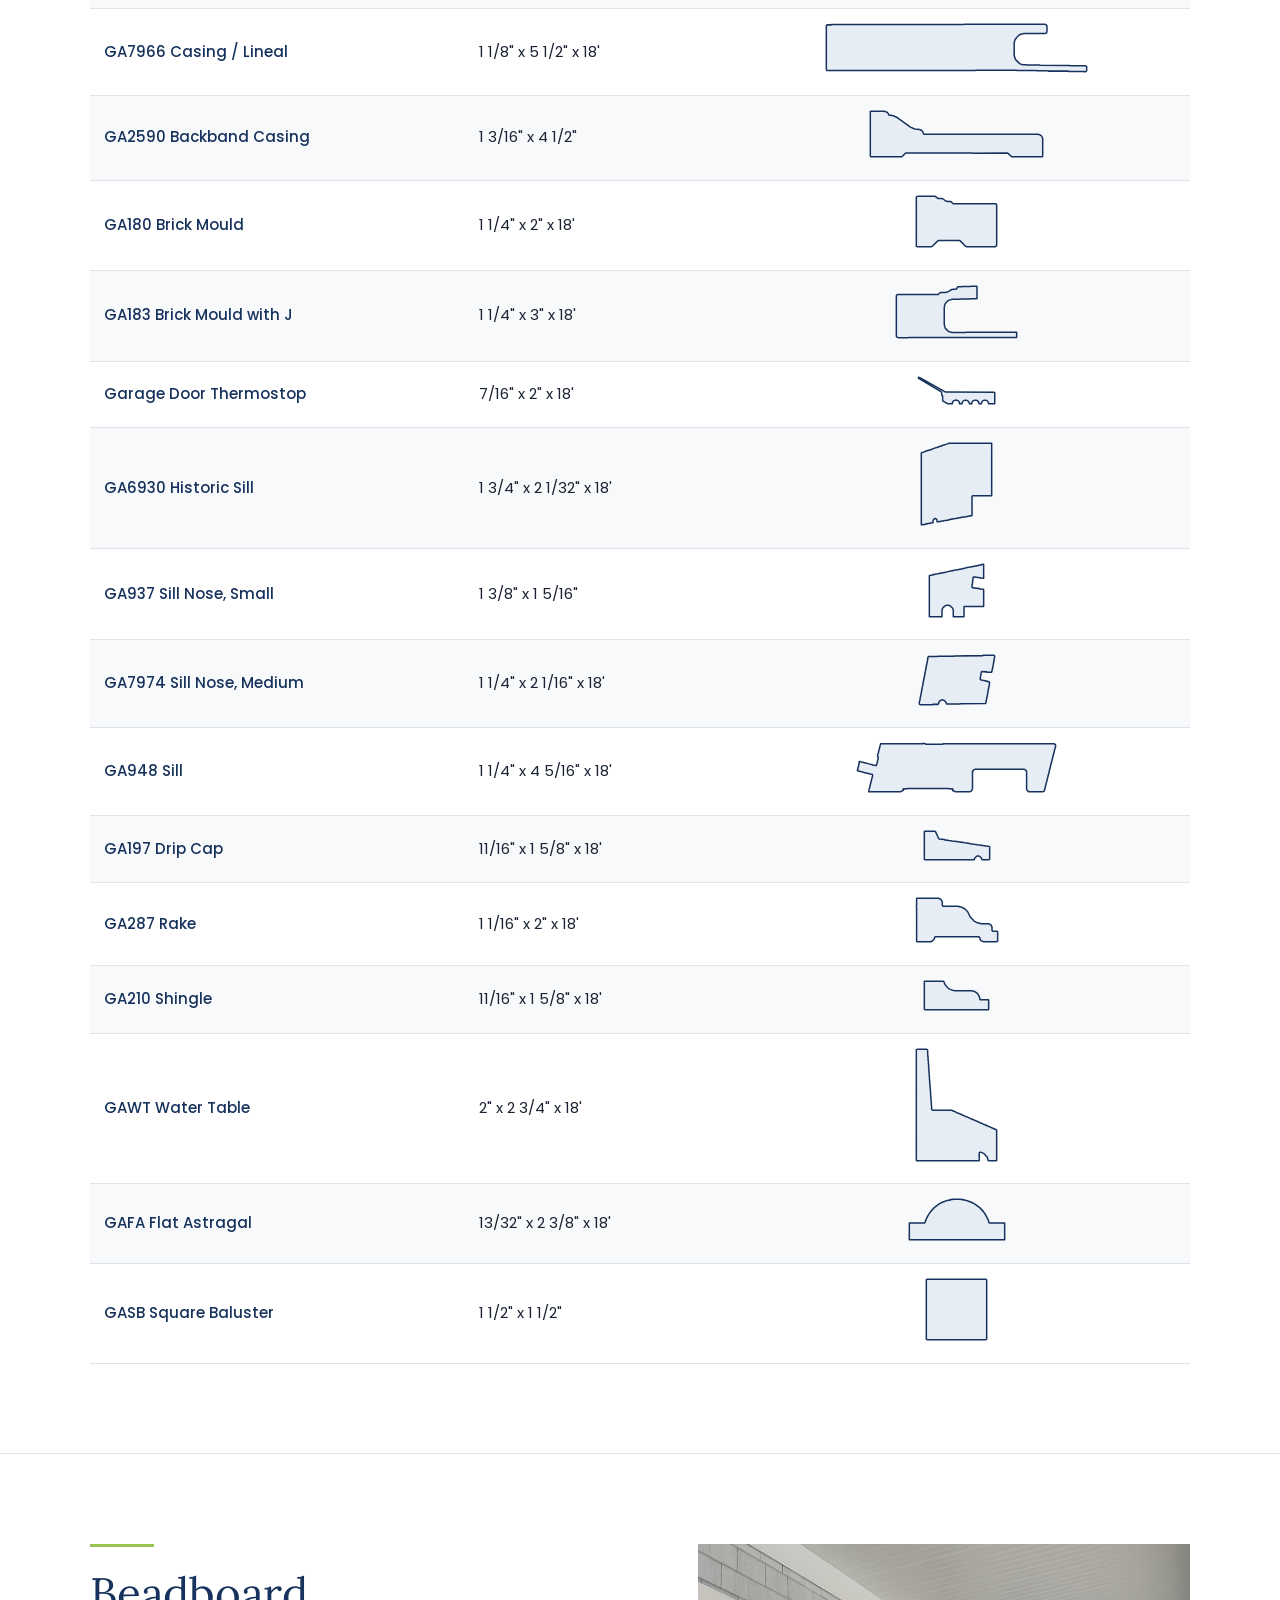
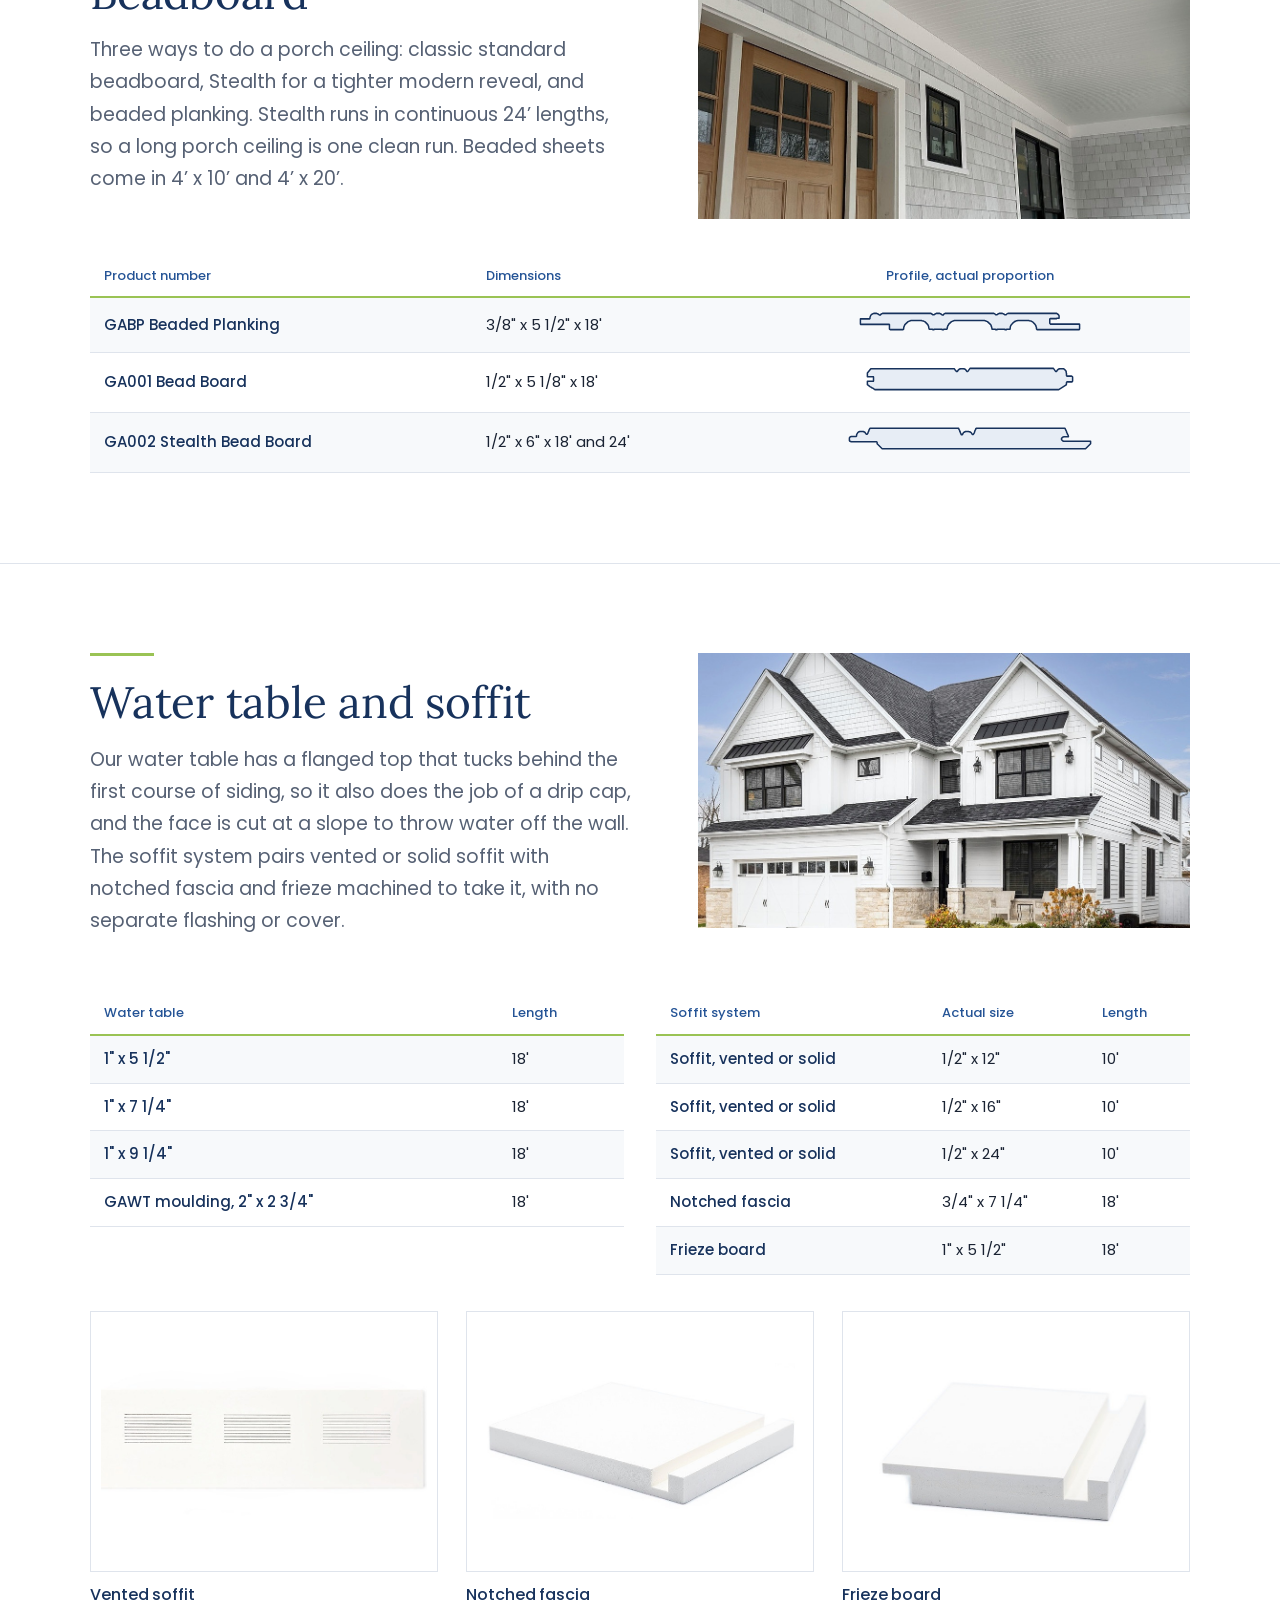
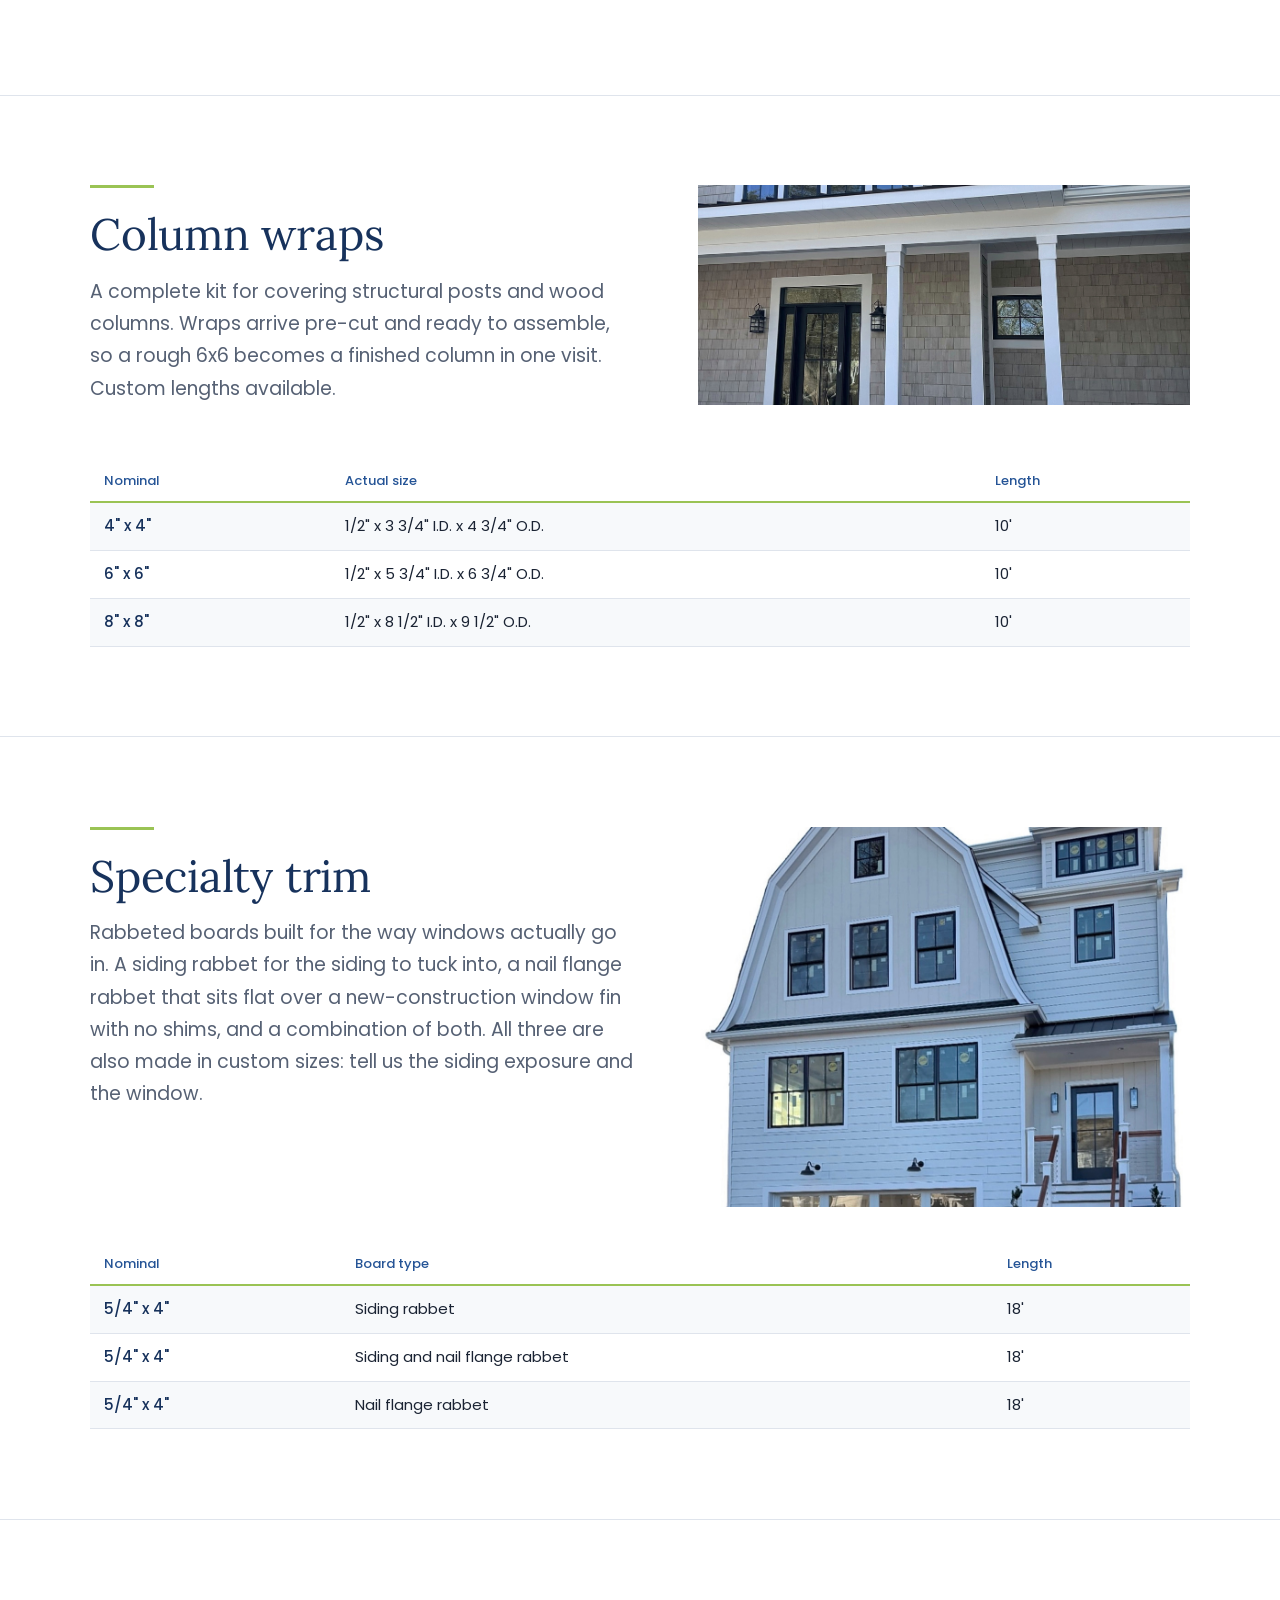
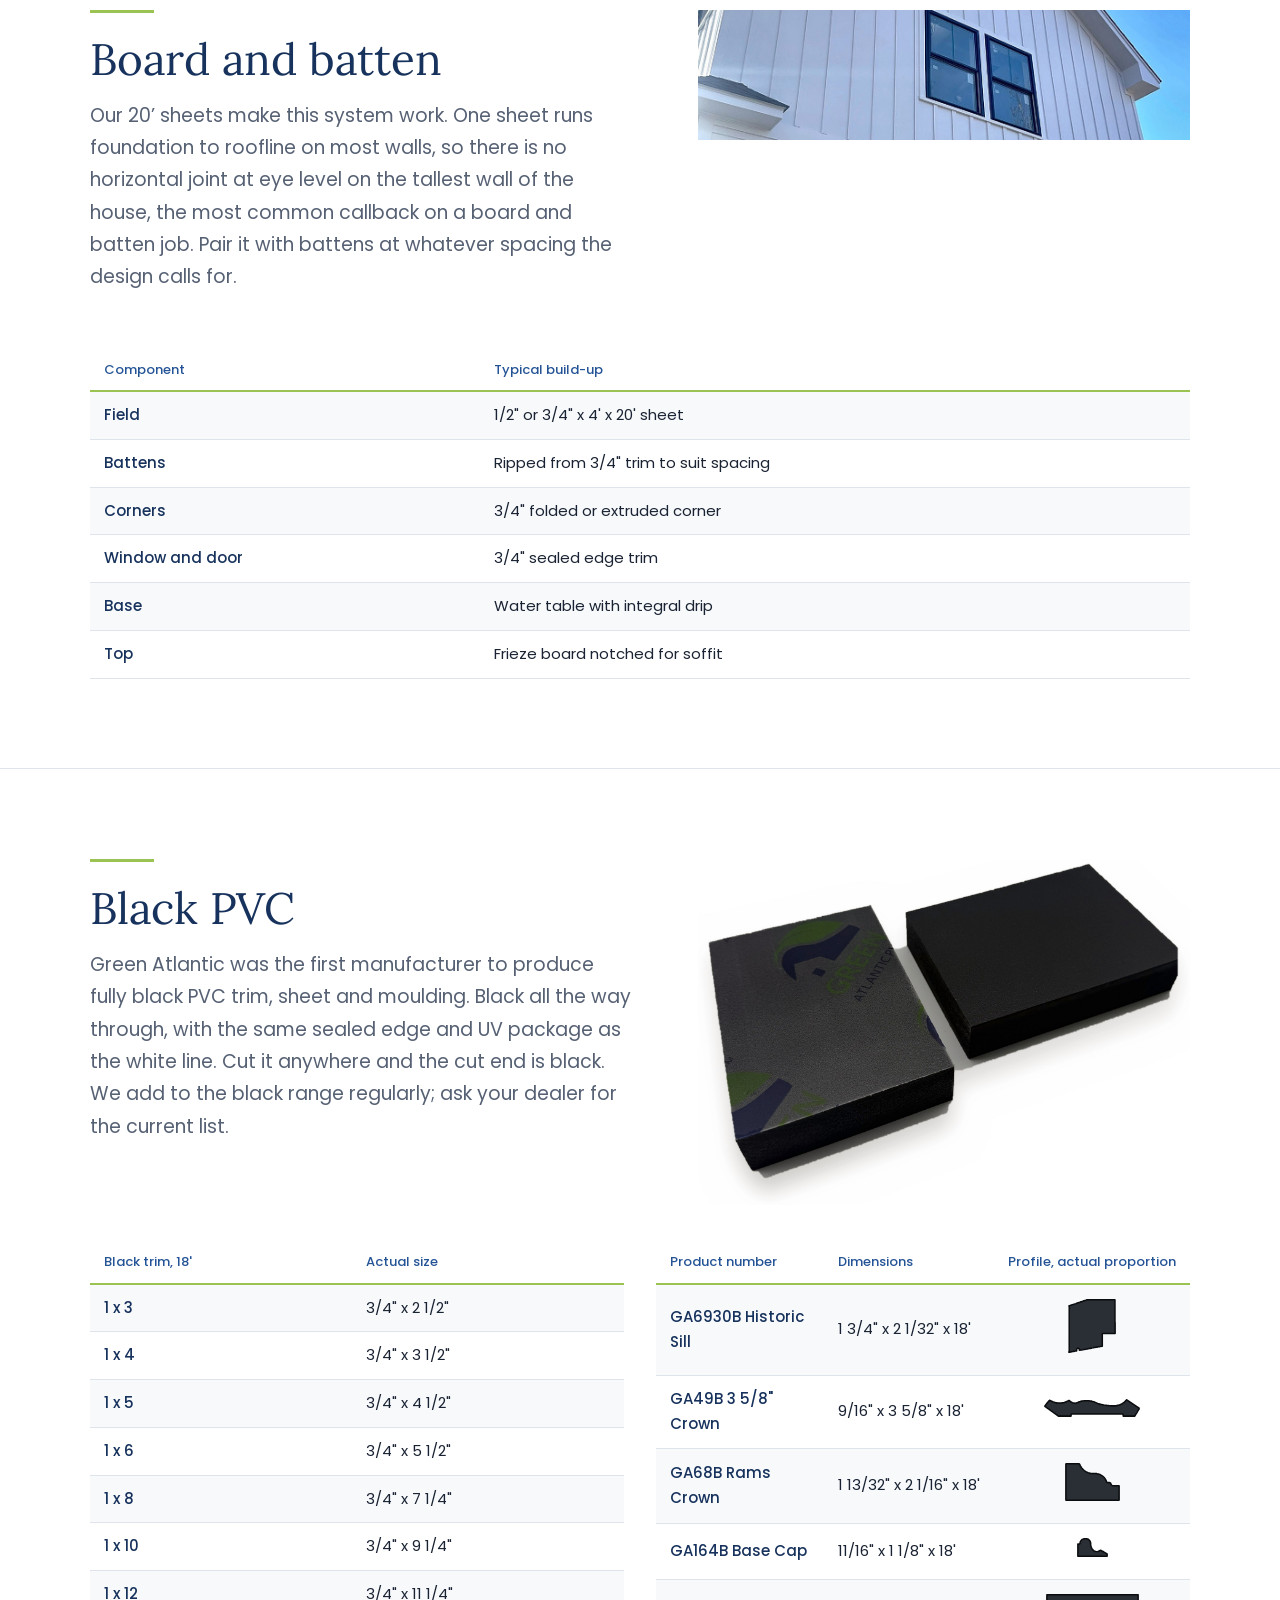
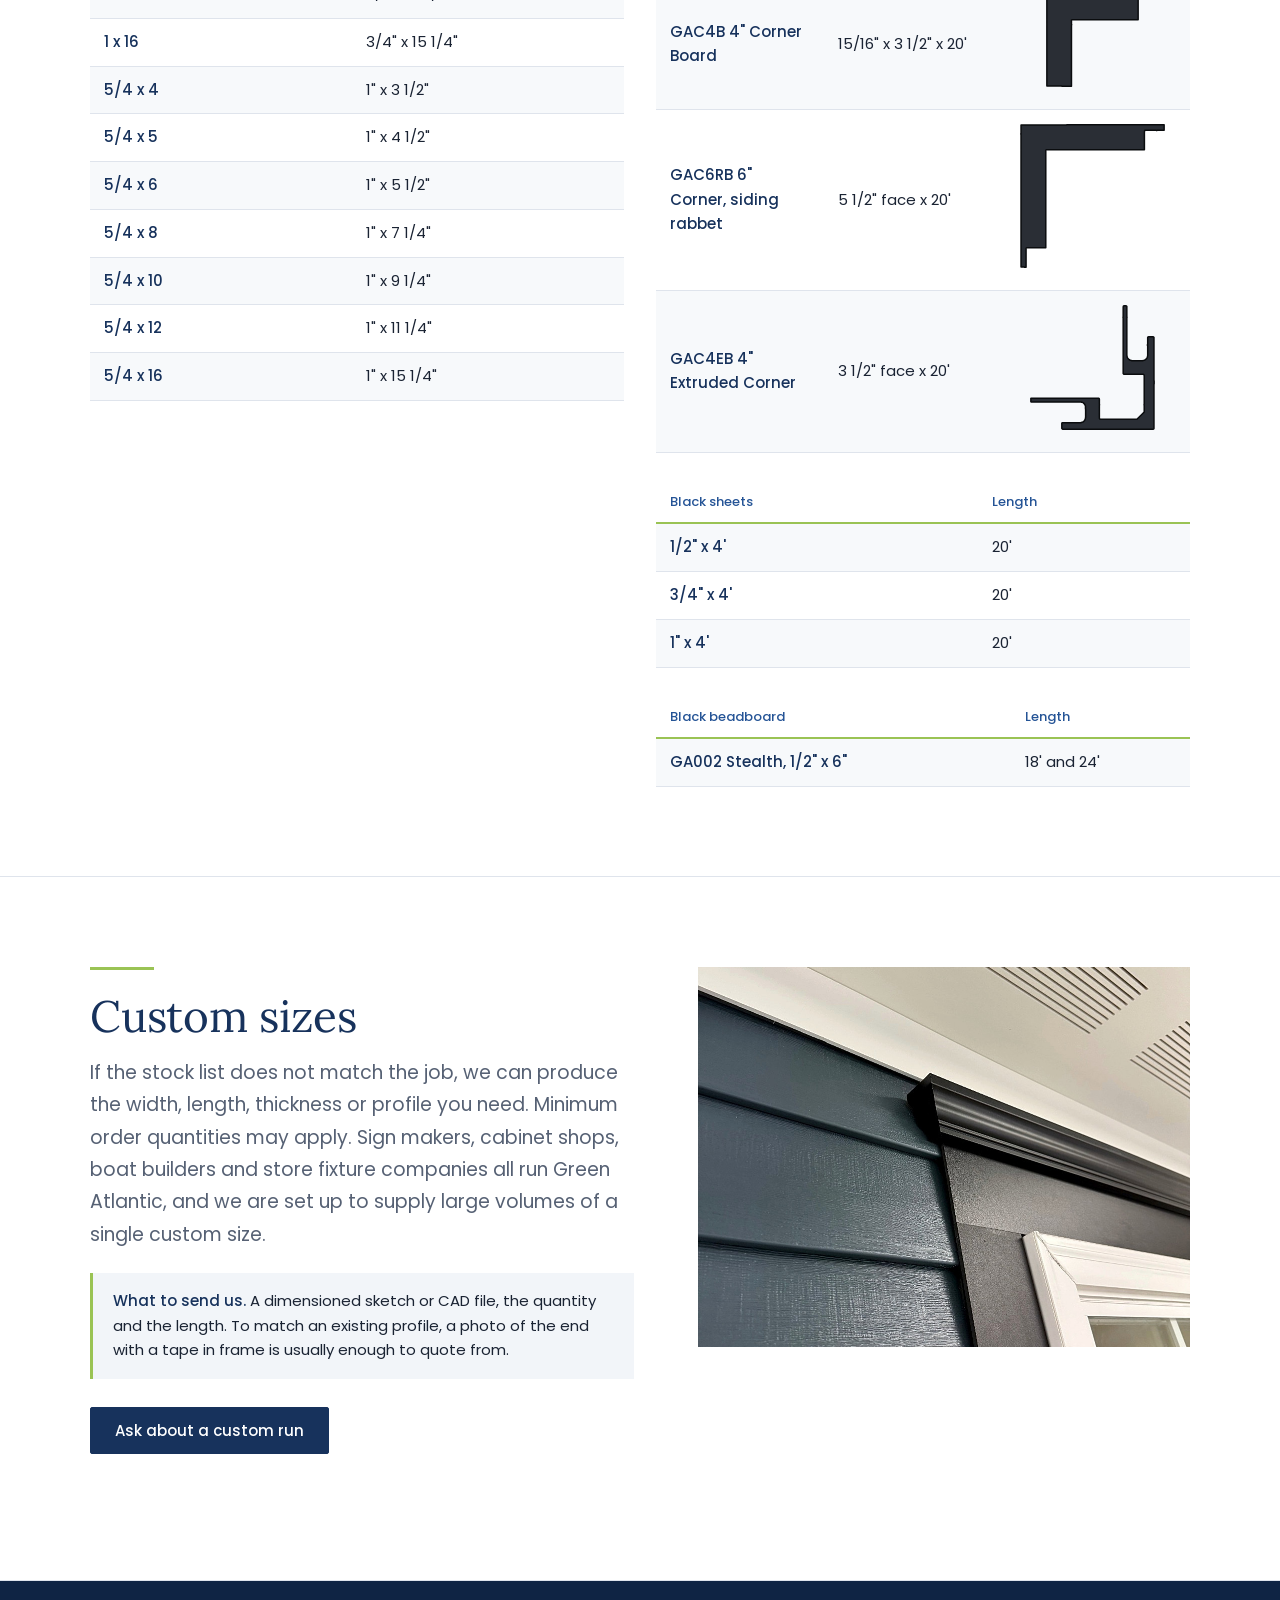
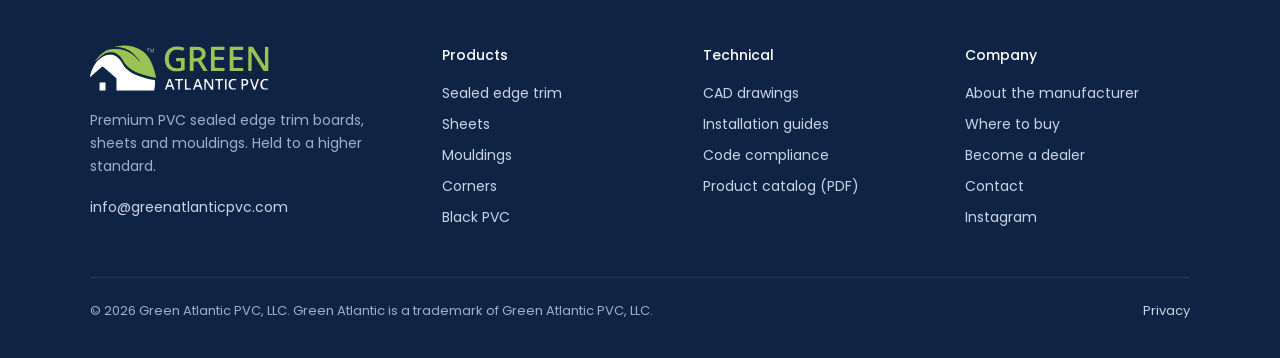
<file: products.html>
<!doctype html>
<html lang="en">
<head>
<meta charset="utf-8">
<meta name="viewport" content="width=device-width, initial-scale=1, viewport-fit=cover">
<title>Products | Green Atlantic PVC</title>
<meta name="description" content="Sealed edge trim boards, sheets, corners, mouldings, beadboard, soffit, column wraps and black PVC, with sizes and lengths.">
<meta property="og:title" content="Products | Green Atlantic PVC">
<meta property="og:description" content="Sealed edge trim boards, sheets, corners, mouldings, beadboard, soffit, column wraps and black PVC, with sizes and lengths.">
<meta property="og:image" content="https://greenatlanticpvc.com/img/farmhouse.jpg">
<meta name="theme-color" content="#17325C">
<link rel="icon" href="/img/favicon.svg" type="image/svg+xml">
<link rel="preconnect" href="https://fonts.googleapis.com"><link rel="preconnect" href="https://fonts.gstatic.com" crossorigin>
<link href="https://fonts.googleapis.com/css2?family=Lora:ital@0;1&family=Poppins:wght@300;400;500&display=swap" rel="stylesheet">
<link rel="stylesheet" href="/styles.css">
</head>
<body>
<a class="skip" href="#main">Skip to content</a>
<header class="hdr"><div class="wrap">
<a class="brand" href="/" aria-label="Green Atlantic PVC home"><img src="/img/logo.svg" alt="Green Atlantic PVC" width="164" height="42"></a>
<button class="menu-btn" type="button" aria-expanded="false" aria-controls="nav">Menu</button>
<nav class="nav" id="nav" aria-label="Main"><a href="/products.html" aria-current="page">Products</a><a href="/cad.html">CAD &amp; Documents</a><a href="/performance.html">Performance</a><a href="/about.html">About</a><a href="/dealers.html">Where to Buy</a><a class="btn" href="/contact.html">Contact us</a></nav>
</div></header>
<main id="main">

<section class="ph-head"><div class="wrap">
<span class="rule"></span><h1>The Green Atlantic line.</h1>
<p class="lede">Every size, length and profile we make in white, plus a growing range in black. Drawings for each one are in the <a href="/cad.html">CAD library</a>, and the full set is in the <a href="/docs/green-atlantic-catalog.pdf">product catalog</a>.</p>
</div></section>
<nav class="subnav" aria-label="Product families"><div class="wrap"><a href="#trim">Trim boards</a><a href="#sheets">Sheets</a><a href="#corners">Corners</a><a href="#mouldings">Mouldings</a><a href="#beadboard">Beadboard</a><a href="#soffit">Water table and soffit</a><a href="#wraps">Column wraps</a><a href="#specialty">Specialty trim</a><a href="#batten">Board and batten</a><a href="#black">Black PVC</a><a href="#custom">Custom sizes</a></div></nav>
<section class="prod" id="trim"><div class="wrap">
<div class="prod-head"><div><span class="rule"></span><h2>Sealed edge trim</h2><p class="lede" style="margin-top:16px">Our sealed edge process leaves a clean, smooth edge on every board instead of an open cut face. The edge resists dirt on the jobsite, wipes down years later, and gives you a square reference on every rip. All trim ships in 18&rsquo; lengths.</p></div><img src="/img/trim-dormer.jpg" alt="Dormer trimmed with Green Atlantic sealed edge trim" loading="lazy"></div>
<div class="tables"><div class="tbl-wrap"><table><thead><tr><th>Nominal</th><th>Actual size</th></tr></thead><tbody><tr><td><b>1 x 3</b></td><td class=num>3/4" x 2 1/2"</td></tr><tr><td><b>1 x 4</b></td><td class=num>3/4" x 3 1/2"</td></tr><tr><td><b>1 x 5</b></td><td class=num>3/4" x 4 1/2"</td></tr><tr><td><b>1 x 6</b></td><td class=num>3/4" x 5 1/2"</td></tr><tr><td><b>1 x 8</b></td><td class=num>3/4" x 7 1/4"</td></tr><tr><td><b>1 x 10</b></td><td class=num>3/4" x 9 1/4"</td></tr><tr><td><b>1 x 12</b></td><td class=num>3/4" x 11 1/4"</td></tr><tr><td><b>1 x 15</b></td><td class=num>3/4" x 14 1/4"</td></tr><tr><td><b>1 x 16</b></td><td class=num>3/4" x 15 1/4"</td></tr></tbody></table></div><div class="tbl-wrap"><table><thead><tr><th>Nominal</th><th>Actual size</th></tr></thead><tbody><tr><td><b>5/4 x 4</b></td><td class=num>1" x 3 1/2"</td></tr><tr><td><b>5/4 x 5</b></td><td class=num>1" x 4 1/2"</td></tr><tr><td><b>5/4 x 6</b></td><td class=num>1" x 5 1/2"</td></tr><tr><td><b>5/4 x 8</b></td><td class=num>1" x 7 1/4"</td></tr><tr><td><b>5/4 x 10</b></td><td class=num>1" x 9 1/4"</td></tr><tr><td><b>5/4 x 12</b></td><td class=num>1" x 11 1/4"</td></tr><tr><td><b>5/4 x 16</b></td><td class=num>1" x 15 1/4"</td></tr><tr><td><b>6/4 x 4</b></td><td class=num>1 1/4" x 3 1/2"</td></tr><tr><td><b>6/4 x 6</b></td><td class=num>1 1/4" x 5 1/2"</td></tr><tr><td><b>6/4 x 8</b></td><td class=num>1 1/4" x 7 1/4"</td></tr><tr><td><b>6/4 x 10</b></td><td class=num>1 1/4" x 9 1/4"</td></tr><tr><td><b>6/4 x 12</b></td><td class=num>1 1/4" x 11 1/4"</td></tr></tbody></table></div></div>
</div></section>
<section class="prod" id="sheets"><div class="wrap">
<div class="prod-head"><div><span class="rule"></span><h2>Sheets</h2><p class="lede" style="margin-top:16px">From 1mm to 1 1/4&rdquo;, in 10&rsquo; and 20&rsquo; standard lengths. The 20&rsquo; sheet takes board and batten from foundation to roofline with no horizontal joint. Consistent density makes them predictable to mill, rout and fabricate, which is why they show up in signage, cabinet shops, boat work and store fixtures as often as on houses.</p></div><img class="cut" src="/img/sheets.jpg" alt="Stack of Green Atlantic PVC sheets" loading="lazy"></div>
<div class="tbl-wrap"><table><thead><tr><th>Actual size</th><th>Lengths</th></tr></thead><tbody><tr><td><b>1/4" x 4'</b></td><td class=num>10' and 20'</td></tr><tr><td><b>3/8" x 4'</b></td><td class=num>10' and 20'</td></tr><tr><td><b>1/2" x 4'</b></td><td class=num>10' and 20'</td></tr><tr><td><b>5/8" x 4'</b></td><td class=num>10' and 20'</td></tr><tr><td><b>3/4" x 4'</b></td><td class=num>10' and 20'</td></tr><tr><td><b>1" x 4'</b></td><td class=num>10' and 20'</td></tr><tr><td><b>1 1/4" x 4'</b></td><td class=num>10' and 20'</td></tr></tbody></table></div>
<p class="note"><b>1mm and 2mm sheet.</b> Made for flashing details and the places a 1/4&rdquo; sheet is too heavy. It is also the rigid flange material behind trim kits, a real PVC flange instead of a snap-in nail fin.</p>
</div></section>
<section class="prod" id="corners"><div class="wrap">
<div class="prod-head"><div><span class="rule"></span><h2>Corners</h2><p class="lede" style="margin-top:16px">Folded corner boards are precision-folded and glued from a single sheet, so there is no outside seam to split or stain. Extruded outside corners carry an integrated nailing flange and siding pocket and go on in one pass. Our 45&deg; inside and outside corners arrive as one piece at the correct angle for bay windows, breakfast nooks and bump-outs.</p></div><img class="cut" src="/img/extruded-corners.jpg" alt="The extruded corner collection in white and black" loading="lazy"></div>
<h3 style="margin:0 0 14px">Folded corner boards</h3><div class="tbl-wrap"><table><thead><tr><th>Product number</th><th>Dimensions</th><th style="text-align:center">Profile, actual proportion</th></tr></thead><tbody><tr><td><b>GAC4 4" Corner Board</b></td><td class="num">15/16" x 3 1/2" x 20'</td><td class="pcell"><img class="prof" src="/profiles/gac4.svg" width="79" height="79" alt="GAC4 4" Corner Board profile" loading="lazy"></td></tr><tr><td><b>GAC4R 4" Corner, siding rabbet</b></td><td class="num">3 1/2" face x 20'</td><td class="pcell"><img class="prof" src="/profiles/gac4r.svg" width="79" height="79" alt="GAC4R 4" Corner, siding rabbet profile" loading="lazy"></td></tr><tr><td><b>GAC6 6" Corner Board</b></td><td class="num">15/16" x 5 1/2" x 20'</td><td class="pcell"><img class="prof" src="/profiles/gac6.svg" width="123" height="123" alt="GAC6 6" Corner Board profile" loading="lazy"></td></tr><tr><td><b>GAC6R 6" Corner, siding rabbet</b></td><td class="num">5 1/2" face x 20'</td><td class="pcell"><img class="prof" src="/profiles/gac6r.svg" width="123" height="122" alt="GAC6R 6" Corner, siding rabbet profile" loading="lazy"></td></tr><tr><td><b>GATC 1" Trim Corner</b></td><td class="num">90° x 18'</td><td class="pcell"><img class="prof" src="/profiles/gatc.svg" width="26" height="27" alt="GATC 1" Trim Corner profile" loading="lazy"></td></tr></tbody></table></div>
<h3 style="margin:40px 0 14px">Extruded corners</h3><div class="tbl-wrap"><table><thead><tr><th>Product number</th><th>Dimensions</th><th style="text-align:center">Profile, actual proportion</th></tr></thead><tbody><tr><td><b>GAC4E 4" Extruded Corner</b></td><td class="num">3 1/2" face x 20'</td><td class="pcell"><img class="prof" src="/profiles/gac4e.svg" width="105" height="105" alt="GAC4E 4" Extruded Corner profile" loading="lazy"></td></tr><tr><td><b>GAC6E 6" Extruded Corner</b></td><td class="num">5 1/2" face x 20'</td><td class="pcell"><img class="prof" src="/profiles/gac6e.svg" width="141" height="141" alt="GAC6E 6" Extruded Corner profile" loading="lazy"></td></tr><tr><td><b>GAC6OC45 45° Outside Corner</b></td><td class="num">5 1/2" x 5 1/2" x 20'</td><td class="pcell"><img class="prof" src="/profiles/gac6oc45.svg" width="260" height="135" alt="GAC6OC45 45° Outside Corner profile" loading="lazy"></td></tr><tr><td><b>GA203 90° Inside Corner</b></td><td class="num">1 1/2" x 1 1/2" x 20'</td><td class="pcell"></td></tr><tr><td><b>GA204 45° Inside Corner</b></td><td class="num">1 1/2" x 1 1/2" x 20'</td><td class="pcell"></td></tr></tbody></table></div>
</div></section>
<section class="prod" id="mouldings"><div class="wrap">
<div class="prod-head"><div><span class="rule"></span><h2>Mouldings</h2><p class="lede" style="margin-top:16px">Extruded rather than milled, so the surface stays sealed and the finish matches our boards and sheets. Standard 18&rsquo; lengths, where most of the market stops at 16&rsquo; and puts an extra joint in a long run of crown.</p></div><img src="/img/gables.jpg" alt="Gables finished with Green Atlantic mouldings" loading="lazy"></div>
<h3 style="margin:8px 0 14px">Crown, bed and panel</h3><div class="tbl-wrap"><table><thead><tr><th>Product number</th><th>Dimensions</th><th style="text-align:center">Profile, actual proportion</th></tr></thead><tbody><tr><td><b>GASC Super Crown</b></td><td class="num">3 5/8" solid crown</td><td class="pcell"><img class="prof" src="/profiles/gasc.svg" width="123" height="86" alt="GASC Super Crown profile" loading="lazy"></td></tr><tr><td><b>GA51 2 1/4" Crown</b></td><td class="num">9/16" x 2 1/4" x 18'</td><td class="pcell"><img class="prof" src="/profiles/ga51.svg" width="93" height="26" alt="GA51 2 1/4" Crown profile" loading="lazy"></td></tr><tr><td><b>GA49 3 5/8" Crown</b></td><td class="num">9/16" x 3 5/8" x 18'</td><td class="pcell"><img class="prof" src="/profiles/ga49.svg" width="147" height="27" alt="GA49 3 5/8" Crown profile" loading="lazy"></td></tr><tr><td><b>GA47 4 5/8" Crown</b></td><td class="num">5/8" x 4 5/8" x 18'</td><td class="pcell"><img class="prof" src="/profiles/ga47.svg" width="188" height="28" alt="GA47 4 5/8" Crown profile" loading="lazy"></td></tr><tr><td><b>GA45 5 1/2" Crown</b></td><td class="num">9/16" x 5 1/2" x 18'</td><td class="pcell"><img class="prof" src="/profiles/ga45.svg" width="223" height="29" alt="GA45 5 1/2" Crown profile" loading="lazy"></td></tr><tr><td><b>GAPC Pediment Crown</b></td><td class="num">2" x 2 7/8" x 18'</td><td class="pcell"><img class="prof" src="/profiles/gapc.svg" width="118" height="83" alt="GAPC Pediment Crown profile" loading="lazy"></td></tr><tr><td><b>GA68 Rams Crown</b></td><td class="num">1 13/32" x 2 1/16" x 18'</td><td class="pcell"><img class="prof" src="/profiles/ga68.svg" width="85" height="59" alt="GA68 Rams Crown profile" loading="lazy"></td></tr><tr><td><b>GAIR Imperial Rake</b></td><td class="num">1 3/8" x 2 3/4"</td><td class="pcell"><img class="prof" src="/profiles/gair.svg" width="113" height="58" alt="GAIR Imperial Rake profile" loading="lazy"></td></tr><tr><td><b>GA75 Bed</b></td><td class="num">9/16" x 1 5/8" x 18'</td><td class="pcell"><img class="prof" src="/profiles/ga75.svg" width="73" height="25" alt="GA75 Bed profile" loading="lazy"></td></tr><tr><td><b>GA217 Band</b></td><td class="num">5/8" x 1 3/4" x 18'</td><td class="pcell"><img class="prof" src="/profiles/ga217.svg" width="73" height="28" alt="GA217 Band profile" loading="lazy"></td></tr><tr><td><b>GA164 Base Cap</b></td><td class="num">11/16" x 1 1/8" x 18'</td><td class="pcell"><img class="prof" src="/profiles/ga164.svg" width="48" height="30" alt="GA164 Base Cap profile" loading="lazy"></td></tr><tr><td><b>GA093 Cove</b></td><td class="num">3/4" x 3/4" x 18'</td><td class="pcell"><img class="prof" src="/profiles/ga093.svg" width="33" height="33" alt="GA093 Cove profile" loading="lazy"></td></tr><tr><td><b>GA105 Quarter Round</b></td><td class="num">3/4" x 3/4" x 18'</td><td class="pcell"><img class="prof" src="/profiles/ga105.svg" width="33" height="33" alt="GA105 Quarter Round profile" loading="lazy"></td></tr><tr><td><b>GACS Colonial Shoe</b></td><td class="num">11/16" x 1 1/2" x 18'</td><td class="pcell"><img class="prof" src="/profiles/gacs.svg" width="63" height="32" alt="GACS Colonial Shoe profile" loading="lazy"></td></tr><tr><td><b>GA356 Colonial Base</b></td><td class="num">1/2" x 4 1/4"</td><td class="pcell"><img class="prof" src="/profiles/ga356.svg" width="173" height="23" alt="GA356 Colonial Base profile" loading="lazy"></td></tr></tbody></table></div>
<h3 style="margin:40px 0 14px">Sill, casing and detail</h3><div class="tbl-wrap"><table><thead><tr><th>Product number</th><th>Dimensions</th><th style="text-align:center">Profile, actual proportion</th></tr></thead><tbody><tr><td><b>GA7467 Casing / Lineal</b></td><td class="num">1 1/8" x 3 1/2" x 18'</td><td class="pcell"><img class="prof" src="/profiles/ga7467.svg" width="183" height="51" alt="GA7467 Casing / Lineal profile" loading="lazy"></td></tr><tr><td><b>GA7966 Casing / Lineal</b></td><td class="num">1 1/8" x 5 1/2" x 18'</td><td class="pcell"><img class="prof" src="/profiles/ga7966.svg" width="263" height="50" alt="GA7966 Casing / Lineal profile" loading="lazy"></td></tr><tr><td><b>GA2590 Backband Casing</b></td><td class="num">1 3/16" x 4 1/2"</td><td class="pcell"><img class="prof" src="/profiles/ga2590.svg" width="175" height="48" alt="GA2590 Backband Casing profile" loading="lazy"></td></tr><tr><td><b>GA180 Brick Mould</b></td><td class="num">1 1/4" x 2" x 18'</td><td class="pcell"><img class="prof" src="/profiles/ga180.svg" width="83" height="54" alt="GA180 Brick Mould profile" loading="lazy"></td></tr><tr><td><b>GA183 Brick Mould with J</b></td><td class="num">1 1/4" x 3" x 18'</td><td class="pcell"><img class="prof" src="/profiles/ga183.svg" width="123" height="54" alt="GA183 Brick Mould with J profile" loading="lazy"></td></tr><tr><td><b>Garage Door Thermostop</b></td><td class="num">7/16" x 2" x 18'</td><td class="pcell"><img class="prof" src="/profiles/gagdt.svg" width="79" height="30" alt="Garage Door Thermostop profile" loading="lazy"></td></tr><tr><td><b>GA6930 Historic Sill</b></td><td class="num">1 3/4" x 2 1/32" x 18'</td><td class="pcell"><img class="prof" src="/profiles/ga6930.svg" width="73" height="84" alt="GA6930 Historic Sill profile" loading="lazy"></td></tr><tr><td><b>GA937 Sill Nose, Small</b></td><td class="num">1 3/8" x 1 5/16"</td><td class="pcell"><img class="prof" src="/profiles/ga937.svg" width="57" height="54" alt="GA937 Sill Nose, Small profile" loading="lazy"></td></tr><tr><td><b>GA7974 Sill Nose, Medium</b></td><td class="num">1 1/4" x 2 1/16" x 18'</td><td class="pcell"><img class="prof" src="/profiles/ga7974.svg" width="78" height="51" alt="GA7974 Sill Nose, Medium profile" loading="lazy"></td></tr><tr><td><b>GA948 Sill</b></td><td class="num">1 1/4" x 4 5/16" x 18'</td><td class="pcell"><img class="prof" src="/profiles/ga948.svg" width="201" height="51" alt="GA948 Sill profile" loading="lazy"></td></tr><tr><td><b>GA197 Drip Cap</b></td><td class="num">11/16" x 1 5/8" x 18'</td><td class="pcell"><img class="prof" src="/profiles/ga197.svg" width="68" height="31" alt="GA197 Drip Cap profile" loading="lazy"></td></tr><tr><td><b>GA287 Rake</b></td><td class="num">1 1/16" x 2" x 18'</td><td class="pcell"><img class="prof" src="/profiles/ga287.svg" width="84" height="46" alt="GA287 Rake profile" loading="lazy"></td></tr><tr><td><b>GA210 Shingle</b></td><td class="num">11/16" x 1 5/8" x 18'</td><td class="pcell"><img class="prof" src="/profiles/ga210.svg" width="67" height="31" alt="GA210 Shingle profile" loading="lazy"></td></tr><tr><td><b>GAWT Water Table</b></td><td class="num">2" x 2 3/4" x 18'</td><td class="pcell"><img class="prof" src="/profiles/gawt.svg" width="83" height="113" alt="GAWT Water Table profile" loading="lazy"></td></tr><tr><td><b>GAFA Flat Astragal</b></td><td class="num">13/32" x 2 3/8" x 18'</td><td class="pcell"><img class="prof" src="/profiles/gafa.svg" width="98" height="43" alt="GAFA Flat Astragal profile" loading="lazy"></td></tr><tr><td><b>GASB Square Baluster</b></td><td class="num">1 1/2" x 1 1/2"</td><td class="pcell"><img class="prof" src="/profiles/gasb.svg" width="63" height="63" alt="GASB Square Baluster profile" loading="lazy"></td></tr></tbody></table></div>
</div></section>
<section class="prod" id="beadboard"><div class="wrap">
<div class="prod-head"><div><span class="rule"></span><h2>Beadboard</h2><p class="lede" style="margin-top:16px">Three ways to do a porch ceiling: classic standard beadboard, Stealth for a tighter modern reveal, and beaded planking. Stealth runs in continuous 24&rsquo; lengths, so a long porch ceiling is one clean run. Beaded sheets come in 4&rsquo; x 10&rsquo; and 4&rsquo; x 20&rsquo;.</p></div><img src="/img/porch-ceiling.jpg" alt="Porch ceiling in Green Atlantic beadboard" loading="lazy"></div>
<div class="tbl-wrap"><table><thead><tr><th>Product number</th><th>Dimensions</th><th style="text-align:center">Profile, actual proportion</th></tr></thead><tbody><tr><td><b>GABP Beaded Planking</b></td><td class="num">3/8" x 5 1/2" x 18'</td><td class="pcell"><img class="prof" src="/profiles/gabp.svg" width="222" height="18" alt="GABP Beaded Planking profile" loading="lazy"></td></tr><tr><td><b>GA001 Bead Board</b></td><td class="num">1/2" x 5 1/8" x 18'</td><td class="pcell"><img class="prof" src="/profiles/ga001.svg" width="208" height="23" alt="GA001 Bead Board profile" loading="lazy"></td></tr><tr><td><b>GA002 Stealth Bead Board</b></td><td class="num">1/2" x 6" x 18' and 24'</td><td class="pcell"><img class="prof" src="/profiles/ga002.svg" width="244" height="23" alt="GA002 Stealth Bead Board profile" loading="lazy"></td></tr></tbody></table></div>
</div></section>
<section class="prod" id="soffit"><div class="wrap">
<div class="prod-head"><div><span class="rule"></span><h2>Water table and soffit</h2><p class="lede" style="margin-top:16px">Our water table has a flanged top that tucks behind the first course of siding, so it also does the job of a drip cap, and the face is cut at a slope to throw water off the wall. The soffit system pairs vented or solid soffit with notched fascia and frieze machined to take it, with no separate flashing or cover.</p></div><img src="/img/watertable-house.jpg" alt="Home with Green Atlantic water table and soffit" loading="lazy"></div>
<div class="tables"><div class="tbl-wrap"><table><thead><tr><th>Water table</th><th>Length</th></tr></thead><tbody><tr><td><b>1" x 5 1/2"</b></td><td class=num>18'</td></tr><tr><td><b>1" x 7 1/4"</b></td><td class=num>18'</td></tr><tr><td><b>1" x 9 1/4"</b></td><td class=num>18'</td></tr><tr><td><b>GAWT moulding, 2" x 2 3/4"</b></td><td class=num>18'</td></tr></tbody></table></div>
<div class="tbl-wrap"><table><thead><tr><th>Soffit system</th><th>Actual size</th><th>Length</th></tr></thead><tbody><tr><td><b>Soffit, vented or solid</b></td><td class=num>1/2" x 12"</td><td class=num>10'</td></tr><tr><td><b>Soffit, vented or solid</b></td><td class=num>1/2" x 16"</td><td class=num>10'</td></tr><tr><td><b>Soffit, vented or solid</b></td><td class=num>1/2" x 24"</td><td class=num>10'</td></tr><tr><td><b>Notched fascia</b></td><td class=num>3/4" x 7 1/4"</td><td class=num>18'</td></tr><tr><td><b>Frieze board</b></td><td class=num>1" x 5 1/2"</td><td class=num>18'</td></tr></tbody></table></div></div>
<div class="cols3"><div><img src="/img/vented-soffit.jpg" alt="Vented soffit" loading="lazy"><h3>Vented soffit</h3></div><div><img src="/img/notched-fascia.jpg" alt="Notched fascia" loading="lazy"><h3>Notched fascia</h3></div><div><img src="/img/frieze-board.jpg" alt="Notched frieze board" loading="lazy"><h3>Frieze board</h3></div></div>
</div></section>
<section class="prod" id="wraps"><div class="wrap">
<div class="prod-head"><div><span class="rule"></span><h2>Column wraps</h2><p class="lede" style="margin-top:16px">A complete kit for covering structural posts and wood columns. Wraps arrive pre-cut and ready to assemble, so a rough 6x6 becomes a finished column in one visit. Custom lengths available.</p></div><img src="/img/column-wraps.jpg" alt="Porch columns finished with Green Atlantic column wraps" loading="lazy"></div>
<div class="tbl-wrap"><table><thead><tr><th>Nominal</th><th>Actual size</th><th>Length</th></tr></thead><tbody><tr><td><b>4" x 4"</b></td><td class=num>1/2" x 3 3/4" I.D. x 4 3/4" O.D.</td><td class=num>10'</td></tr><tr><td><b>6" x 6"</b></td><td class=num>1/2" x 5 3/4" I.D. x 6 3/4" O.D.</td><td class=num>10'</td></tr><tr><td><b>8" x 8"</b></td><td class=num>1/2" x 8 1/2" I.D. x 9 1/2" O.D.</td><td class=num>10'</td></tr></tbody></table></div>
</div></section>
<section class="prod" id="specialty"><div class="wrap">
<div class="prod-head"><div><span class="rule"></span><h2>Specialty trim</h2><p class="lede" style="margin-top:16px">Rabbeted boards built for the way windows actually go in. A siding rabbet for the siding to tuck into, a nail flange rabbet that sits flat over a new-construction window fin with no shims, and a combination of both. All three are also made in custom sizes: tell us the siding exposure and the window.</p></div><img src="/img/specialty-house.jpg" alt="Home with specialty trim at every window" loading="lazy"></div>
<div class="tbl-wrap"><table><thead><tr><th>Nominal</th><th>Board type</th><th>Length</th></tr></thead><tbody><tr><td><b>5/4" x 4"</b></td><td class=num>Siding rabbet</td><td class=num>18'</td></tr><tr><td><b>5/4" x 4"</b></td><td class=num>Siding and nail flange rabbet</td><td class=num>18'</td></tr><tr><td><b>5/4" x 4"</b></td><td class=num>Nail flange rabbet</td><td class=num>18'</td></tr></tbody></table></div>
</div></section>
<section class="prod" id="batten"><div class="wrap">
<div class="prod-head"><div><span class="rule"></span><h2>Board and batten</h2><p class="lede" style="margin-top:16px">Our 20&rsquo; sheets make this system work. One sheet runs foundation to roofline on most walls, so there is no horizontal joint at eye level on the tallest wall of the house, the most common callback on a board and batten job. Pair it with battens at whatever spacing the design calls for.</p></div><img src="/img/board-batten.jpg" alt="Board and batten wall in Green Atlantic PVC" loading="lazy"></div>
<div class="tbl-wrap"><table><thead><tr><th>Component</th><th>Typical build-up</th></tr></thead><tbody><tr><td><b>Field</b></td><td class=num>1/2" or 3/4" x 4' x 20' sheet</td></tr><tr><td><b>Battens</b></td><td class=num>Ripped from 3/4" trim to suit spacing</td></tr><tr><td><b>Corners</b></td><td class=num>3/4" folded or extruded corner</td></tr><tr><td><b>Window and door</b></td><td class=num>3/4" sealed edge trim</td></tr><tr><td><b>Base</b></td><td class=num>Water table with integral drip</td></tr><tr><td><b>Top</b></td><td class=num>Frieze board notched for soffit</td></tr></tbody></table></div>
</div></section>
<section class="prod" id="black"><div class="wrap">
<div class="prod-head"><div><span class="rule"></span><h2>Black PVC</h2><p class="lede" style="margin-top:16px">Green Atlantic was the first manufacturer to produce fully black PVC trim, sheet and moulding. Black all the way through, with the same sealed edge and UV package as the white line. Cut it anywhere and the cut end is black. We add to the black range regularly; ask your dealer for the current list.</p></div><img class="cut" src="/img/black-pieces.jpg" alt="Black PVC trim boards" loading="lazy"></div>
<div class="tables"><div class="tbl-wrap"><table><thead><tr><th>Black trim, 18'</th><th>Actual size</th></tr></thead><tbody><tr><td><b>1 x 3</b></td><td class=num>3/4" x 2 1/2"</td></tr><tr><td><b>1 x 4</b></td><td class=num>3/4" x 3 1/2"</td></tr><tr><td><b>1 x 5</b></td><td class=num>3/4" x 4 1/2"</td></tr><tr><td><b>1 x 6</b></td><td class=num>3/4" x 5 1/2"</td></tr><tr><td><b>1 x 8</b></td><td class=num>3/4" x 7 1/4"</td></tr><tr><td><b>1 x 10</b></td><td class=num>3/4" x 9 1/4"</td></tr><tr><td><b>1 x 12</b></td><td class=num>3/4" x 11 1/4"</td></tr><tr><td><b>1 x 16</b></td><td class=num>3/4" x 15 1/4"</td></tr><tr><td><b>5/4 x 4</b></td><td class=num>1" x 3 1/2"</td></tr><tr><td><b>5/4 x 5</b></td><td class=num>1" x 4 1/2"</td></tr><tr><td><b>5/4 x 6</b></td><td class=num>1" x 5 1/2"</td></tr><tr><td><b>5/4 x 8</b></td><td class=num>1" x 7 1/4"</td></tr><tr><td><b>5/4 x 10</b></td><td class=num>1" x 9 1/4"</td></tr><tr><td><b>5/4 x 12</b></td><td class=num>1" x 11 1/4"</td></tr><tr><td><b>5/4 x 16</b></td><td class=num>1" x 15 1/4"</td></tr></tbody></table></div>
<div><div class="tbl-wrap"><table><thead><tr><th>Product number</th><th>Dimensions</th><th style="text-align:center">Profile, actual proportion</th></tr></thead><tbody><tr><td><b>GA6930B Historic Sill</b></td><td class="num">1 3/4" x 2 1/32" x 18'</td><td class="pcell"><img class="prof" src="/profiles/ga6930b.svg" width="48" height="55" alt="GA6930B Historic Sill profile" loading="lazy"></td></tr><tr><td><b>GA49B 3 5/8" Crown</b></td><td class="num">9/16" x 3 5/8" x 18'</td><td class="pcell"><img class="prof" src="/profiles/ga49b.svg" width="96" height="18" alt="GA49B 3 5/8" Crown profile" loading="lazy"></td></tr><tr><td><b>GA68B Rams Crown</b></td><td class="num">1 13/32" x 2 1/16" x 18'</td><td class="pcell"><img class="prof" src="/profiles/ga68b.svg" width="55" height="39" alt="GA68B Rams Crown profile" loading="lazy"></td></tr><tr><td><b>GA164B Base Cap</b></td><td class="num">11/16" x 1 1/8" x 18'</td><td class="pcell"><img class="prof" src="/profiles/ga164b.svg" width="31" height="20" alt="GA164B Base Cap profile" loading="lazy"></td></tr><tr><td><b>GAC4B 4" Corner Board</b></td><td class="num">15/16" x 3 1/2" x 20'</td><td class="pcell"><img class="prof" src="/profiles/gac4b.svg" width="93" height="93" alt="GAC4B 4" Corner Board profile" loading="lazy"></td></tr><tr><td><b>GAC6RB 6" Corner, siding rabbet</b></td><td class="num">5 1/2" face x 20'</td><td class="pcell"><img class="prof" src="/profiles/gac6rb.svg" width="145" height="145" alt="GAC6RB 6" Corner, siding rabbet profile" loading="lazy"></td></tr><tr><td><b>GAC4EB 4" Extruded Corner</b></td><td class="num">3 1/2" face x 20'</td><td class="pcell"><img class="prof" src="/profiles/gac4eb.svg" width="125" height="125" alt="GAC4EB 4" Extruded Corner profile" loading="lazy"></td></tr></tbody></table></div>
<div style="height:28px"></div><div class="tbl-wrap"><table><thead><tr><th>Black sheets</th><th>Length</th></tr></thead><tbody><tr><td><b>1/2" x 4'</b></td><td class=num>20'</td></tr><tr><td><b>3/4" x 4'</b></td><td class=num>20'</td></tr><tr><td><b>1" x 4'</b></td><td class=num>20'</td></tr></tbody></table></div>
<div style="height:28px"></div><div class="tbl-wrap"><table><thead><tr><th>Black beadboard</th><th>Length</th></tr></thead><tbody><tr><td><b>GA002 Stealth, 1/2" x 6"</b></td><td class=num>18' and 24'</td></tr></tbody></table></div></div></div>
</div></section>
<section class="prod" id="custom"><div class="wrap">
<div class="prod-head"><div><span class="rule"></span><h2>Custom sizes</h2><p class="lede" style="margin-top:16px">If the stock list does not match the job, we can produce the width, length, thickness or profile you need. Minimum order quantities may apply. Sign makers, cabinet shops, boat builders and store fixture companies all run Green Atlantic, and we are set up to supply large volumes of a single custom size.</p>
<p class="note"><b>What to send us.</b> A dimensioned sketch or CAD file, the quantity and the length. To match an existing profile, a photo of the end with a tape in frame is usually enough to quote from.</p>
<div class="btns"><a class="btn" href="/contact.html?topic=custom">Ask about a custom run</a></div></div><img src="/img/black-detail.jpg" alt="Black trim, crown and soffit on one head detail" loading="lazy"></div>
</div></section>

</main>
<footer class="ftr"><div class="wrap">
<div class="cols">
<div><img src="/img/logo-reverse.svg" alt="Green Atlantic PVC" width="180" height="46"><p>Premium PVC sealed edge trim boards, sheets and mouldings. Held to a higher standard.</p><a href="mailto:info@greenatlanticpvc.com">info@greenatlanticpvc.com</a></div>
<div><h4>Products</h4><a href="/products.html#trim">Sealed edge trim</a><a href="/products.html#sheets">Sheets</a><a href="/products.html#mouldings">Mouldings</a><a href="/products.html#corners">Corners</a><a href="/products.html#black">Black PVC</a></div>
<div><h4>Technical</h4><a href="/cad.html">CAD drawings</a><a href="/cad.html#documents">Installation guides</a><a href="/performance.html">Code compliance</a><a href="/docs/green-atlantic-catalog.pdf">Product catalog (PDF)</a></div>
<div><h4>Company</h4><a href="/about.html">About the manufacturer</a><a href="/dealers.html">Where to buy</a><a href="/dealers.html#become">Become a dealer</a><a href="/contact.html">Contact</a><a href="https://www.instagram.com/greenatlanticpvc/" rel="noopener">Instagram</a></div>
</div>
<div class="base"><span>&copy; <span class="yr">2026</span> Green Atlantic PVC, LLC. Green Atlantic is a trademark of Green Atlantic PVC, LLC.</span><span><a href="/privacy.html">Privacy</a></span></div>
</div></footer>
<script src="/js/site.js"></script>
</body>
</html>
</file>
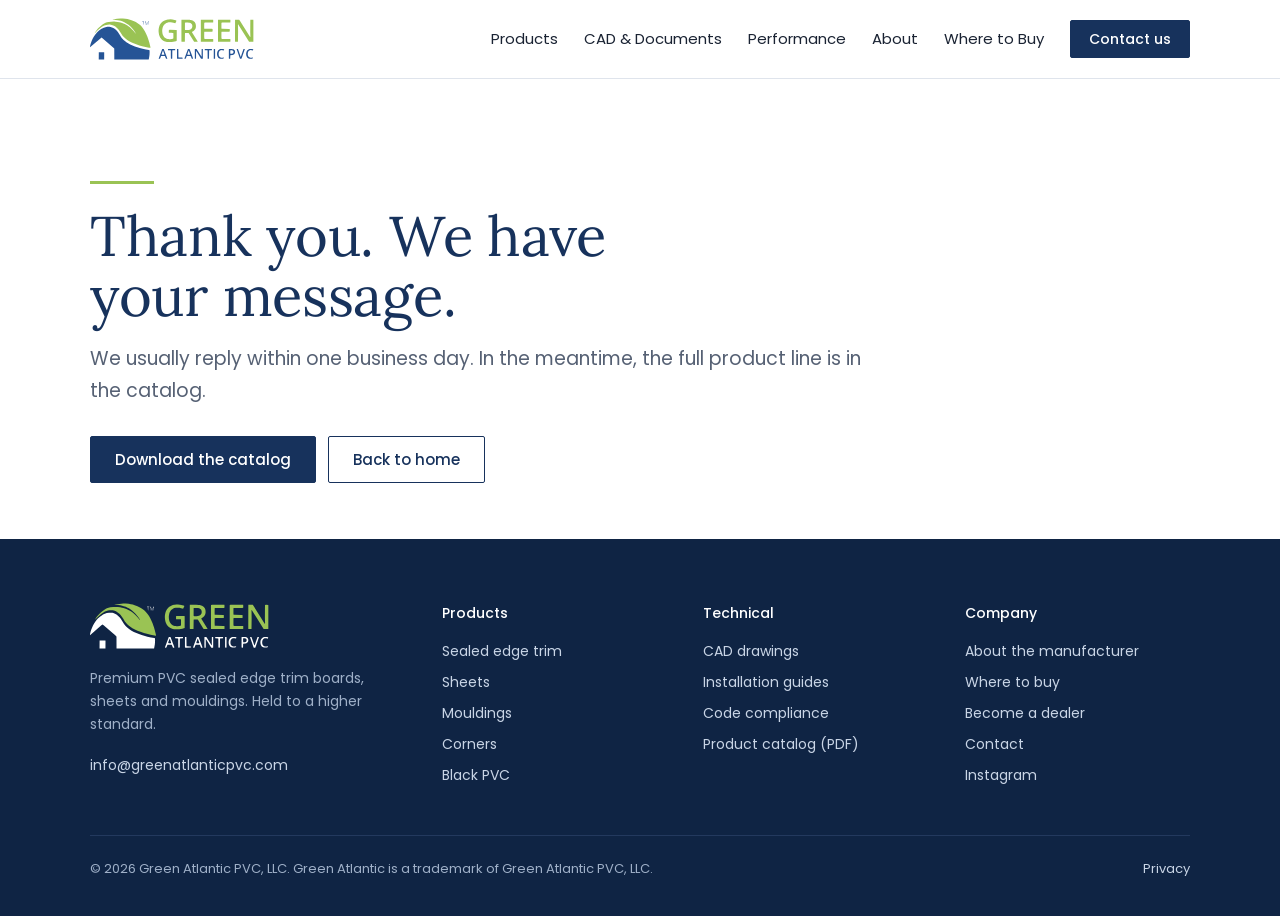
<file: thanks.html>
<!doctype html>
<html lang="en">
<head>
<meta charset="utf-8">
<meta name="viewport" content="width=device-width, initial-scale=1, viewport-fit=cover">
<title>Thank you | Green Atlantic PVC</title>
<meta name="description" content="Message received.">
<meta property="og:title" content="Thank you | Green Atlantic PVC">
<meta property="og:description" content="Message received.">
<meta property="og:image" content="https://greenatlanticpvc.com/img/farmhouse.jpg">
<meta name="theme-color" content="#17325C">
<link rel="icon" href="/img/favicon.svg" type="image/svg+xml">
<link rel="preconnect" href="https://fonts.googleapis.com"><link rel="preconnect" href="https://fonts.gstatic.com" crossorigin>
<link href="https://fonts.googleapis.com/css2?family=Lora:ital@0;1&family=Poppins:wght@300;400;500&display=swap" rel="stylesheet">
<link rel="stylesheet" href="/styles.css">
</head>
<body>
<a class="skip" href="#main">Skip to content</a>
<header class="hdr"><div class="wrap">
<a class="brand" href="/" aria-label="Green Atlantic PVC home"><img src="/img/logo.svg" alt="Green Atlantic PVC" width="164" height="42"></a>
<button class="menu-btn" type="button" aria-expanded="false" aria-controls="nav">Menu</button>
<nav class="nav" id="nav" aria-label="Main"><a href="/products.html">Products</a><a href="/cad.html">CAD &amp; Documents</a><a href="/performance.html">Performance</a><a href="/about.html">About</a><a href="/dealers.html">Where to Buy</a><a class="btn" href="/contact.html">Contact us</a></nav>
</div></header>
<main id="main">
<section class="ph-head" style="border:0"><div class="wrap"><span class="rule"></span><h1>Thank you. We have your message.</h1><p class="lede">We usually reply within one business day. In the meantime, the full product line is in the catalog.</p><div class="btns"><a class="btn" href="/docs/green-atlantic-catalog.pdf">Download the catalog</a><a class="btn ghost" href="/">Back to home</a></div></div></section>
</main>
<footer class="ftr"><div class="wrap">
<div class="cols">
<div><img src="/img/logo-reverse.svg" alt="Green Atlantic PVC" width="180" height="46"><p>Premium PVC sealed edge trim boards, sheets and mouldings. Held to a higher standard.</p><a href="mailto:info@greenatlanticpvc.com">info@greenatlanticpvc.com</a></div>
<div><h4>Products</h4><a href="/products.html#trim">Sealed edge trim</a><a href="/products.html#sheets">Sheets</a><a href="/products.html#mouldings">Mouldings</a><a href="/products.html#corners">Corners</a><a href="/products.html#black">Black PVC</a></div>
<div><h4>Technical</h4><a href="/cad.html">CAD drawings</a><a href="/cad.html#documents">Installation guides</a><a href="/performance.html">Code compliance</a><a href="/docs/green-atlantic-catalog.pdf">Product catalog (PDF)</a></div>
<div><h4>Company</h4><a href="/about.html">About the manufacturer</a><a href="/dealers.html">Where to buy</a><a href="/dealers.html#become">Become a dealer</a><a href="/contact.html">Contact</a><a href="https://www.instagram.com/greenatlanticpvc/" rel="noopener">Instagram</a></div>
</div>
<div class="base"><span>&copy; <span class="yr">2026</span> Green Atlantic PVC, LLC. Green Atlantic is a trademark of Green Atlantic PVC, LLC.</span><span><a href="/privacy.html">Privacy</a></span></div>
</div></footer>
<script src="/js/site.js"></script>
</body>
</html>
</file>
<file: styles.css>
/* Green Atlantic PVC — site styles. Palette and type follow the printed catalog. */
:root{
  --navy:#17325C; --navy-2:#0F2444; --blue:#255496; --leaf:#9AC354; --leaf-ink:#5E8A24;
  --ink:#1A2333; --slate:#566174; --line:#DFE4EC; --mist:#F2F5F9; --white:#FFFFFF;
  --serif:"Lora",Georgia,"Times New Roman",serif; --sans:"Poppins",system-ui,-apple-system,"Segoe UI",sans-serif;
  --wrap:1180px; --gut:clamp(20px,4vw,40px);
}
*{box-sizing:border-box}
html{scroll-behavior:smooth;-webkit-text-size-adjust:100%}
@media (prefers-reduced-motion:reduce){html{scroll-behavior:auto}*{animation:none!important;transition:none!important}}
body{margin:0;font:400 16px/1.65 var(--sans);color:var(--ink);background:var(--white);-webkit-font-smoothing:antialiased}
img{max-width:100%;height:auto;display:block}
a{color:var(--blue);text-decoration-thickness:1px;text-underline-offset:3px}
a:hover{color:var(--navy)}
:focus-visible{outline:2px solid var(--leaf);outline-offset:3px}
.wrap{max-width:var(--wrap);margin:0 auto;padding:0 var(--gut)}
h1,h2,h3{font-family:var(--serif);font-weight:400;color:var(--navy);letter-spacing:-.005em;margin:0}
h1{font-size:clamp(38px,5.4vw,66px);line-height:1.06}
h2{font-size:clamp(30px,3.6vw,44px);line-height:1.12}
h3{font-family:var(--sans);font-weight:500;font-size:19px;line-height:1.35;color:var(--navy)}
p{margin:0 0 1em;max-width:66ch}
.lede{font-size:clamp(17px,1.5vw,19px);color:var(--slate);line-height:1.7}
.rule{display:block;width:64px;height:3px;background:var(--leaf);margin:0 0 22px}
.kicker{font-size:13px;font-weight:500;color:var(--leaf-ink);margin:0 0 10px;letter-spacing:.02em}
.sec{padding:clamp(64px,9vw,120px) 0}
.sec.tight{padding:clamp(48px,6vw,80px) 0}
.mist{background:var(--mist)}
.navy{background:var(--navy);color:#D9E2EF}
.navy h2,.navy h3{color:#fff}
.navy .lede{color:#B9C7DB}
.btn{display:inline-flex;align-items:center;gap:8px;font:500 15px/1 var(--sans);padding:15px 24px;border-radius:2px;text-decoration:none;border:1.5px solid var(--navy);background:var(--navy);color:#fff;cursor:pointer}
.btn:hover{background:var(--navy-2);color:#fff}
.btn.ghost{background:transparent;color:var(--navy)}
.btn.ghost:hover{background:var(--navy);color:#fff}
.btn.light{background:#fff;color:var(--navy);border-color:#fff}
.btn.light:hover{background:transparent;color:#fff}
.btns{display:flex;flex-wrap:wrap;gap:12px;margin-top:28px}

/* header */
.hdr{position:sticky;top:0;z-index:50;background:rgba(255,255,255,.96);backdrop-filter:saturate(1.4) blur(8px);border-bottom:1px solid var(--line)}
.hdr .wrap{display:flex;align-items:center;gap:28px;height:78px}
.brand img{height:42px;width:auto}
.nav{display:flex;gap:26px;margin-left:auto;align-items:center}
.nav a{color:var(--ink);text-decoration:none;font-size:15px}
.nav a:hover,.nav a[aria-current=page]{color:var(--blue)}
.nav a[aria-current=page]{box-shadow:inset 0 -2px 0 var(--leaf)}
.nav .btn{padding:11px 18px;font-size:14px;color:#fff}
.menu-btn{display:none;margin-left:auto;background:none;border:1px solid var(--line);padding:10px 14px;font:500 14px var(--sans);color:var(--navy);border-radius:2px}
@media (max-width:980px){
  .menu-btn{display:block}
  .nav{display:none;position:absolute;left:0;right:0;top:78px;background:#fff;flex-direction:column;align-items:stretch;gap:0;padding:8px var(--gut) 20px;border-bottom:1px solid var(--line)}
  .nav.open{display:flex}
  .nav a{padding:13px 0;border-bottom:1px solid var(--line)}
  .nav .btn{margin-top:14px;justify-content:center;padding:15px}
}

/* hero */
.hero{position:relative;min-height:min(88vh,820px);display:flex;align-items:flex-end;color:#fff;overflow:hidden}
.hero img.bg{position:absolute;inset:0;width:100%;height:100%;object-fit:cover;object-position:62% 35%}
.hero::after{content:"";position:absolute;inset:0;background:linear-gradient(90deg,rgba(15,36,68,.78) 0%,rgba(15,36,68,.45) 45%,rgba(15,36,68,0) 75%),linear-gradient(180deg,rgba(15,36,68,0) 45%,rgba(15,36,68,.75))}
.hero .wrap{position:relative;z-index:1;padding-bottom:clamp(48px,7vw,88px);width:100%}
.hero h1{color:#fff;max-width:15ch}
.hero p{color:#DCE5F1;font-size:clamp(17px,1.6vw,20px);max-width:52ch;margin-top:20px}
.hero .tag{font-family:var(--serif);font-style:italic;font-size:19px;color:#fff;margin:0 0 18px;display:flex;align-items:center;gap:14px}
.hero .tag::before{content:"";width:40px;height:3px;background:var(--leaf)}

/* proof strip */
.proof{border-bottom:1px solid var(--line)}
.proof .wrap{display:grid;grid-template-columns:repeat(4,1fr)}
.proof .wrap>div{padding:26px 22px 24px 0;border-right:1px solid var(--line)}
.proof .wrap>div+div{padding-left:22px}
.proof .wrap>div:last-child{border-right:0}
.proof b{display:block;font:400 30px/1.1 var(--serif);color:var(--navy)}
.proof span{font-size:14px;color:var(--slate)}
@media (max-width:800px){.proof .wrap{grid-template-columns:1fr 1fr}.proof b{font-size:24px}.proof .wrap>div:nth-child(2){border-right:0}.proof .wrap>div:nth-child(n+3){border-top:1px solid var(--line)}.proof .wrap>div:nth-child(3){padding-left:0}}

/* two column */
.split{display:grid;grid-template-columns:1fr 1fr;gap:clamp(32px,6vw,88px);align-items:center}
.split.wide-img{grid-template-columns:.9fr 1.1fr}
.split img{width:100%;object-fit:cover}
@media (max-width:860px){.split,.split.wide-img{grid-template-columns:1fr}}

/* lengths — the four numbers */
.lengths{display:grid;grid-template-columns:repeat(4,1fr);gap:0;margin-top:48px;border-top:1px solid var(--line)}
.lengths div{padding:28px 24px 8px 0}
.lengths div+div{padding-left:24px;border-left:1px solid var(--line)}
.lengths b{display:block;font:400 clamp(44px,5vw,64px)/1 var(--serif);color:var(--navy)}
.lengths p{font-size:15px;color:var(--slate);margin-top:14px}
@media (max-width:860px){.lengths{grid-template-columns:1fr 1fr}.lengths div:nth-child(3){padding-left:0;border-left:0}.lengths div:nth-child(n+3){border-top:1px solid var(--line)}}

/* the profile board — the signature element */
.board{background:var(--mist);border:1px solid var(--line);padding:clamp(24px,4vw,48px);margin-top:44px;position:relative}
.board-grid{display:flex;flex-wrap:wrap;align-items:flex-end;gap:34px 30px}
.board figure{margin:0;display:flex;flex-direction:column;align-items:flex-start;text-decoration:none}
.board figure img{display:block}
.board figcaption{margin-top:9px;font-size:12.5px;line-height:1.3;color:var(--slate)}
.board figcaption b{display:block;color:var(--navy);font-weight:500;font-size:13px}
.board .scale{position:absolute;right:clamp(24px,4vw,48px);top:clamp(16px,2.5vw,26px);font-size:12.5px;color:var(--slate);display:flex;align-items:center;gap:8px}
.board .scale i{display:inline-block;height:6px;border:1px solid var(--navy);border-top:0}
@media (max-width:600px){.board .scale{position:static;margin-bottom:18px}}

/* product family tiles */
.fam{display:grid;grid-template-columns:repeat(4,1fr);gap:2px;margin-top:44px;background:var(--line);border:1px solid var(--line)}
.fam a{background:#fff;text-decoration:none;color:var(--ink);display:flex;flex-direction:column}
.fam .ph{aspect-ratio:4/3;overflow:hidden;background:var(--mist)}
.fam .ph img{width:100%;height:100%;object-fit:cover;transition:transform .5s ease}
.fam .ph img.cut{object-fit:contain;background:#fff;padding:12px}
.fam a:hover .ph img{transform:scale(1.03)}
.fam .tx{padding:18px 20px 22px}
.fam h3{font-size:17px}
.fam p{font-size:14px;color:var(--slate);margin:6px 0 0}
@media (max-width:980px){.fam{grid-template-columns:repeat(2,1fr)}}
@media (max-width:520px){.fam{grid-template-columns:1fr}}

/* anatomy */
.anat{position:relative;margin-top:40px}
.anat img{width:100%}
.anat button{position:absolute;transform:translate(-50%,-50%);width:26px;height:26px;border-radius:50%;border:2px solid #fff;background:var(--leaf);box-shadow:0 0 0 5px rgba(154,195,84,.35);cursor:pointer;padding:0}
.anat button[aria-expanded=true]{background:var(--navy)}
.anat .tip{position:absolute;transform:translate(-50%,calc(-100% - 22px));background:#fff;color:var(--ink);padding:12px 14px;width:220px;font-size:13.5px;line-height:1.45;box-shadow:0 10px 30px rgba(15,36,68,.25);pointer-events:none}
.anat .tip b{display:block;color:var(--navy);font-weight:500;font-size:14.5px}
.anat-list{display:none}
@media (max-width:700px){.anat button,.anat .tip{display:none}.anat-list{display:grid;grid-template-columns:1fr 1fr;gap:14px 20px;margin-top:20px;font-size:14px}.anat-list b{display:block;color:var(--navy);font-weight:500}}

/* firsts */
.firsts{display:grid;grid-template-columns:repeat(4,1fr);gap:clamp(20px,3vw,36px);margin-top:44px}
.firsts img{aspect-ratio:1/1;object-fit:contain;background:#fff;border:1px solid var(--line);padding:18px;width:100%}
.firsts h3{margin-top:18px}
.firsts p{font-size:14.5px;color:var(--slate);margin-top:8px}
@media (max-width:900px){.firsts{grid-template-columns:1fr 1fr}}

/* black feature */
.black-band{background:#14181E;color:#C9CED6}
.black-band h2{color:#fff}
.black-band .lede{color:#AEB5BF}
.black-band .rule{background:var(--leaf)}
.black-band img{width:100%;height:clamp(280px,34vw,440px);object-fit:cover}

/* cta band */
.cta-band{background:var(--navy);color:#C8D4E5}
.cta-band .wrap{display:flex;align-items:center;justify-content:space-between;gap:30px;flex-wrap:wrap}
.cta-band h2{color:#fff;max-width:20ch}

/* page header */
.ph-head{padding:clamp(56px,8vw,104px) 0 clamp(36px,5vw,56px);border-bottom:1px solid var(--line)}
.ph-head h1{font-size:clamp(36px,4.6vw,56px);max-width:18ch}
.ph-head .lede{margin-top:18px}

/* products page */
.subnav{position:sticky;top:78px;z-index:40;background:#fff;border-bottom:1px solid var(--line);overflow-x:auto;-webkit-overflow-scrolling:touch}
.subnav .wrap{display:flex;gap:24px;white-space:nowrap}
.subnav a{display:inline-block;padding:15px 0;font-size:14px;color:var(--slate);text-decoration:none}
.subnav a:hover{color:var(--navy)}
.prod{padding:clamp(56px,7vw,96px) 0;border-bottom:1px solid var(--line);scroll-margin-top:130px}
.prod-head{display:grid;grid-template-columns:1.05fr .95fr;gap:clamp(28px,5vw,72px);align-items:start;margin-bottom:36px}
.prod-head img{width:100%;max-height:380px;object-fit:cover}
.prod-head img.cut{object-fit:contain;background:#fff}
@media (max-width:860px){.prod-head{grid-template-columns:1fr}}
.note{border-left:3px solid var(--leaf);background:var(--mist);padding:16px 20px;margin:22px 0 0;font-size:15px;max-width:none}
.note b{color:var(--navy);font-weight:500}
.tbl-wrap{overflow-x:auto;-webkit-overflow-scrolling:touch}
table{border-collapse:collapse;width:100%;font-size:15px}
th{text-align:left;font-weight:500;font-size:13px;color:var(--blue);padding:10px 14px;border-bottom:2px solid var(--leaf);white-space:nowrap}
td{padding:11px 14px;border-bottom:1px solid var(--line);vertical-align:middle}
tbody tr:nth-child(odd) td{background:#F7F9FB}
td.num{white-space:nowrap}
td b{font-weight:500;color:var(--navy)}
td.pcell{text-align:center;padding-top:14px;padding-bottom:14px}
td img.prof{display:inline-block;max-width:none;height:auto}
.tables{display:grid;grid-template-columns:1fr 1fr;gap:32px}
@media (max-width:860px){.tables{grid-template-columns:1fr}}
.cols3{display:grid;grid-template-columns:repeat(3,1fr);gap:28px;margin-top:36px}
.cols3 img{width:100%;aspect-ratio:4/3;object-fit:contain;background:#fff;border:1px solid var(--line);padding:10px}
.cols3 h3{font-size:16px;margin-top:12px}
@media (max-width:760px){.cols3{grid-template-columns:1fr}}

/* CAD library */
.cad-tools{display:flex;flex-wrap:wrap;gap:12px;align-items:center;margin:0 0 28px}
.cad-tools input{flex:1 1 280px;font:400 16px var(--sans);padding:14px 16px;border:1px solid #C9D2DE;border-radius:2px;color:var(--ink)}
.chips{display:flex;flex-wrap:wrap;gap:8px}
.chips button{font:400 14px var(--sans);padding:9px 14px;border:1px solid var(--line);background:#fff;color:var(--slate);border-radius:20px;cursor:pointer}
.chips button[aria-pressed=true]{background:var(--navy);border-color:var(--navy);color:#fff}
.cad-count{font-size:14px;color:var(--slate);margin:0 0 16px}
.cad{display:grid;grid-template-columns:repeat(auto-fill,minmax(212px,1fr));gap:18px}
.cad a{display:flex;flex-direction:column;border:1px solid var(--line);background:#fff;text-decoration:none;color:var(--ink)}
.cad a:hover{border-color:var(--blue)}
.cad .pv{height:150px;display:flex;align-items:center;justify-content:center;padding:18px;background:var(--mist);border-bottom:1px solid var(--line)}
.cad .pv img,.cad .pv svg{max-width:100%;max-height:112px;width:auto;height:auto}
.cad .pv svg{width:100%}
.cad .pv img.photo{max-height:118px;object-fit:contain;mix-blend-mode:multiply}
.cad .pv img.dwg{max-height:120px;background:#fff;border:1px solid var(--line)}
.pdf-tile{display:flex;flex-direction:column;align-items:center;gap:8px;font-size:12.5px;color:var(--slate)}
.pdf-tile svg{width:34px!important;height:auto}
.cad .t{padding:13px 14px 15px;display:flex;flex-direction:column;gap:2px;flex:1}
.cad .t b{font-weight:500;color:var(--navy);font-size:15px;line-height:1.3}
.cad .t span{font-size:13px;color:var(--slate)}
.cad .t em{font-style:normal;font-size:12.5px;color:var(--blue);margin-top:auto;padding-top:8px}
.cad-empty{padding:40px;text-align:center;border:1px dashed var(--line);color:var(--slate)}
.docs{display:grid;grid-template-columns:repeat(2,1fr);gap:0;border-top:1px solid var(--line)}
.docs a{display:block;padding:20px 20px 20px 0;border-bottom:1px solid var(--line);text-decoration:none;color:var(--ink)}
.docs a:nth-child(odd){border-right:1px solid var(--line)}
.docs a:nth-child(even){padding-left:24px}
.docs b{display:block;font-weight:500;color:var(--navy)}
.docs span{font-size:14px;color:var(--slate)}
@media (max-width:760px){.docs{grid-template-columns:1fr}.docs a:nth-child(odd){border-right:0}.docs a:nth-child(even){padding-left:0}}

/* performance */
.ccrr{display:grid;grid-template-columns:auto 1fr;gap:clamp(24px,5vw,64px);align-items:center;background:var(--navy);color:#C8D4E5;padding:clamp(28px,4vw,48px)}
.ccrr b{display:block;font:400 clamp(40px,5vw,60px)/1 var(--sans);color:#fff;letter-spacing:.01em;font-weight:300}
.ccrr small{display:block;font-size:13px;color:#9FB2CC;margin-bottom:8px}
@media (max-width:700px){.ccrr{grid-template-columns:1fr}}
.checks{list-style:none;padding:0;margin:0;columns:2;column-gap:40px}
.checks li{padding:9px 0 9px 26px;position:relative;break-inside:avoid;border-bottom:1px solid var(--line)}
.checks li::before{content:"";position:absolute;left:0;top:17px;width:10px;height:10px;border-radius:50%;background:var(--leaf)}
@media (max-width:640px){.checks{columns:1}}
.howto{display:grid;grid-template-columns:1fr 1fr;gap:28px 56px;margin-top:40px}
.howto h3{font-size:17px;margin-bottom:8px}
.howto p{font-size:15px;color:var(--slate)}
@media (max-width:760px){.howto{grid-template-columns:1fr}}

/* forms */
.form{display:grid;grid-template-columns:1fr 1fr;gap:16px 20px}
.form .full{grid-column:1/-1}
.form label{display:block;font-size:14px;font-weight:500;color:var(--navy);margin-bottom:6px}
.form input,.form select,.form textarea{width:100%;font:400 16px var(--sans);padding:13px 14px;border:1px solid #C9D2DE;border-radius:2px;background:#fff;color:var(--ink)}
.form textarea{min-height:130px;resize:vertical}
.form .hp{display:none}
@media (max-width:640px){.form{grid-template-columns:1fr}}

/* footer */
.ftr{background:var(--navy-2);color:#9FB0C8;padding:64px 0 36px;font-size:14px}
.ftr .cols{display:grid;grid-template-columns:1.4fr 1fr 1fr 1fr;gap:36px}
.ftr img{height:46px;width:auto;margin-bottom:18px}
.ftr h4{font:500 14px var(--sans);color:#fff;margin:0 0 12px}
.ftr a{color:#C9D5E6;text-decoration:none;display:block;padding:4px 0}
.ftr a:hover{color:#fff}
.ftr .base{border-top:1px solid #23395E;margin-top:44px;padding-top:22px;display:flex;justify-content:space-between;gap:20px;flex-wrap:wrap;font-size:13px}
.ftr .base a{display:inline}
@media (max-width:860px){.ftr .cols{grid-template-columns:1fr 1fr}}
.skip{position:absolute;left:-999px;top:8px;background:#fff;padding:10px 14px;z-index:99}
.skip:focus{left:8px}

/* dealer listing */
.dealer{margin-top:28px;border:1px solid var(--line);border-top:3px solid var(--leaf);background:#fff;display:grid;grid-template-columns:1.1fr 2fr;gap:clamp(20px,3vw,44px);padding:clamp(22px,3vw,36px)}
.dealer h3{font-family:var(--serif);font-size:clamp(26px,2.6vw,34px);font-weight:400;color:var(--navy);margin:0 0 10px}
.dealer-name p{color:var(--slate);margin:0}
.dealer-locs{display:grid;grid-template-columns:repeat(3,1fr);gap:20px}
.dealer-locs h4{font-size:13px;letter-spacing:.06em;text-transform:uppercase;color:var(--blue);margin:0 0 8px;font-weight:500}
.dealer-locs p{margin:0 0 8px;line-height:1.55}
.dealer-locs a{color:var(--blue)}
@media (max-width:860px){.dealer{grid-template-columns:1fr}.dealer-locs{grid-template-columns:1fr 1fr}}
@media (max-width:520px){.dealer-locs{grid-template-columns:1fr}}
</file>
